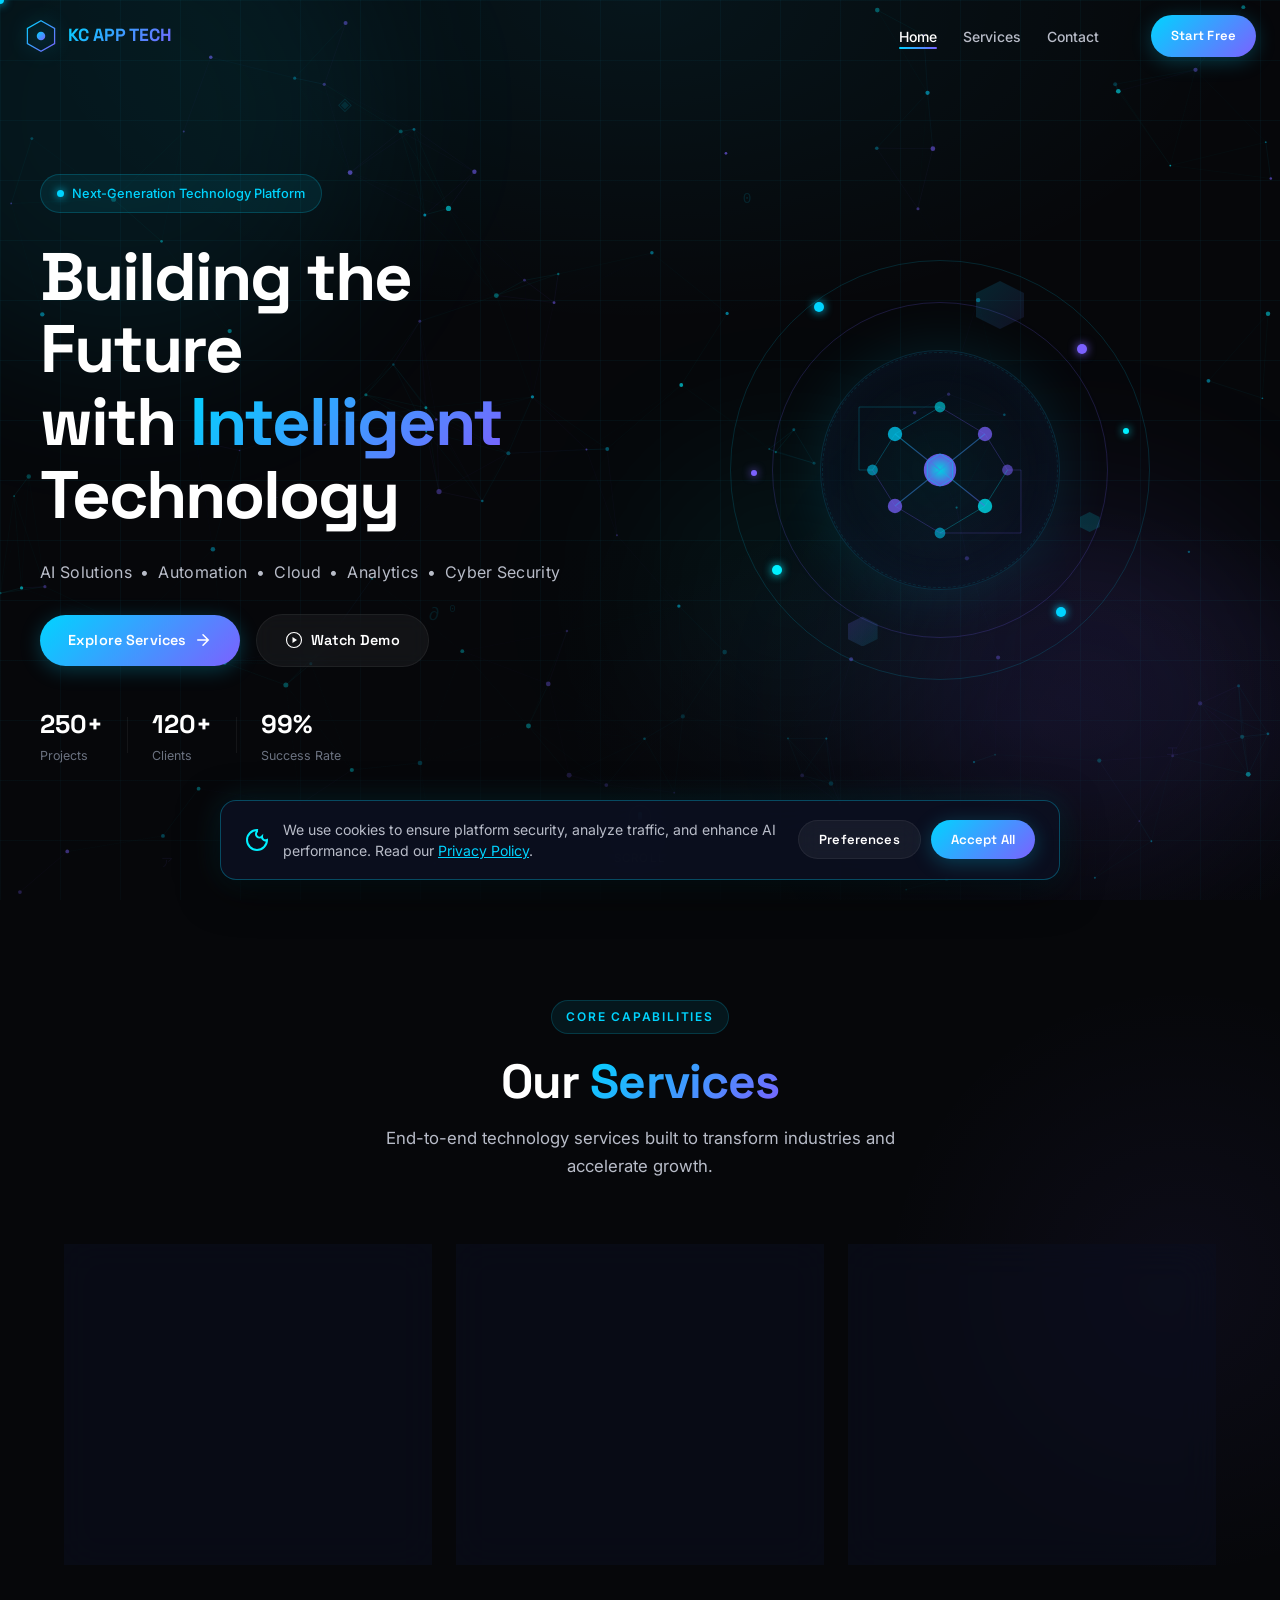
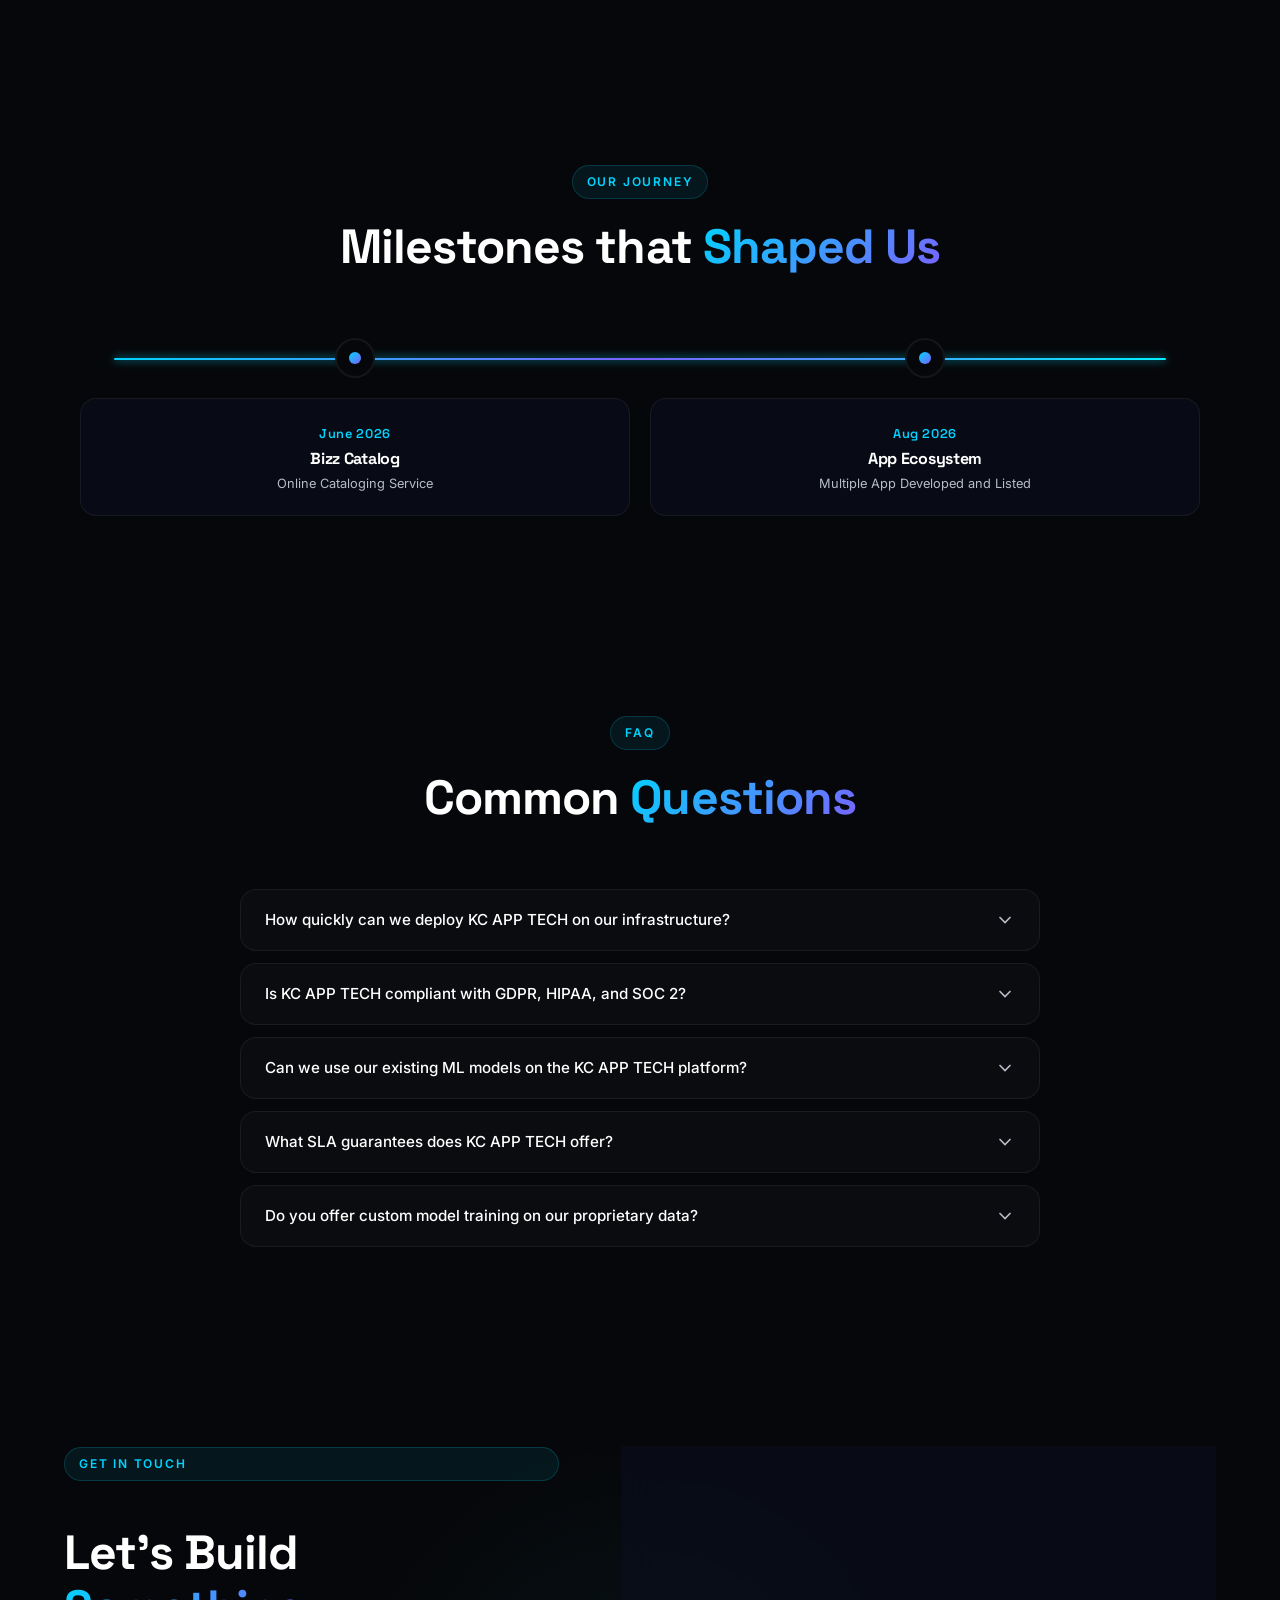
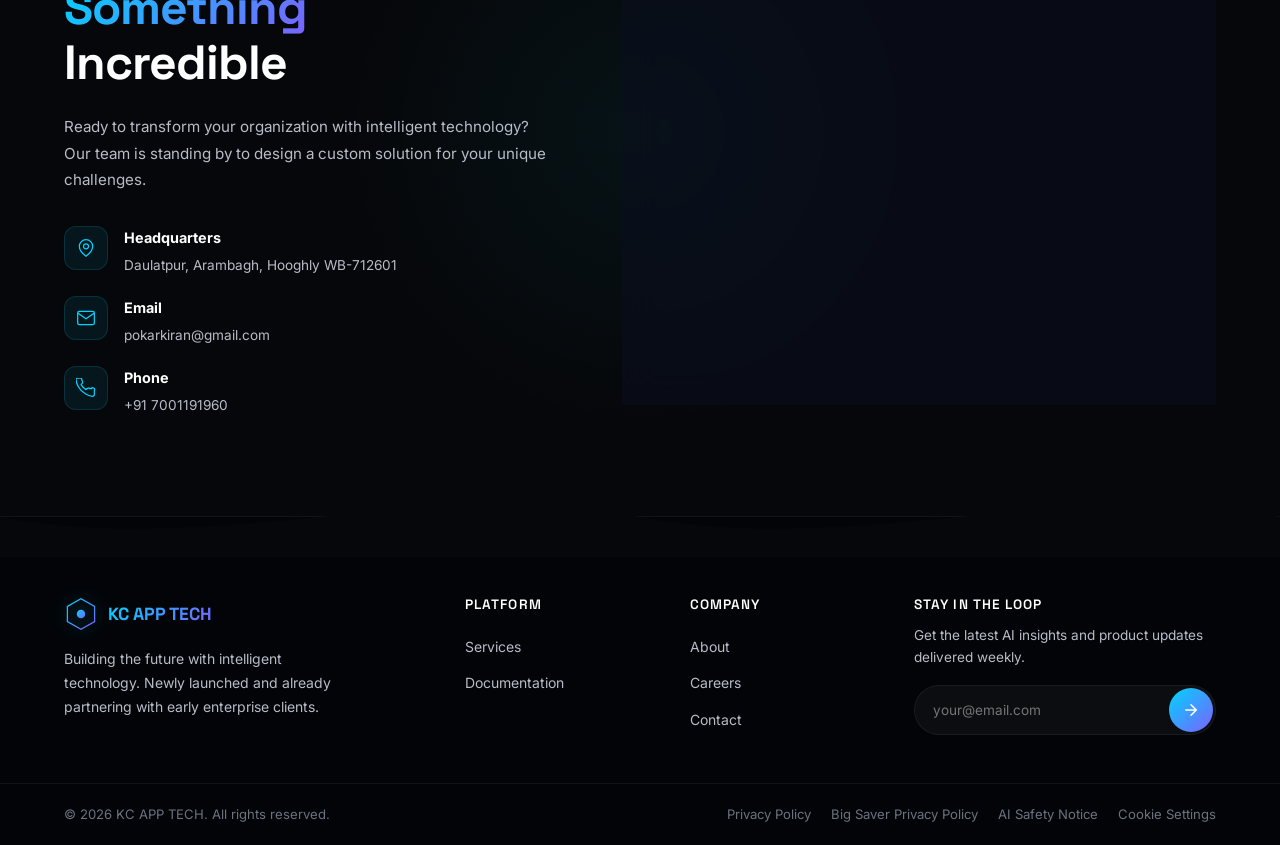
<file: index.html>
<!DOCTYPE html>
<html lang="en">

<head>
  <meta charset="UTF-8" />
  <meta name="viewport" content="width=device-width, initial-scale=1.0" />
  <meta name="description"
    content="KC APP TECH – Building the Future with Intelligent Technology. AI Solutions, Automation, Cloud, Analytics &amp; Cyber Security." />
  <meta name="theme-color" content="#06070A" />
  <title>KC APP TECH – Intelligent Technology Platform</title>

  <!-- Google Fonts -->
  <link rel="preconnect" href="https://fonts.googleapis.com" />
  <link rel="preconnect" href="https://fonts.gstatic.com" crossorigin />
  <link
    href="https://fonts.googleapis.com/css2?family=Space+Grotesk:wght@300;400;500;600;700&family=Inter:wght@300;400;500;600;700&display=swap"
    rel="stylesheet" />

  <!-- Main CSS -->
  <link rel="stylesheet" href="css/style.css" />
</head>

<body>

  <!-- ═══════════════════════════════════════════
       LOADING SCREEN
  ═══════════════════════════════════════════ -->
  <div id="loader" role="status" aria-label="Loading KC APP TECH">
    <div class="loader-inner">
      <div class="loader-logo">
        <svg viewBox="0 0 80 80" fill="none" xmlns="http://www.w3.org/2000/svg" aria-hidden="true">
          <path class="logo-path" d="M40 4 L72 22 L72 58 L40 76 L8 58 L8 22 Z" stroke="url(#lg1)" stroke-width="2"
            fill="none" />
          <path class="logo-path-inner" d="M40 16 L62 28 L62 52 L40 64 L18 52 L18 28 Z" stroke="url(#lg2)"
            stroke-width="1.5" fill="none" opacity="0.6" />
          <circle cx="40" cy="40" r="8" fill="url(#lg1)" opacity="0.9" />
          <defs>
            <linearGradient id="lg1" x1="0%" y1="0%" x2="100%" y2="100%">
              <stop offset="0%" stop-color="#00D4FF" />
              <stop offset="100%" stop-color="#7B61FF" />
            </linearGradient>
            <linearGradient id="lg2" x1="0%" y1="0%" x2="100%" y2="100%">
              <stop offset="0%" stop-color="#7B61FF" />
              <stop offset="100%" stop-color="#00F0FF" />
            </linearGradient>
          </defs>
        </svg>
        <span class="loader-brand">KC APP TECH</span>
      </div>
      <div class="loader-bar-wrap" role="progressbar" aria-valuenow="0" aria-valuemin="0" aria-valuemax="100">
        <div class="loader-bar" id="loaderBar"></div>
      </div>
      <p class="loader-text">Initializing Systems<span class="dots">...</span></p>
    </div>
  </div>

  <!-- ═══════════════════════════════════════════
       CURSOR EFFECTS
  ═══════════════════════════════════════════ -->
  <div class="cursor-dot" id="cursorDot" aria-hidden="true"></div>
  <div class="cursor-ring" id="cursorRing" aria-hidden="true"></div>

  <!-- ═══════════════════════════════════════════
       NAVIGATION
  ═══════════════════════════════════════════ -->
  <nav class="navbar" id="navbar" role="navigation" aria-label="Main navigation">
    <div class="nav-container">
      <a href="#home" class="nav-logo" aria-label="KC APP TECH Home">
        <svg viewBox="0 0 40 40" fill="none" aria-hidden="true">
          <path d="M20 2 L36 11 L36 29 L20 38 L4 29 L4 11 Z" stroke="url(#navLg)" stroke-width="1.5" fill="none" />
          <circle cx="20" cy="20" r="5" fill="url(#navLg)" />
          <defs>
            <linearGradient id="navLg" x1="0%" y1="0%" x2="100%" y2="100%">
              <stop offset="0%" stop-color="#00D4FF" />
              <stop offset="100%" stop-color="#7B61FF" />
            </linearGradient>
          </defs>
        </svg>
        <span>KC APP TECH</span>
      </a>

      <button class="nav-toggle" id="navToggle" aria-label="Toggle navigation menu" aria-expanded="false"
        aria-controls="navMenu">
        <span></span><span></span><span></span>
      </button>

      <ul class="nav-menu" id="navMenu" role="menubar">
        <li role="none"><a href="#home" role="menuitem" class="nav-link active">Home</a></li>
        <li role="none"><a href="#services" role="menuitem" class="nav-link">Services</a></li>
        <li role="none"><a href="#contact" role="menuitem" class="nav-link">Contact</a></li>
      </ul>

      <a href="#contact" class="btn btn-primary btn-sm nav-cta magnetic-btn" id="navCta">
        <span>Start Free</span>
        <div class="btn-glow"></div>
      </a>
    </div>
  </nav>

  <!-- ═══════════════════════════════════════════
       HERO SECTION
  ═══════════════════════════════════════════ -->
  <section class="hero" id="home" aria-label="Hero – Building the Future">
    <canvas class="hero-canvas" id="heroCanvas" aria-hidden="true"></canvas>

    <!-- Background layers -->
    <div class="hero-grid" aria-hidden="true"></div>
    <div class="hero-fog" aria-hidden="true"></div>
    <div class="hero-orb orb-1" aria-hidden="true"></div>
    <div class="hero-orb orb-2" aria-hidden="true"></div>
    <div class="hero-orb orb-3" aria-hidden="true"></div>

    <div class="hero-content reveal-up">
      <div class="hero-badge">
        <span class="badge-dot"></span>
        <span>Next-Generation Technology Platform</span>
      </div>

      <h1 class="hero-headline">
        Building the Future<br />
        with <span class="gradient-text">Intelligent</span><br />
        Technology
      </h1>

      <p class="hero-sub">
        AI Solutions &nbsp;•&nbsp; Automation &nbsp;•&nbsp; Cloud &nbsp;•&nbsp; Analytics &nbsp;•&nbsp; Cyber Security
      </p>

      <div class="hero-actions">
        <a href="#services" class="btn btn-primary magnetic-btn" aria-label="Explore Services">
          <span>Explore Services</span>
          <svg viewBox="0 0 24 24" fill="none" aria-hidden="true">
            <path d="M5 12h14M12 5l7 7-7 7" stroke="currentColor" stroke-width="2" stroke-linecap="round" />
          </svg>
          <div class="btn-glow"></div>
          <div class="btn-ripple" aria-hidden="true"></div>
        </a>
        <a href="#demo" class="btn btn-ghost magnetic-btn" aria-label="Watch Demo">
          <svg viewBox="0 0 24 24" fill="none" aria-hidden="true">
            <circle cx="12" cy="12" r="10" stroke="currentColor" stroke-width="1.5" />
            <path d="M10 8l6 4-6 4V8z" fill="currentColor" />
          </svg>
          <span>Watch Demo</span>
        </a>
      </div>

      <div class="hero-stats" aria-label="Key statistics">
        <div class="hero-stat">
          <strong>250+</strong><span>Projects</span>
        </div>
        <div class="hero-stat-divider" aria-hidden="true"></div>
        <div class="hero-stat">
          <strong>120+</strong><span>Clients</span>
        </div>
        <div class="hero-stat-divider" aria-hidden="true"></div>
        <div class="hero-stat">
          <strong>99%</strong><span>Success Rate</span>
        </div>
      </div>
    </div>

    <!-- Futuristic Illustration -->
    <div class="hero-illustration reveal-right" aria-hidden="true">
      <div class="illus-sphere">
        <div class="illus-ring ring-1"></div>
        <div class="illus-ring ring-2"></div>
        <div class="illus-ring ring-3"></div>
        <div class="illus-core">
          <svg viewBox="0 0 200 200" xmlns="http://www.w3.org/2000/svg">
            <!-- Neural network nodes -->
            <g opacity="0.9">
              <circle cx="100" cy="100" r="18" fill="url(#brain)" opacity="0.95" />
              <!-- Layer 1 -->
              <circle cx="50" cy="60" r="8" fill="#00D4FF" opacity="0.8" />
              <circle cx="150" cy="60" r="8" fill="#7B61FF" opacity="0.8" />
              <circle cx="50" cy="140" r="8" fill="#7B61FF" opacity="0.8" />
              <circle cx="150" cy="140" r="8" fill="#00F0FF" opacity="0.8" />
              <!-- Layer 2 -->
              <circle cx="25" cy="100" r="6" fill="#00D4FF" opacity="0.6" />
              <circle cx="175" cy="100" r="6" fill="#7B61FF" opacity="0.6" />
              <circle cx="100" cy="30" r="6" fill="#00F0FF" opacity="0.6" />
              <circle cx="100" cy="170" r="6" fill="#00D4FF" opacity="0.6" />
              <!-- Connections -->
              <line x1="100" y1="100" x2="50" y2="60" stroke="url(#conn)" stroke-width="1.2" opacity="0.5" />
              <line x1="100" y1="100" x2="150" y2="60" stroke="url(#conn)" stroke-width="1.2" opacity="0.5" />
              <line x1="100" y1="100" x2="50" y2="140" stroke="url(#conn)" stroke-width="1.2" opacity="0.5" />
              <line x1="100" y1="100" x2="150" y2="140" stroke="url(#conn)" stroke-width="1.2" opacity="0.5" />
              <line x1="50" y1="60" x2="25" y2="100" stroke="#00D4FF" stroke-width="0.8" opacity="0.4" />
              <line x1="50" y1="60" x2="100" y2="30" stroke="#00D4FF" stroke-width="0.8" opacity="0.4" />
              <line x1="150" y1="60" x2="175" y2="100" stroke="#7B61FF" stroke-width="0.8" opacity="0.4" />
              <line x1="150" y1="60" x2="100" y2="30" stroke="#7B61FF" stroke-width="0.8" opacity="0.4" />
              <line x1="50" y1="140" x2="25" y2="100" stroke="#7B61FF" stroke-width="0.8" opacity="0.4" />
              <line x1="50" y1="140" x2="100" y2="170" stroke="#7B61FF" stroke-width="0.8" opacity="0.4" />
              <line x1="150" y1="140" x2="175" y2="100" stroke="#00F0FF" stroke-width="0.8" opacity="0.4" />
              <line x1="150" y1="140" x2="100" y2="170" stroke="#00F0FF" stroke-width="0.8" opacity="0.4" />
              <!-- Hex pattern -->
              <polygon points="100,82 114,91 114,109 100,118 86,109 86,91" fill="none" stroke="#00D4FF" stroke-width="1"
                opacity="0.6" />
            </g>
            <!-- Circuit traces -->
            <path d="M25 100 L10 100 L10 30 L100 30" stroke="#00D4FF" stroke-width="0.8" fill="none" opacity="0.3" />
            <path d="M175 100 L190 100 L190 170 L100 170" stroke="#7B61FF" stroke-width="0.8" fill="none"
              opacity="0.3" />
            <defs>
              <radialGradient id="brain" cx="50%" cy="50%" r="50%">
                <stop offset="0%" stop-color="#00F0FF" />
                <stop offset="100%" stop-color="#7B61FF" />
              </radialGradient>
              <linearGradient id="conn" x1="0%" y1="0%" x2="100%" y2="100%">
                <stop offset="0%" stop-color="#00D4FF" />
                <stop offset="100%" stop-color="#7B61FF" />
              </linearGradient>
            </defs>
          </svg>
        </div>
        <!-- Floating data points -->
        <div class="data-point dp-1"></div>
        <div class="data-point dp-2"></div>
        <div class="data-point dp-3"></div>
        <div class="data-point dp-4"></div>
        <div class="data-point dp-5"></div>
        <div class="data-point dp-6"></div>
        <!-- Hexagons -->
        <div class="hex hex-1"></div>
        <div class="hex hex-2"></div>
        <div class="hex hex-3"></div>
      </div>
    </div>

    <!-- Scroll indicator -->
    <div class="scroll-indicator" aria-label="Scroll down">
      <div class="scroll-mouse">
        <div class="scroll-wheel"></div>
      </div>
      <span>Scroll</span>
    </div>
  </section>



  <!-- ═══════════════════════════════════════════
       SERVICES SECTION
  ═══════════════════════════════════════════ -->
  <section class="services" id="services" aria-labelledby="servicesTitle">
    <div class="section-bg-glow glow-right" aria-hidden="true"></div>
    <div class="container">
      <div class="section-header reveal-up">
        <span class="section-label">Core Capabilities</span>
        <h2 id="servicesTitle">Our <span class="gradient-text">Services</span></h2>
        <p>End-to-end technology services built to transform industries and accelerate growth.</p>
      </div>

      <div class="services-grid">

        <article class="service-card reveal-up" tabindex="0" aria-label="Website Development service">
          <div class="service-icon-wrap">
            <div class="service-icon">
              <svg viewBox="0 0 48 48" fill="none" aria-hidden="true">
                <rect x="4" y="8" width="40" height="30" rx="3" stroke="url(#si1)" stroke-width="2" fill="none" />
                <path d="M4 16h40" stroke="url(#si1)" stroke-width="1.5" />
                <circle cx="10" cy="12" r="2" fill="#00D4FF" opacity="0.8" />
                <circle cx="17" cy="12" r="2" fill="#7B61FF" opacity="0.8" />
                <circle cx="24" cy="12" r="2" fill="#00F0FF" opacity="0.8" />
                <path d="M12 24h8M12 30h14M28 24h8" stroke="#00D4FF" stroke-width="1.5" stroke-linecap="round"
                  opacity="0.7" />
                <path d="M20 38v4M16 42h16" stroke="url(#si1)" stroke-width="1.5" stroke-linecap="round" />
                <defs>
                  <linearGradient id="si1" x1="0%" y1="0%" x2="100%" y2="100%">
                    <stop offset="0%" stop-color="#00D4FF" />
                    <stop offset="100%" stop-color="#7B61FF" />
                  </linearGradient>
                </defs>
              </svg>
            </div>
          </div>
          <h3>Website Development</h3>
          <p>Stunning, high-performance websites crafted with modern frameworks — from landing pages to full-scale
            corporate portals, optimized for speed and SEO.</p>
          <a href="#contact" class="service-link">Learn more <svg viewBox="0 0 16 16" fill="none" aria-hidden="true">
              <path d="M3 8h10M8 3l5 5-5 5" stroke="currentColor" stroke-width="1.5" stroke-linecap="round" />
            </svg></a>
          <div class="card-glow" aria-hidden="true"></div>
        </article>

        <article class="service-card reveal-up" tabindex="0" aria-label="Mobile App Development service">
          <div class="service-icon-wrap">
            <div class="service-icon">
              <svg viewBox="0 0 48 48" fill="none" aria-hidden="true">
                <rect x="13" y="4" width="22" height="40" rx="4" stroke="url(#si2)" stroke-width="2" fill="none" />
                <path d="M13 12h22M13 36h22" stroke="url(#si2)" stroke-width="1.5" opacity="0.6" />
                <circle cx="24" cy="40" r="2" fill="#7B61FF" opacity="0.8" />
                <rect x="19" y="7" width="10" height="2" rx="1" fill="#00D4FF" opacity="0.6" />
                <path d="M18 20h12M18 25h8M18 30h10" stroke="#00F0FF" stroke-width="1.5" stroke-linecap="round"
                  opacity="0.7" />
                <defs>
                  <linearGradient id="si2" x1="0%" y1="0%" x2="100%" y2="100%">
                    <stop offset="0%" stop-color="#7B61FF" />
                    <stop offset="100%" stop-color="#00F0FF" />
                  </linearGradient>
                </defs>
              </svg>
            </div>
          </div>
          <h3>Mobile App Development</h3>
          <p>Native and cross-platform mobile apps for iOS and Android — intuitive UX, blazing performance, and seamless
            integration with your existing systems.</p>
          <a href="#contact" class="service-link">Learn more <svg viewBox="0 0 16 16" fill="none" aria-hidden="true">
              <path d="M3 8h10M8 3l5 5-5 5" stroke="currentColor" stroke-width="1.5" stroke-linecap="round" />
            </svg></a>
          <div class="card-glow" aria-hidden="true"></div>
        </article>

        <article class="service-card reveal-up" tabindex="0" aria-label="Web Based App Development service">
          <div class="service-icon-wrap">
            <div class="service-icon">
              <svg viewBox="0 0 48 48" fill="none" aria-hidden="true">
                <circle cx="24" cy="24" r="18" stroke="url(#si3)" stroke-width="2" fill="none" />
                <path d="M6 24h36" stroke="url(#si3)" stroke-width="1.5" stroke-linecap="round" opacity="0.6" />
                <ellipse cx="24" cy="24" rx="8" ry="18" stroke="#00D4FF" stroke-width="1.5" fill="none" opacity="0.6" />
                <path d="M10 14c3.5 2 8.5 3 14 3s10.5-1 14-3" stroke="#7B61FF" stroke-width="1.2" fill="none"
                  opacity="0.6" />
                <path d="M10 34c3.5-2 8.5-3 14-3s10.5 1 14 3" stroke="#7B61FF" stroke-width="1.2" fill="none"
                  opacity="0.6" />
                <circle cx="24" cy="24" r="4" fill="url(#si3)" opacity="0.9" />
                <defs>
                  <linearGradient id="si3" x1="0%" y1="0%" x2="100%" y2="100%">
                    <stop offset="0%" stop-color="#00D4FF" />
                    <stop offset="100%" stop-color="#00F0FF" />
                  </linearGradient>
                </defs>
              </svg>
            </div>
          </div>
          <h3>Web Based App</h3>
          <p>Powerful browser-based applications — SaaS dashboards, enterprise tools, and real-time platforms built with
            modern web technologies, accessible from any device.</p>
          <a href="#contact" class="service-link">Learn more <svg viewBox="0 0 16 16" fill="none" aria-hidden="true">
              <path d="M3 8h10M8 3l5 5-5 5" stroke="currentColor" stroke-width="1.5" stroke-linecap="round" />
            </svg></a>
          <div class="card-glow" aria-hidden="true"></div>
        </article>

      </div>
    </div>
  </section>



  <!-- ═══════════════════════════════════════════
       TIMELINE
  ═══════════════════════════════════════════ -->
  <section class="timeline" id="timeline" aria-labelledby="timelineTitle">
    <div class="container">
      <div class="section-header reveal-up">
        <span class="section-label">Our Journey</span>
        <h2 id="timelineTitle">Milestones that <span class="gradient-text">Shaped Us</span></h2>
      </div>
      <div class="timeline-track" role="list">
        <div class="timeline-line" aria-hidden="true">
          <div class="timeline-line-fill" id="timelineFill"></div>
        </div>
        <div class="timeline-items">

          <div class="timeline-item reveal-up" role="listitem" tabindex="0">
            <div class="t-dot"></div>
            <div class="t-card">
              <span class="t-year">June 2026</span>
              <h3>Bizz Catalog</h3>
              <p>Online Cataloging Service</p>
            </div>
          </div>

          <div class="timeline-item reveal-up" role="listitem" tabindex="0">
            <div class="t-dot"></div>
            <div class="t-card">
              <span class="t-year">Aug 2026</span>
              <h3>App Ecosystem</h3>
              <p>Multiple App Developed and Listed</p>
            </div>
          </div>

        </div>
      </div>
    </div>
  </section>

  <!-- ═══════════════════════════════════════════
       FAQ SECTION
  ═══════════════════════════════════════════ -->
  <section class="faq" id="faq" aria-labelledby="faqTitle">
    <div class="container">
      <div class="section-header reveal-up">
        <span class="section-label">FAQ</span>
        <h2 id="faqTitle">Common <span class="gradient-text">Questions</span></h2>
      </div>
      <div class="faq-list reveal-up" role="list">

        <div class="faq-item" role="listitem">
          <button class="faq-question" aria-expanded="false" aria-controls="faq-1">
            How quickly can we deploy KC APP TECH on our infrastructure?
            <svg class="faq-chevron" viewBox="0 0 24 24" fill="none" aria-hidden="true">
              <path d="M6 9l6 6 6-6" stroke="currentColor" stroke-width="2" stroke-linecap="round" />
            </svg>
          </button>
          <div class="faq-answer" id="faq-1" role="region">
            <p>Most teams are fully deployed within 48 hours. Our onboarding team provides dedicated support through
              every step — from initial configuration to your first production model going live.</p>
          </div>
        </div>

        <div class="faq-item" role="listitem">
          <button class="faq-question" aria-expanded="false" aria-controls="faq-2">
            Is KC APP TECH compliant with GDPR, HIPAA, and SOC 2?
            <svg class="faq-chevron" viewBox="0 0 24 24" fill="none" aria-hidden="true">
              <path d="M6 9l6 6 6-6" stroke="currentColor" stroke-width="2" stroke-linecap="round" />
            </svg>
          </button>
          <div class="faq-answer" id="faq-2" role="region">
            <p>Yes. KC APP TECH is SOC 2 Type II certified and GDPR/HIPAA compliant out of the box. All data is
              encrypted at
              rest and in transit, and we offer data residency options in the US, EU, and APAC regions.</p>
          </div>
        </div>

        <div class="faq-item" role="listitem">
          <button class="faq-question" aria-expanded="false" aria-controls="faq-3">
            Can we use our existing ML models on the KC APP TECH platform?
            <svg class="faq-chevron" viewBox="0 0 24 24" fill="none" aria-hidden="true">
              <path d="M6 9l6 6 6-6" stroke="currentColor" stroke-width="2" stroke-linecap="round" />
            </svg>
          </button>
          <div class="faq-answer" id="faq-3" role="region">
            <p>Absolutely. KC APP TECH supports all major frameworks including TensorFlow, PyTorch, scikit-learn,
              XGBoost,
              and ONNX. You can import existing models via CLI, API, or our visual import wizard.</p>
          </div>
        </div>

        <div class="faq-item" role="listitem">
          <button class="faq-question" aria-expanded="false" aria-controls="faq-4">
            What SLA guarantees does KC APP TECH offer?
            <svg class="faq-chevron" viewBox="0 0 24 24" fill="none" aria-hidden="true">
              <path d="M6 9l6 6 6-6" stroke="currentColor" stroke-width="2" stroke-linecap="round" />
            </svg>
          </button>
          <div class="faq-answer" id="faq-4" role="region">
            <p>Enterprise customers receive a 99.99% uptime SLA with financial guarantees. Our multi-region
              active-active architecture ensures maximum resilience, with automated failover completing in under 30
              seconds.</p>
          </div>
        </div>

        <div class="faq-item" role="listitem">
          <button class="faq-question" aria-expanded="false" aria-controls="faq-5">
            Do you offer custom model training on our proprietary data?
            <svg class="faq-chevron" viewBox="0 0 24 24" fill="none" aria-hidden="true">
              <path d="M6 9l6 6 6-6" stroke="currentColor" stroke-width="2" stroke-linecap="round" />
            </svg>
          </button>
          <div class="faq-answer" id="faq-5" role="region">
            <p>Yes. Our AutoML and fine-tuning suite supports training custom models on your data within KC APP TECH's
              secure, isolated compute environments. Your data never leaves your tenant's boundaries.</p>
          </div>
        </div>

      </div>
    </div>
  </section>

  <!-- ═══════════════════════════════════════════
       CONTACT SECTION
  ═══════════════════════════════════════════ -->
  <section class="contact" id="contact" aria-labelledby="contactTitle">
    <div class="section-bg-glow glow-center" aria-hidden="true"></div>
    <div class="container">
      <div class="contact-grid">
        <div class="contact-info reveal-left">
          <span class="section-label">Get in Touch</span>
          <h2 id="contactTitle">Let's Build<br /><span class="gradient-text">Something</span><br />Incredible</h2>
          <p>Ready to transform your organization with intelligent technology? Our team is standing by to design a
            custom solution for your unique challenges.</p>
          <div class="contact-details">
            <div class="contact-item">
              <div class="contact-icon"><svg viewBox="0 0 24 24" fill="none" aria-hidden="true">
                  <path d="M20 10c0 6-8 12-8 12S4 16 4 10a8 8 0 0116 0z" stroke="currentColor" stroke-width="1.5" />
                  <circle cx="12" cy="10" r="3" stroke="currentColor" stroke-width="1.5" />
                </svg></div>
              <div><strong>Headquarters</strong><span>Daulatpur, Arambagh, Hooghly WB-712601</span></div>
            </div>
            <div class="contact-item">
              <div class="contact-icon"><svg viewBox="0 0 24 24" fill="none" aria-hidden="true">
                  <path d="M4 4h16c1.1 0 2 .9 2 2v12c0 1.1-.9 2-2 2H4c-1.1 0-2-.9-2-2V6c0-1.1.9-2 2-2z"
                    stroke="currentColor" stroke-width="1.5" />
                  <path d="M22 6l-10 7L2 6" stroke="currentColor" stroke-width="1.5" />
                </svg></div>
              <div><strong>Email</strong><span>pokarkiran@gmail.com</span></div>
            </div>
            <div class="contact-item">
              <div class="contact-icon"><svg viewBox="0 0 24 24" fill="none" aria-hidden="true">
                  <path
                    d="M22 16.92v3a2 2 0 01-2.18 2 19.79 19.79 0 01-8.63-3.07A19.5 19.5 0 013.07 10.8a19.79 19.79 0 01-3.07-8.68A2 2 0 012 0h3a2 2 0 012 1.72c.127.96.361 1.903.7 2.81a2 2 0 01-.45 2.11L6.09 7.91a16 16 0 006 6l1.27-1.27a2 2 0 012.11-.45c.907.339 1.85.573 2.81.7A2 2 0 0122 14.92v2z"
                    stroke="currentColor" stroke-width="1.5" />
                </svg></div>
              <div><strong>Phone</strong><span>+91 7001191960</span></div>
            </div>
          </div>
        </div>

        <div class="contact-form-wrap reveal-right">
          <form class="contact-form" id="contactForm" novalidate aria-label="Contact form">
            <div class="form-group">
              <input type="text" id="formName" name="name" required autocomplete="name" aria-required="true"
                placeholder=" " />
              <label for="formName">Full Name</label>
              <div class="form-focus-line" aria-hidden="true"></div>
            </div>
            <div class="form-group">
              <input type="email" id="formEmail" name="email" required autocomplete="email" aria-required="true"
                placeholder=" " />
              <label for="formEmail">Email Address</label>
              <div class="form-focus-line" aria-hidden="true"></div>
            </div>
            <div class="form-group">
              <input type="text" id="formCompany" name="company" autocomplete="organization" placeholder=" " />
              <label for="formCompany">Company</label>
              <div class="form-focus-line" aria-hidden="true"></div>
            </div>
            <div class="form-group form-group--select">
              <select id="formService" name="service" aria-label="Select a service">
                <option value="">Select a Service</option>
                <option value="website">Website Development</option>
                <option value="mobile">Mobile App Development</option>
                <option value="webapp">Web Based App</option>
              </select>
              <svg class="select-chevron" viewBox="0 0 24 24" fill="none" aria-hidden="true">
                <path d="M6 9l6 6 6-6" stroke="currentColor" stroke-width="2" stroke-linecap="round" />
              </svg>
            </div>
            <div class="form-group">
              <textarea id="formMessage" name="message" rows="4" required aria-required="true"
                placeholder=" "></textarea>
              <label for="formMessage">Your Message</label>
              <div class="form-focus-line" aria-hidden="true"></div>
            </div>
            <button type="submit" class="btn btn-primary w-full magnetic-btn" id="submitBtn" aria-label="Send message">
              <span>Send Message</span>
              <svg viewBox="0 0 24 24" fill="none" aria-hidden="true">
                <path d="M22 2L11 13M22 2l-7 20-4-9-9-4 20-7z" stroke="currentColor" stroke-width="1.5"
                  stroke-linecap="round" stroke-linejoin="round" />
              </svg>
              <div class="btn-glow"></div>
            </button>
            <p class="form-success" id="formSuccess" role="status" aria-live="polite"></p>
          </form>
        </div>
      </div>
    </div>
  </section>

  <!-- ═══════════════════════════════════════════
       FOOTER
  ═══════════════════════════════════════════ -->
  <footer class="footer" role="contentinfo">
    <div class="footer-wave" aria-hidden="true">
      <svg viewBox="0 0 1440 80" preserveAspectRatio="none">
        <path d="M0,40 C240,80 480,0 720,40 C960,80 1200,0 1440,40 L1440,80 L0,80 Z" fill="#06070A" />
      </svg>
    </div>
    <div class="footer-top">
      <div class="container">
        <div class="footer-grid">
          <div class="footer-brand">
            <a href="#home" class="nav-logo" aria-label="KC APP TECH">
              <svg viewBox="0 0 40 40" fill="none" aria-hidden="true">
                <path d="M20 2 L36 11 L36 29 L20 38 L4 29 L4 11 Z" stroke="url(#footLg)" stroke-width="1.5"
                  fill="none" />
                <circle cx="20" cy="20" r="5" fill="url(#footLg)" />
                <defs>
                  <linearGradient id="footLg" x1="0%" y1="0%" x2="100%" y2="100%">
                    <stop offset="0%" stop-color="#00D4FF" />
                    <stop offset="100%" stop-color="#7B61FF" />
                  </linearGradient>
                </defs>
              </svg>
              <span>KC APP TECH</span>
            </a>
            <p>Building the future with intelligent technology. Newly launched and already partnering with early enterprise clients.</p>
          </div>
          <div class="footer-links-col">
            <h4>Platform</h4>
            <ul>
              <li><a href="#services">Services</a></li>
              <li><a href="#">Documentation</a></li>
            </ul>
          </div>
          <div class="footer-links-col">
            <h4>Company</h4>
            <ul>

              <li><a href="#timeline">About</a></li>
              <li><a href="#">Careers</a></li>
              <li><a href="#contact">Contact</a></li>
            </ul>
          </div>
          <div class="footer-newsletter">
            <h4>Stay in the loop</h4>
            <p>Get the latest AI insights and product updates delivered weekly.</p>
            <form class="newsletter-form" aria-label="Newsletter signup" novalidate>
              <div class="newsletter-input-wrap">
                <input type="email" placeholder="your@email.com" aria-label="Email address for newsletter"
                  autocomplete="email" />
                <button type="submit" aria-label="Subscribe to newsletter">
                  <svg viewBox="0 0 24 24" fill="none" aria-hidden="true">
                    <path d="M5 12h14M12 5l7 7-7 7" stroke="currentColor" stroke-width="2" stroke-linecap="round" />
                  </svg>
                </button>
              </div>
            </form>
          </div>
        </div>
      </div>
    </div>
    <div class="footer-bottom">
      <div class="container">
        <p>© 2026 KC APP TECH. All rights reserved.</p>
        <div class="footer-legal">
          <a href="privacy.html">Privacy Policy</a>
          <a href="privacy-bigsaver.html">Big Saver Privacy Policy</a>
          <a href="privacy.html#section-ai-policy">AI Safety Notice</a>
          <a href="privacy.html#section-cookies">Cookie Settings</a>
        </div>
      </div>
    </div>
  </footer>

  <!-- Cookie Consent Banner -->
  <div class="cookie-banner" id="cookieBanner" role="region" aria-label="Cookie Consent">
    <div class="cookie-banner-inner">
      <div class="cookie-banner-text">
        <svg viewBox="0 0 24 24" fill="none" stroke="currentColor" stroke-width="2" aria-hidden="true">
          <path d="M12 2a10 10 0 1010 10 3.5 3.5 0 01-5-3.5 3.5 3.5 0 01-5-5A3.5 3.5 0 0112 2z" />
        </svg>
        <p>We use cookies to ensure platform security, analyze traffic, and enhance AI performance. Read our <a
            href="privacy.html">Privacy Policy</a>.</p>
      </div>
      <div class="cookie-banner-actions">
        <button class="btn btn-ghost btn-sm" id="btnCookieCustomize"
          onclick="window.location.href='privacy.html#section-cookies'">Preferences</button>
        <button class="btn btn-primary btn-sm" id="btnCookieAccept">Accept All</button>
      </div>
    </div>
  </div>

  <!-- Back to Top -->
  <button class="back-to-top" id="backToTop" aria-label="Back to top">
    <svg viewBox="0 0 24 24" fill="none" aria-hidden="true">
      <path d="M18 15l-6-6-6 6" stroke="currentColor" stroke-width="2" stroke-linecap="round" />
    </svg>
  </button>

  <!-- Main JS -->
  <script src="js/main.js" defer></script>
</body>

</html>
</file>
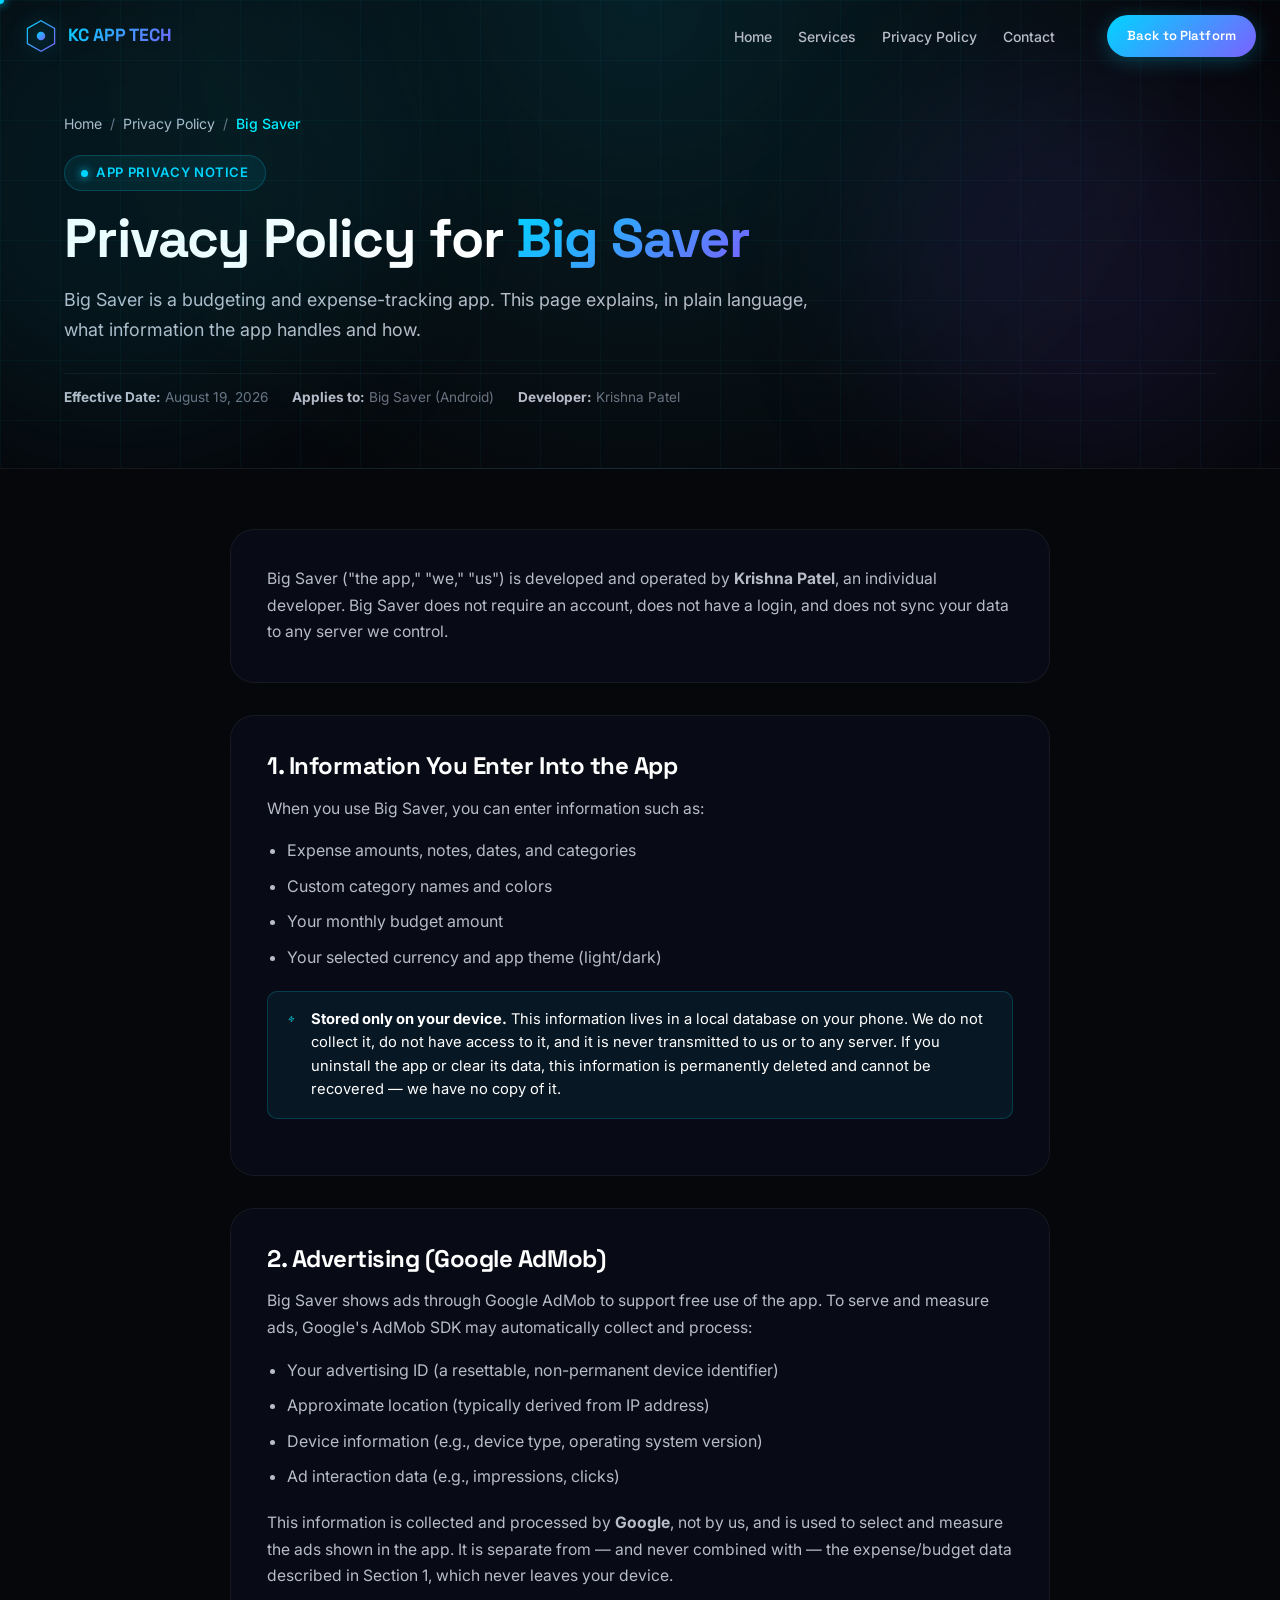
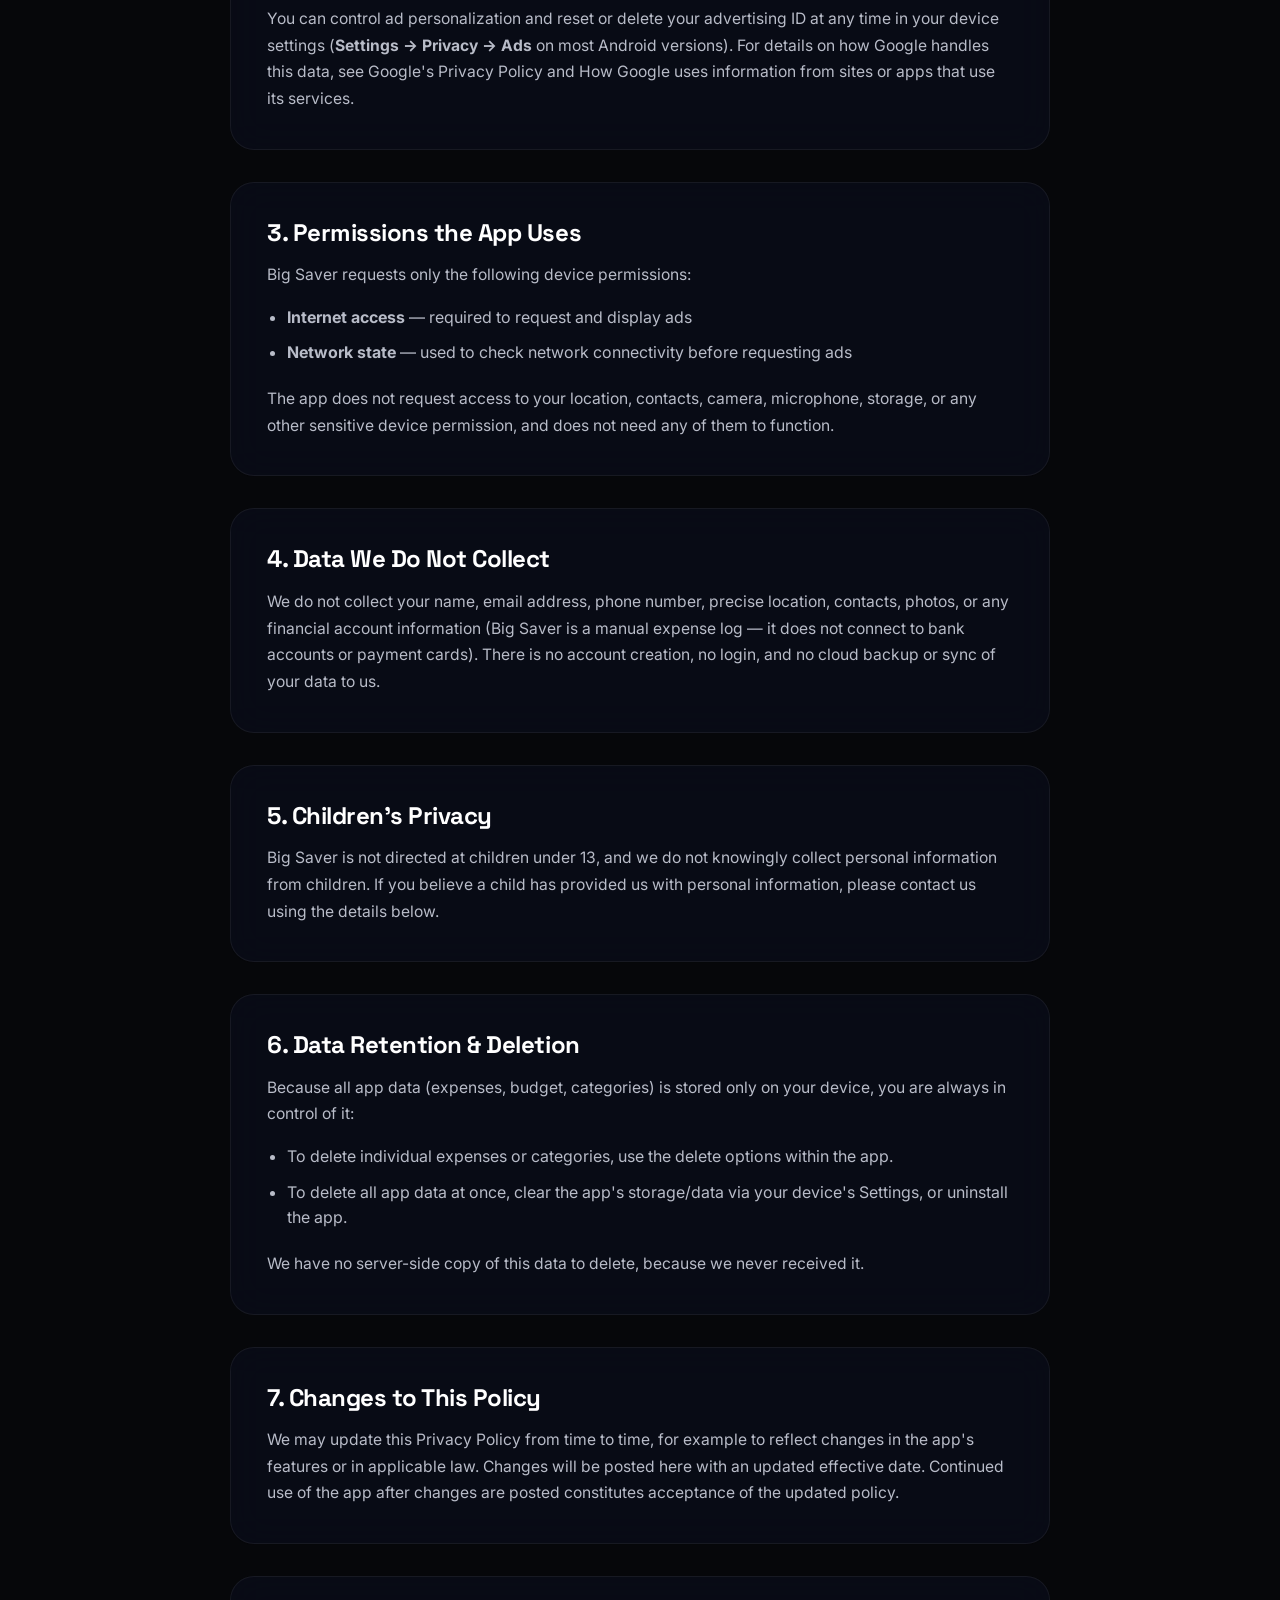
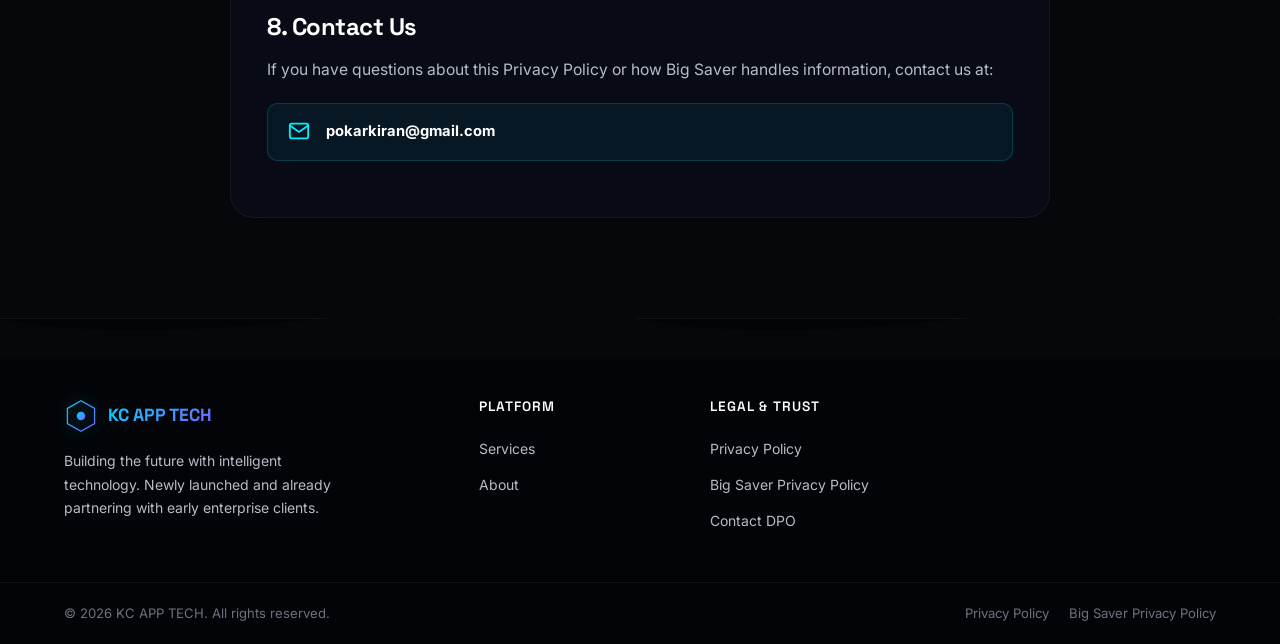
<file: privacy-bigsaver.html>
<!DOCTYPE html>
<html lang="en">

<head>
  <meta charset="UTF-8" />
  <meta name="viewport" content="width=device-width, initial-scale=1.0" />
  <meta name="description"
    content="Privacy Policy for Big Saver – the expense tracking app by KC APP TECH. Learn what information the app handles and how." />
  <meta name="theme-color" content="#06070A" />
  <title>Big Saver Privacy Policy – KC APP TECH</title>

  <!-- Google Fonts -->
  <link rel="preconnect" href="https://fonts.googleapis.com" />
  <link rel="preconnect" href="https://fonts.gstatic.com" crossorigin />
  <link
    href="https://fonts.googleapis.com/css2?family=Space+Grotesk:wght@300;400;500;600;700&family=Inter:wght@300;400;500;600;700&display=swap"
    rel="stylesheet" />

  <!-- Main CSS -->
  <link rel="stylesheet" href="css/style.css" />
</head>

<body class="privacy-page">

  <!-- ═══════════════════════════════════════════
       CURSOR EFFECTS
  ═══════════════════════════════════════════ -->
  <div class="cursor-dot" id="cursorDot" aria-hidden="true"></div>
  <div class="cursor-ring" id="cursorRing" aria-hidden="true"></div>

  <!-- ═══════════════════════════════════════════
       NAVIGATION
  ═══════════════════════════════════════════ -->
  <nav class="navbar scrolled" id="navbar" role="navigation" aria-label="Main navigation">
    <div class="nav-container">
      <a href="index.html" class="nav-logo" aria-label="KC APP TECH Home">
        <svg viewBox="0 0 40 40" fill="none" aria-hidden="true">
          <path d="M20 2 L36 11 L36 29 L20 38 L4 29 L4 11 Z" stroke="url(#navLg)" stroke-width="1.5" fill="none" />
          <circle cx="20" cy="20" r="5" fill="url(#navLg)" />
          <defs>
            <linearGradient id="navLg" x1="0%" y1="0%" x2="100%" y2="100%">
              <stop offset="0%" stop-color="#00D4FF" />
              <stop offset="100%" stop-color="#7B61FF" />
            </linearGradient>
          </defs>
        </svg>
        <span>KC APP TECH</span>
      </a>

      <button class="nav-toggle" id="navToggle" aria-label="Toggle navigation menu" aria-expanded="false"
        aria-controls="navMenu">
        <span></span><span></span><span></span>
      </button>

      <ul class="nav-menu" id="navMenu" role="menubar">
        <li role="none"><a href="index.html#home" role="menuitem" class="nav-link">Home</a></li>
        <li role="none"><a href="index.html#services" role="menuitem" class="nav-link">Services</a></li>
        <li role="none"><a href="privacy.html" role="menuitem" class="nav-link">Privacy Policy</a></li>
        <li role="none"><a href="index.html#contact" role="menuitem" class="nav-link">Contact</a></li>
      </ul>

      <a href="index.html" class="btn btn-primary btn-sm nav-cta magnetic-btn" id="navCta">
        <span>Back to Platform</span>
        <div class="btn-glow"></div>
      </a>
    </div>
  </nav>

  <!-- ═══════════════════════════════════════════
       PRIVACY HERO HEADER
  ═══════════════════════════════════════════ -->
  <header class="privacy-hero" aria-label="Big Saver Privacy Policy Header">
    <div class="hero-grid" aria-hidden="true"></div>
    <div class="hero-orb orb-1" aria-hidden="true"></div>
    <div class="hero-orb orb-2" aria-hidden="true"></div>

    <div class="container">
      <div class="privacy-hero-inner">
        <div class="breadcrumbs">
          <a href="index.html">Home</a> &nbsp;/&nbsp; <a href="privacy.html">Privacy Policy</a> &nbsp;/&nbsp;
          <span class="current">Big Saver</span>
        </div>

        <div class="privacy-hero-badge">
          <span class="badge-dot"></span>
          <span>App Privacy Notice</span>
        </div>

        <h1 class="privacy-title">
          Privacy Policy for <span class="gradient-text">Big Saver</span>
        </h1>

        <p class="privacy-subtitle">
          Big Saver is a budgeting and expense-tracking app. This page explains, in plain language, what information the app handles and how.
        </p>

        <div class="privacy-meta-bar">
          <div><strong>Effective Date:</strong> August 19, 2026</div>
          <div><strong>Applies to:</strong> Big Saver (Android)</div>
          <div><strong>Developer:</strong> Krishna Patel</div>
        </div>

      </div>
    </div>
  </header>

  <!-- ═══════════════════════════════════════════
       MAIN CONTENT
  ═══════════════════════════════════════════ -->
  <main class="privacy-main">
    <div class="container">
      <article class="privacy-content privacy-content--single" id="privacyContent">

        <section class="privacy-card">
          <p>
            Big Saver ("the app," "we," "us") is developed and operated by <strong>Krishna Patel</strong>, an individual developer. Big Saver does not require an account, does not have a login, and does not sync your data to any server we control.
          </p>
        </section>

        <!-- 1. INFORMATION YOU ENTER -->
        <section class="privacy-card" id="section-collection">
          <h2>1. Information You Enter Into the App</h2>
          <p>When you use Big Saver, you can enter information such as:</p>
          <ul>
            <li>Expense amounts, notes, dates, and categories</li>
            <li>Custom category names and colors</li>
            <li>Your monthly budget amount</li>
            <li>Your selected currency and app theme (light/dark)</li>
          </ul>
          <div class="callout callout-cyan">
            <div class="callout-icon">
              <svg viewBox="0 0 24 24" fill="none" stroke="currentColor" stroke-width="2"><path d="M13 2L3 14h9l-1 8 10-12h-9l1-8z"/></svg>
            </div>
            <div class="callout-text">
              <strong>Stored only on your device.</strong> This information lives in a local database on your phone. We do not collect it, do not have access to it, and it is never transmitted to us or to any server. If you uninstall the app or clear its data, this information is permanently deleted and cannot be recovered — we have no copy of it.
            </div>
          </div>
        </section>

        <!-- 2. ADVERTISING -->
        <section class="privacy-card" id="section-ads">
          <h2>2. Advertising (Google AdMob)</h2>
          <p>Big Saver shows ads through Google AdMob to support free use of the app. To serve and measure ads, Google's AdMob SDK may automatically collect and process:</p>
          <ul>
            <li>Your advertising ID (a resettable, non-permanent device identifier)</li>
            <li>Approximate location (typically derived from IP address)</li>
            <li>Device information (e.g., device type, operating system version)</li>
            <li>Ad interaction data (e.g., impressions, clicks)</li>
          </ul>
          <p>This information is collected and processed by <strong>Google</strong>, not by us, and is used to select and measure the ads shown in the app. It is separate from — and never combined with — the expense/budget data described in Section 1, which never leaves your device.</p>
          <p>You can control ad personalization and reset or delete your advertising ID at any time in your device settings (<strong>Settings → Privacy → Ads</strong> on most Android versions). For details on how Google handles this data, see <a href="https://policies.google.com/privacy" target="_blank" rel="noopener">Google's Privacy Policy</a> and <a href="https://policies.google.com/technologies/partner-sites" target="_blank" rel="noopener">How Google uses information from sites or apps that use its services</a>.</p>
        </section>

        <!-- 3. PERMISSIONS -->
        <section class="privacy-card" id="section-permissions">
          <h2>3. Permissions the App Uses</h2>
          <p>Big Saver requests only the following device permissions:</p>
          <ul>
            <li><strong>Internet access</strong> — required to request and display ads</li>
            <li><strong>Network state</strong> — used to check network connectivity before requesting ads</li>
          </ul>
          <p>The app does not request access to your location, contacts, camera, microphone, storage, or any other sensitive device permission, and does not need any of them to function.</p>
        </section>

        <!-- 4. DATA NOT COLLECTED -->
        <section class="privacy-card" id="section-not-collected">
          <h2>4. Data We Do Not Collect</h2>
          <p>We do not collect your name, email address, phone number, precise location, contacts, photos, or any financial account information (Big Saver is a manual expense log — it does not connect to bank accounts or payment cards). There is no account creation, no login, and no cloud backup or sync of your data to us.</p>
        </section>

        <!-- 5. CHILDREN'S PRIVACY -->
        <section class="privacy-card" id="section-children">
          <h2>5. Children's Privacy</h2>
          <p>Big Saver is not directed at children under 13, and we do not knowingly collect personal information from children. If you believe a child has provided us with personal information, please contact us using the details below.</p>
        </section>

        <!-- 6. RETENTION & DELETION -->
        <section class="privacy-card" id="section-retention">
          <h2>6. Data Retention &amp; Deletion</h2>
          <p>Because all app data (expenses, budget, categories) is stored only on your device, you are always in control of it:</p>
          <ul>
            <li>To delete individual expenses or categories, use the delete options within the app.</li>
            <li>To delete all app data at once, clear the app's storage/data via your device's Settings, or uninstall the app.</li>
          </ul>
          <p>We have no server-side copy of this data to delete, because we never received it.</p>
        </section>

        <!-- 7. CHANGES -->
        <section class="privacy-card" id="section-changes">
          <h2>7. Changes to This Policy</h2>
          <p>We may update this Privacy Policy from time to time, for example to reflect changes in the app's features or in applicable law. Changes will be posted here with an updated effective date. Continued use of the app after changes are posted constitutes acceptance of the updated policy.</p>
        </section>

        <!-- 8. CONTACT -->
        <section class="privacy-card" id="section-contact">
          <h2>8. Contact Us</h2>
          <p>If you have questions about this Privacy Policy or how Big Saver handles information, contact us at:</p>
          <div class="callout callout-cyan">
            <div class="callout-icon">
              <svg viewBox="0 0 24 24" fill="none" stroke="currentColor" stroke-width="2"><path d="M4 4h16c1.1 0 2 .9 2 2v12c0 1.1-.9 2-2 2H4c-1.1 0-2-.9-2-2V6c0-1.1.9-2 2-2z"/><path d="M22 6l-10 7L2 6"/></svg>
            </div>
            <div class="callout-text">
              <strong><a href="mailto:pokarkiran@gmail.com">pokarkiran@gmail.com</a></strong>
            </div>
          </div>
        </section>

      </article>
    </div>
  </main>

  <!-- ═══════════════════════════════════════════
       FOOTER
  ═══════════════════════════════════════════ -->
  <footer class="footer" role="contentinfo">
    <div class="footer-wave" aria-hidden="true">
      <svg viewBox="0 0 1440 80" preserveAspectRatio="none">
        <path d="M0,40 C240,80 480,0 720,40 C960,80 1200,0 1440,40 L1440,80 L0,80 Z" fill="#06070A" />
      </svg>
    </div>
    <div class="footer-top">
      <div class="container">
        <div class="footer-grid">
          <div class="footer-brand">
            <a href="index.html" class="nav-logo" aria-label="KC APP TECH">
              <svg viewBox="0 0 40 40" fill="none" aria-hidden="true">
                <path d="M20 2 L36 11 L36 29 L20 38 L4 29 L4 11 Z" stroke="url(#footLg)" stroke-width="1.5"
                  fill="none" />
                <circle cx="20" cy="20" r="5" fill="url(#footLg)" />
                <defs>
                  <linearGradient id="footLg" x1="0%" y1="0%" x2="100%" y2="100%">
                    <stop offset="0%" stop-color="#00D4FF" />
                    <stop offset="100%" stop-color="#7B61FF" />
                  </linearGradient>
                </defs>
              </svg>
              <span>KC APP TECH</span>
            </a>
            <p>Building the future with intelligent technology. Newly launched and already partnering with early enterprise clients.</p>
          </div>
          <div class="footer-links-col">
            <h4>Platform</h4>
            <ul>
              <li><a href="index.html#services">Services</a></li>
              <li><a href="index.html#timeline">About</a></li>
            </ul>
          </div>
          <div class="footer-links-col">
            <h4>Legal & Trust</h4>
            <ul>
              <li><a href="privacy.html">Privacy Policy</a></li>
              <li><a href="privacy-bigsaver.html">Big Saver Privacy Policy</a></li>
              <li><a href="privacy.html#section-contact">Contact DPO</a></li>
            </ul>
          </div>
        </div>
      </div>
    </div>
    <div class="footer-bottom">
      <div class="container">
        <p>© 2026 KC APP TECH. All rights reserved.</p>
        <div class="footer-legal">
          <a href="privacy.html">Privacy Policy</a>
          <a href="privacy-bigsaver.html">Big Saver Privacy Policy</a>
        </div>
      </div>
    </div>
  </footer>

  <!-- Back to Top -->
  <button class="back-to-top" id="backToTop" aria-label="Back to top">
    <svg viewBox="0 0 24 24" fill="none" aria-hidden="true">
      <path d="M18 15l-6-6-6 6" stroke="currentColor" stroke-width="2" stroke-linecap="round" />
    </svg>
  </button>

  <!-- Main JS -->
  <script src="js/main.js" defer></script>
</body>

</html>
</file>
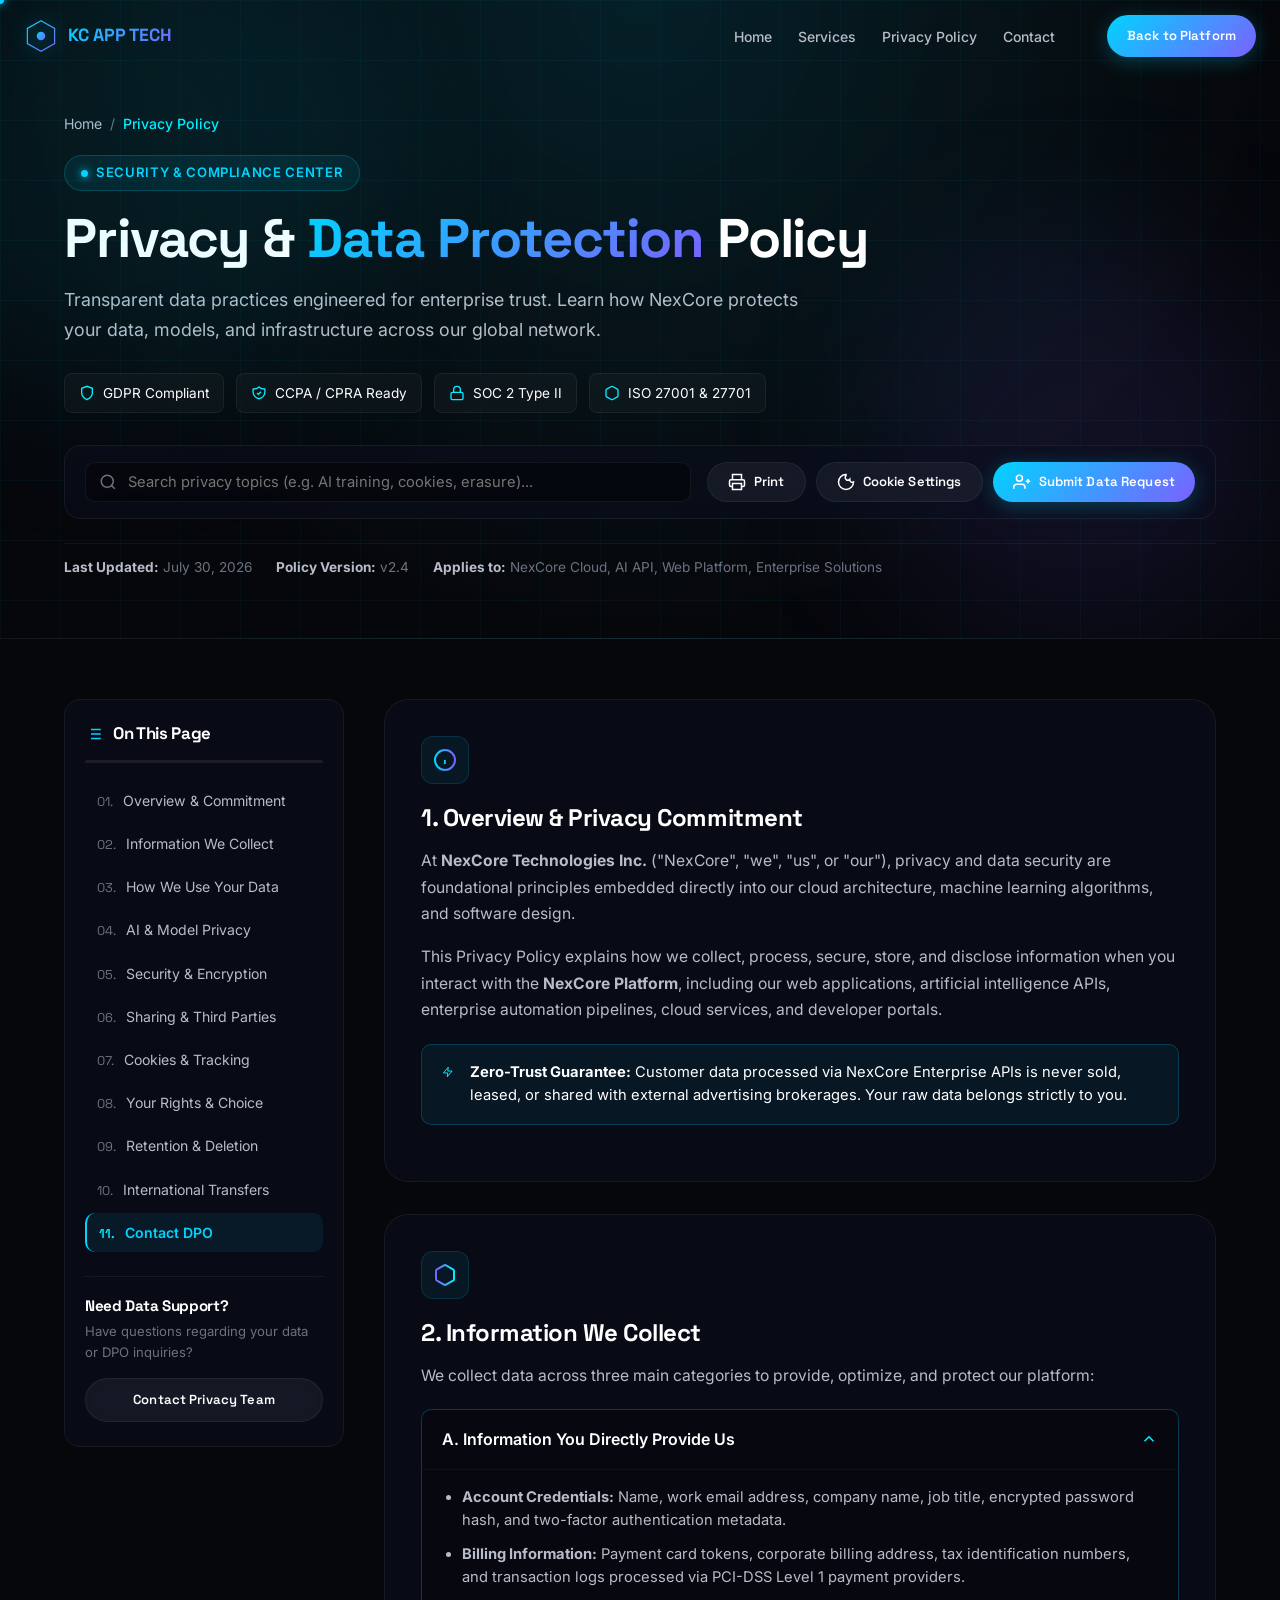
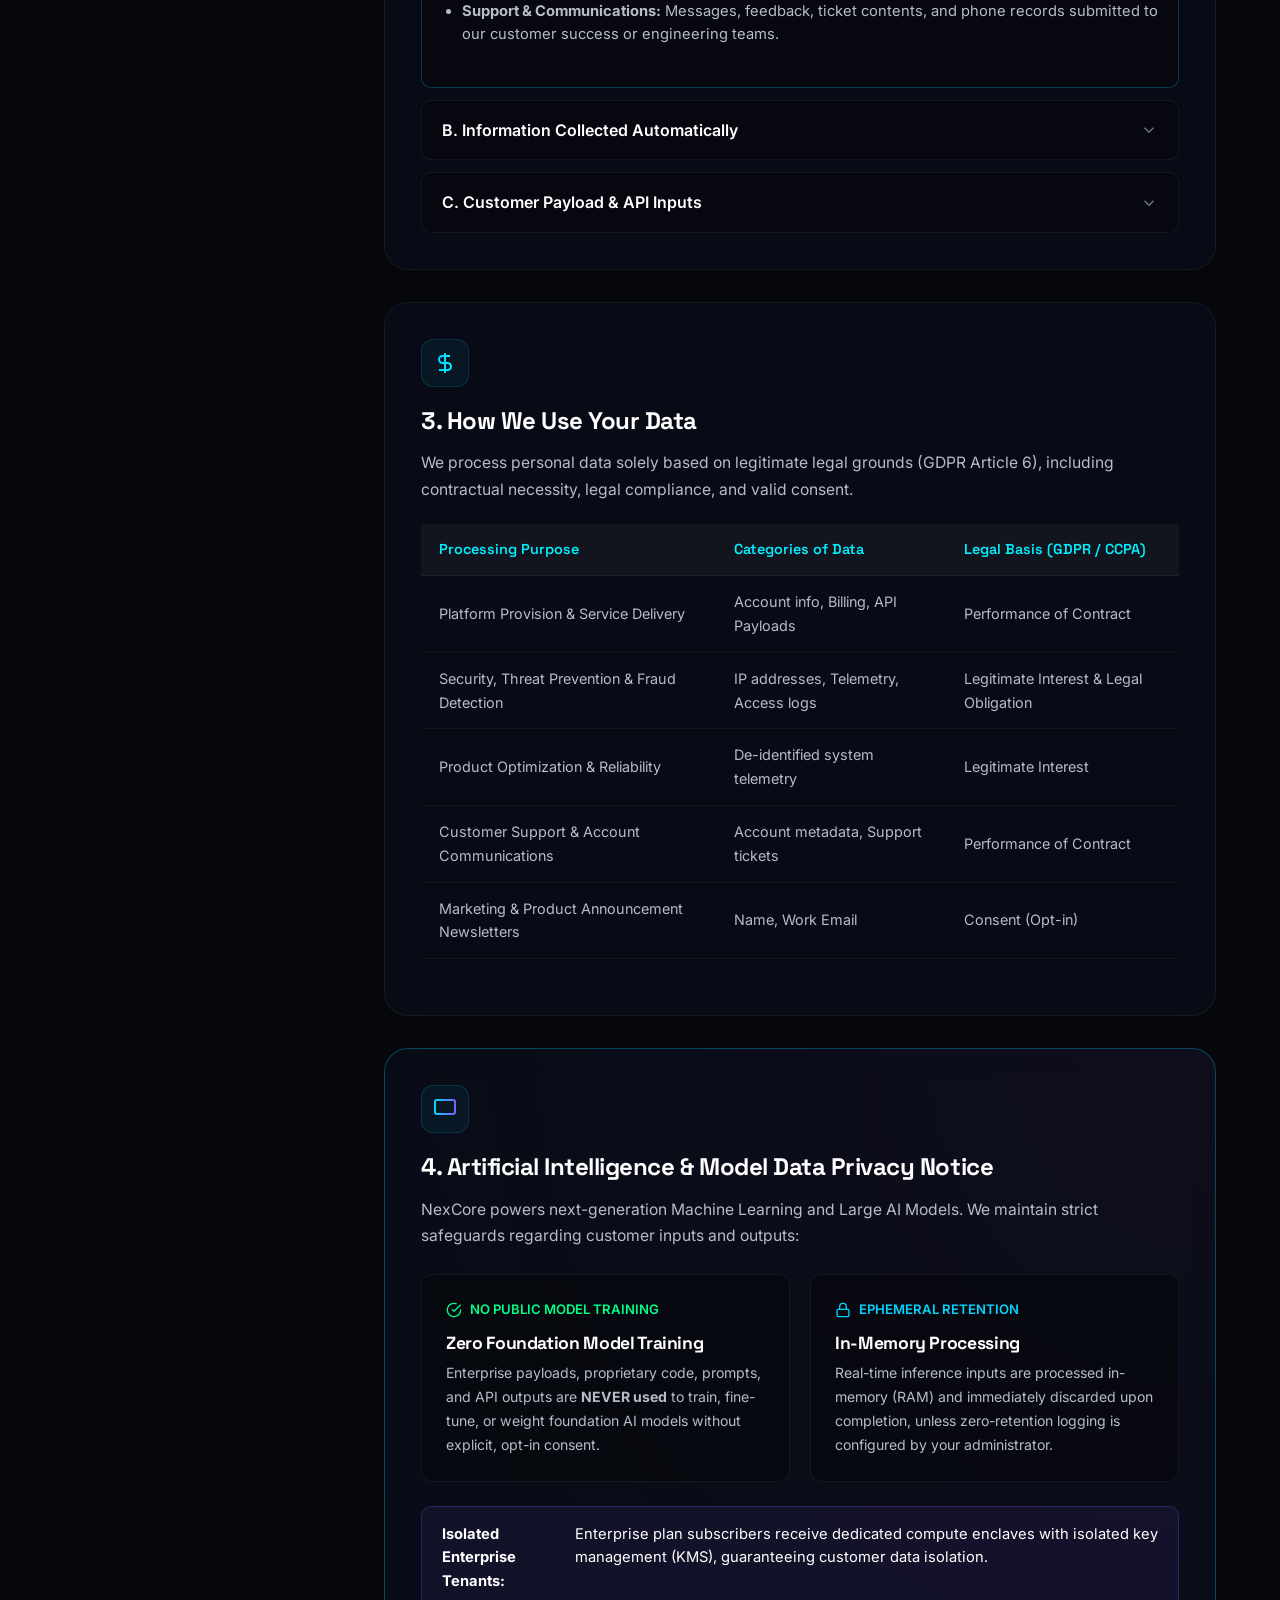
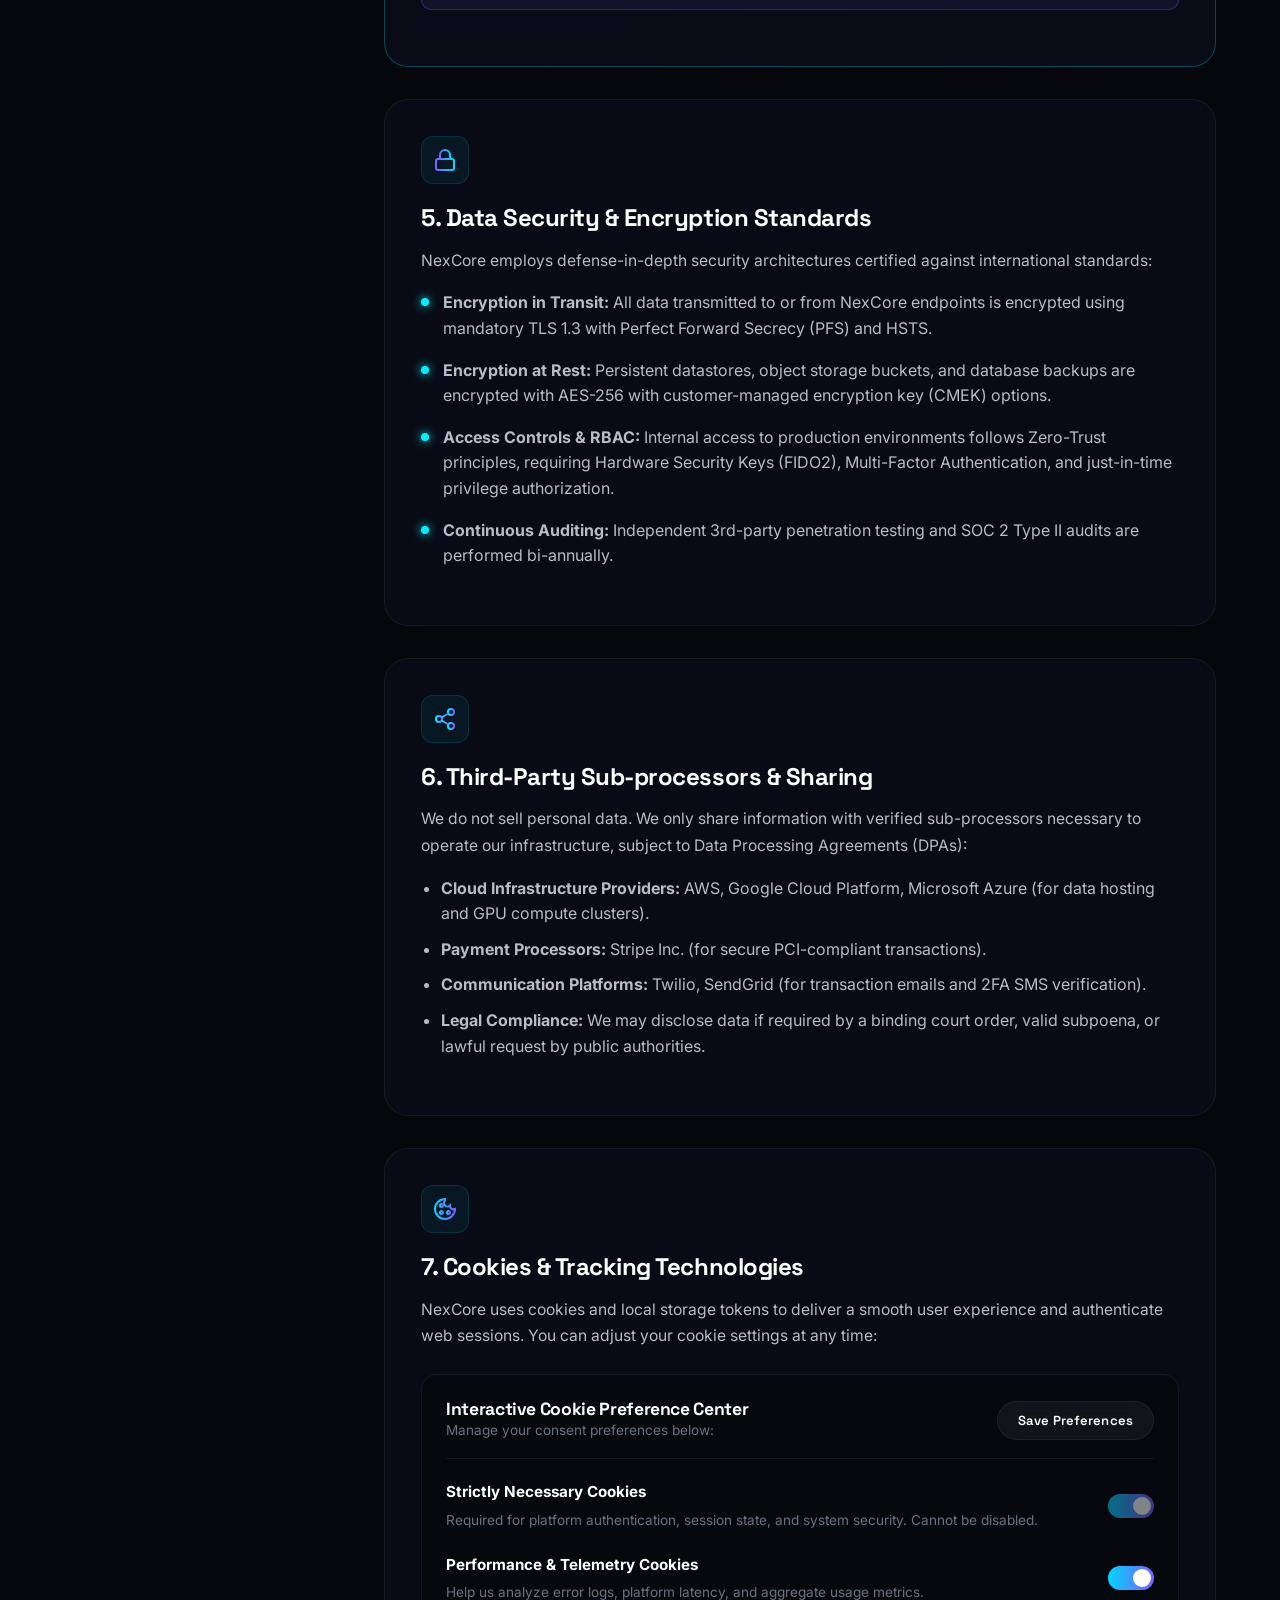
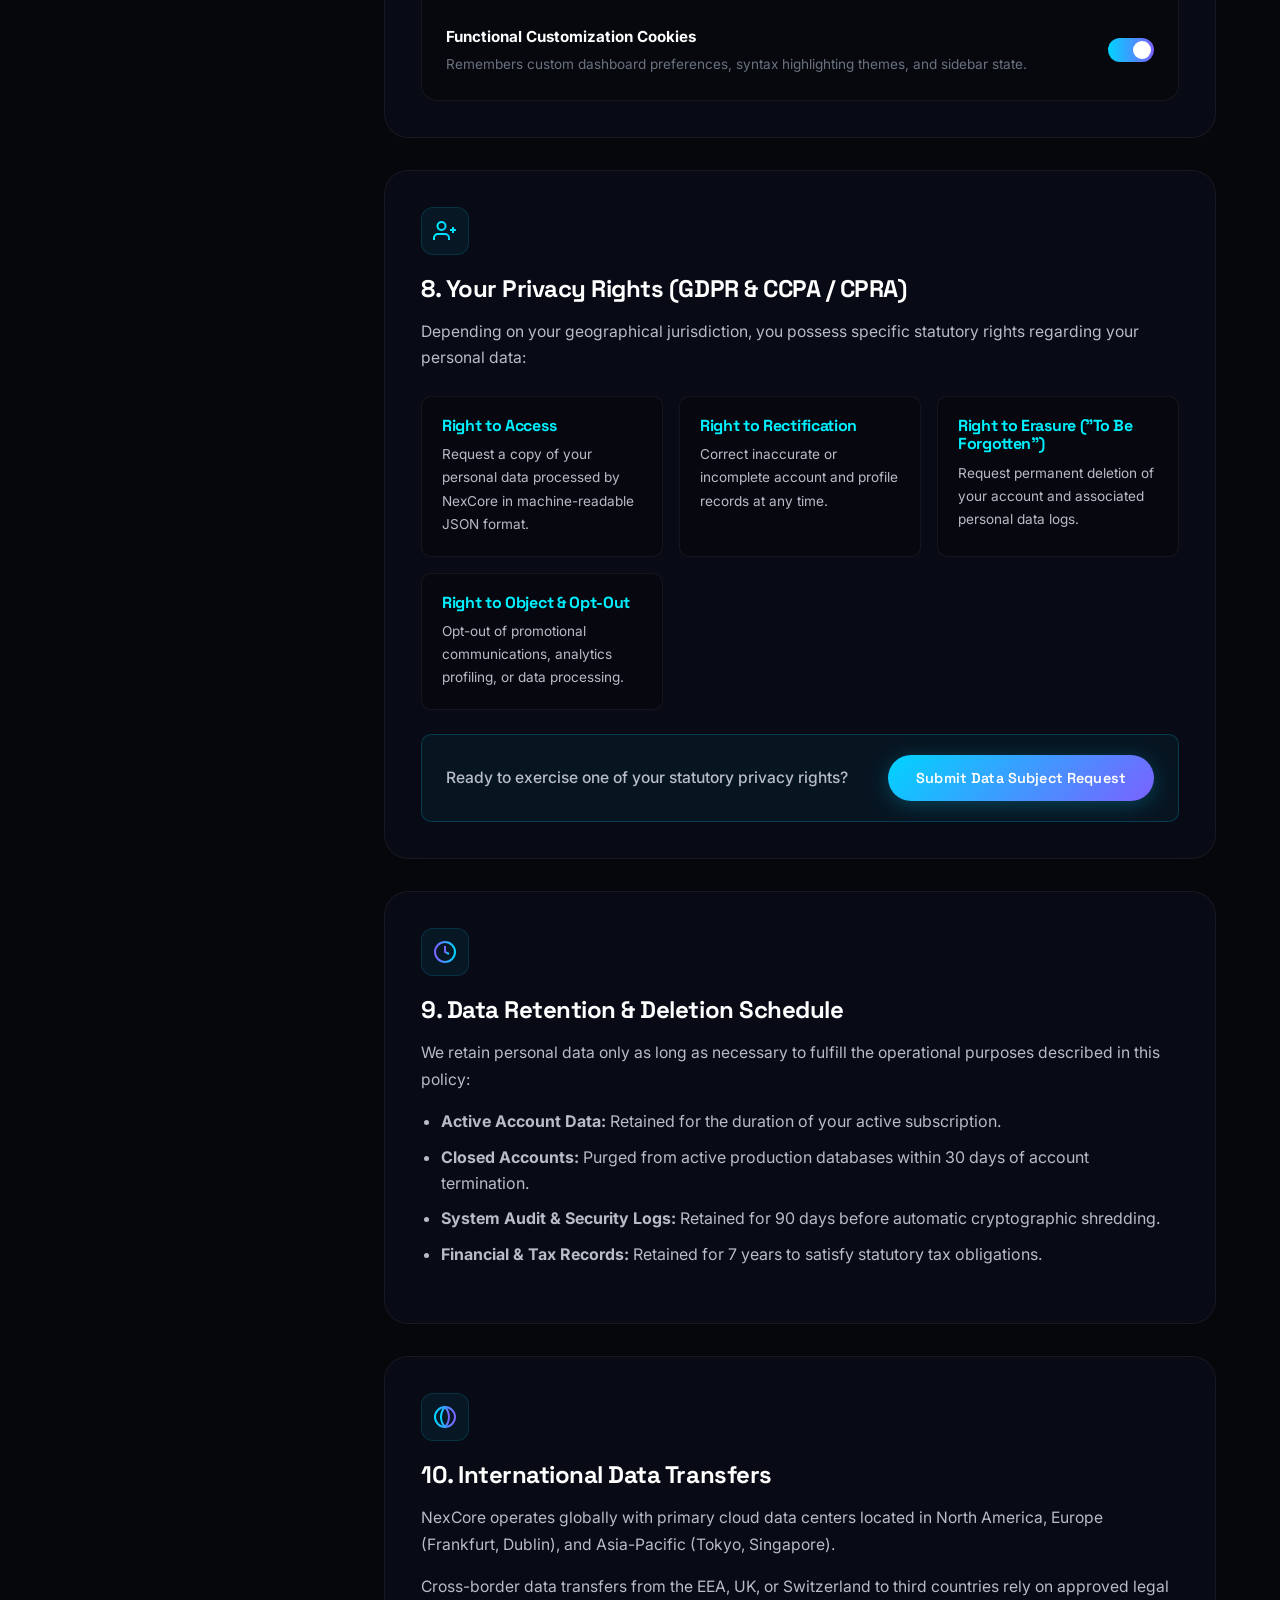
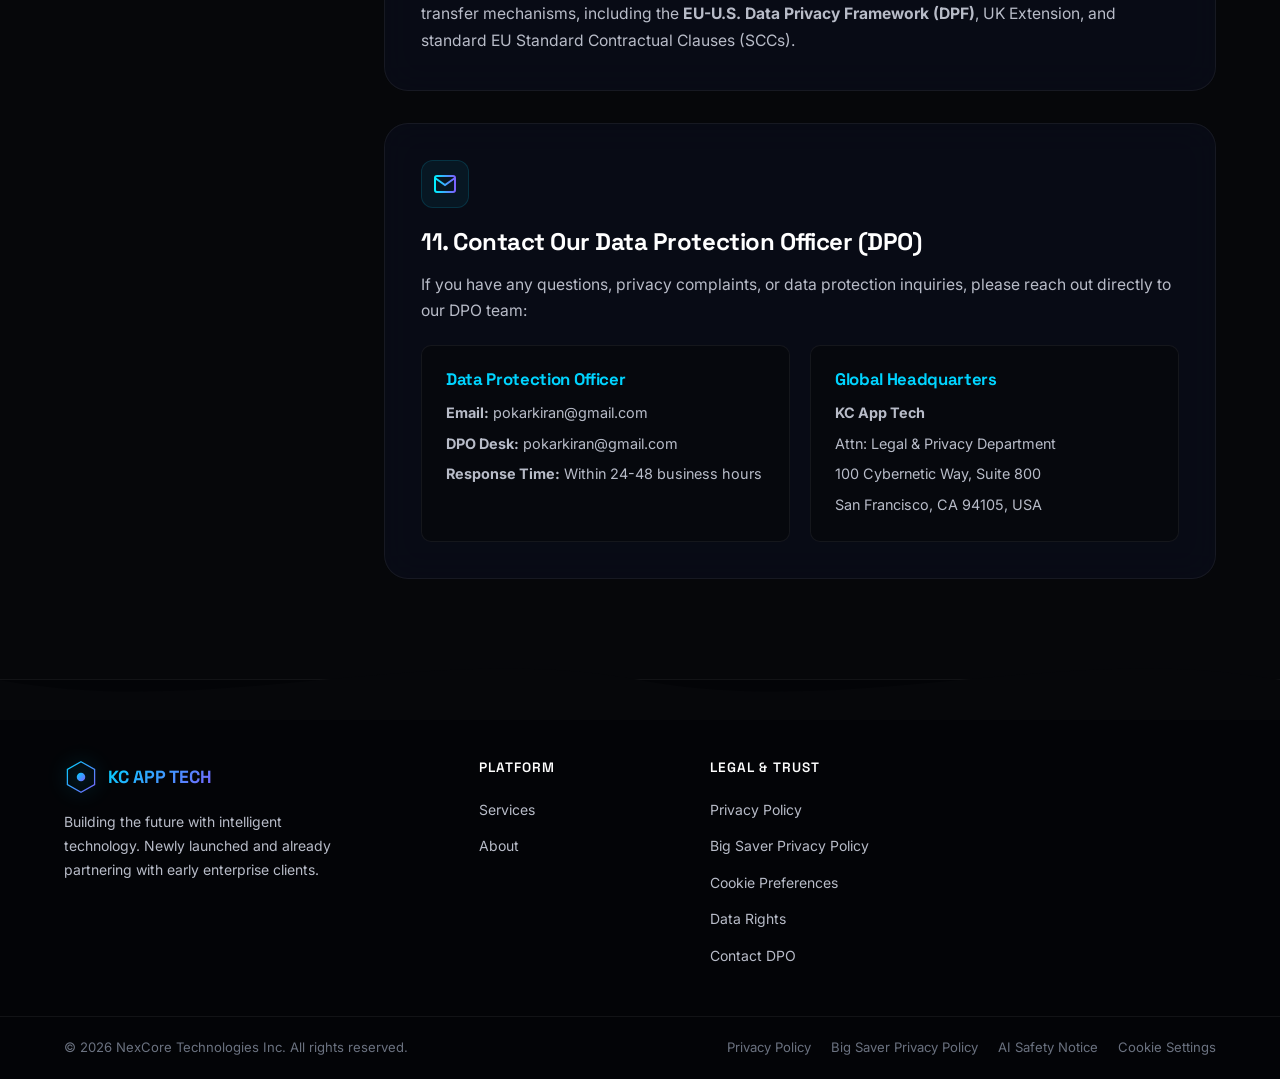
<file: privacy.html>
<!DOCTYPE html>
<html lang="en">

<head>
  <meta charset="UTF-8" />
  <meta name="viewport" content="width=device-width, initial-scale=1.0" />
  <meta name="description"
    content="NexCore Privacy & Data Protection Policy – Learn how we collect, protect, and manage your data across our AI & Cloud platforms." />
  <meta name="theme-color" content="#06070A" />
  <title>Privacy Policy – NexCore Intelligent Technology</title>

  <!-- Google Fonts -->
  <link rel="preconnect" href="https://fonts.googleapis.com" />
  <link rel="preconnect" href="https://fonts.gstatic.com" crossorigin />
  <link
    href="https://fonts.googleapis.com/css2?family=Space+Grotesk:wght@300;400;500;600;700&family=Inter:wght@300;400;500;600;700&display=swap"
    rel="stylesheet" />

  <!-- Main CSS -->
  <link rel="stylesheet" href="css/style.css" />
</head>

<body class="privacy-page">

  <!-- ═══════════════════════════════════════════
       CURSOR EFFECTS
  ═══════════════════════════════════════════ -->
  <div class="cursor-dot" id="cursorDot" aria-hidden="true"></div>
  <div class="cursor-ring" id="cursorRing" aria-hidden="true"></div>

  <!-- ═══════════════════════════════════════════
       NAVIGATION
  ═══════════════════════════════════════════ -->
  <nav class="navbar scrolled" id="navbar" role="navigation" aria-label="Main navigation">
    <div class="nav-container">
      <a href="index.html" class="nav-logo" aria-label="KC APP TECH Home">
        <svg viewBox="0 0 40 40" fill="none" aria-hidden="true">
          <path d="M20 2 L36 11 L36 29 L20 38 L4 29 L4 11 Z" stroke="url(#navLg)" stroke-width="1.5" fill="none" />
          <circle cx="20" cy="20" r="5" fill="url(#navLg)" />
          <defs>
            <linearGradient id="navLg" x1="0%" y1="0%" x2="100%" y2="100%">
              <stop offset="0%" stop-color="#00D4FF" />
              <stop offset="100%" stop-color="#7B61FF" />
            </linearGradient>
          </defs>
        </svg>
        <span>KC APP TECH</span>
      </a>

      <button class="nav-toggle" id="navToggle" aria-label="Toggle navigation menu" aria-expanded="false"
        aria-controls="navMenu">
        <span></span><span></span><span></span>
      </button>

      <ul class="nav-menu" id="navMenu" role="menubar">
        <li role="none"><a href="index.html#home" role="menuitem" class="nav-link">Home</a></li>
        <li role="none"><a href="index.html#services" role="menuitem" class="nav-link">Services</a></li>
        <li role="none"><a href="privacy.html" role="menuitem" class="nav-link active">Privacy Policy</a></li>
        <li role="none"><a href="index.html#contact" role="menuitem" class="nav-link">Contact</a></li>
      </ul>

      <a href="index.html" class="btn btn-primary btn-sm nav-cta magnetic-btn" id="navCta">
        <span>Back to Platform</span>
        <div class="btn-glow"></div>
      </a>
    </div>
  </nav>

  <!-- ═══════════════════════════════════════════
       PRIVACY HERO HEADER
  ═══════════════════════════════════════════ -->
  <header class="privacy-hero" aria-label="Privacy Policy Header">
    <div class="hero-grid" aria-hidden="true"></div>
    <div class="hero-orb orb-1" aria-hidden="true"></div>
    <div class="hero-orb orb-2" aria-hidden="true"></div>

    <div class="container">
      <div class="privacy-hero-inner">
        <div class="breadcrumbs">
          <a href="index.html">Home</a> &nbsp;/&nbsp; <span class="current">Privacy Policy</span>
        </div>

        <div class="privacy-hero-badge">
          <span class="badge-dot"></span>
          <span>Security & Compliance Center</span>
        </div>

        <h1 class="privacy-title">
          Privacy & <span class="gradient-text">Data Protection</span> Policy
        </h1>

        <p class="privacy-subtitle">
          Transparent data practices engineered for enterprise trust. Learn how NexCore protects your data, models, and infrastructure across our global network.
        </p>

        <!-- Compliance Badges -->
        <div class="compliance-badges">
          <div class="badge-chip">
            <svg viewBox="0 0 24 24" fill="none" stroke="currentColor" stroke-width="2"><path d="M12 22s8-4 8-10V5l-8-3-8 3v7c0 6 8 10 8 10z"/></svg>
            <span>GDPR Compliant</span>
          </div>
          <div class="badge-chip">
            <svg viewBox="0 0 24 24" fill="none" stroke="currentColor" stroke-width="2"><path d="M9 12l2 2 4-4m5.618-4.016A11.955 11.955 0 0112 2.944a11.955 11.955 0 01-8.618 3.04A12.02 12.02 0 003 9c0 5.591 3.824 10.29 9 11.622 5.176-1.332 9-6.03 9-11.622 0-1.042-.133-2.052-.382-3.016z"/></svg>
            <span>CCPA / CPRA Ready</span>
          </div>
          <div class="badge-chip">
            <svg viewBox="0 0 24 24" fill="none" stroke="currentColor" stroke-width="2"><rect x="3" y="11" width="18" height="11" rx="2" ry="2"/><path d="M7 11V7a5 5 0 0110 0v4"/></svg>
            <span>SOC 2 Type II</span>
          </div>
          <div class="badge-chip">
            <svg viewBox="0 0 24 24" fill="none" stroke="currentColor" stroke-width="2"><path d="M21 16V8a2 2 0 00-1-1.73l-7-4a2 2 0 00-2 0l-7 4A2 2 0 003 8v8a2 2 0 001 1.73l7 4a2 2 0 002 0l7-4A2 2 0 0021 16z"/></svg>
            <span>ISO 27001 & 27701</span>
          </div>
        </div>

        <!-- Utility Toolbar -->
        <div class="privacy-toolbar">
          <div class="privacy-search-wrap">
            <svg viewBox="0 0 24 24" fill="none" stroke="currentColor" stroke-width="2" aria-hidden="true">
              <circle cx="11" cy="11" r="8"/><path d="M21 21l-4.35-4.35"/>
            </svg>
            <input type="text" id="privacySearch" placeholder="Search privacy topics (e.g. AI training, cookies, erasure)..." aria-label="Search privacy policy" />
            <span class="search-count" id="searchCount"></span>
          </div>
          <div class="privacy-tools-btns">
            <button class="btn btn-ghost btn-sm" id="btnPrintPolicy" aria-label="Print Privacy Policy">
              <svg viewBox="0 0 24 24" fill="none" stroke="currentColor" stroke-width="2"><path d="M6 9V2h12v7M6 18H4a2 2 0 01-2-2v-5a2 2 0 012-2h16a2 2 0 012 2v5a2 2 0 01-2 2h-2"/><rect x="6" y="14" width="12" height="8"/></svg>
              <span>Print</span>
            </button>
            <button class="btn btn-ghost btn-sm" id="btnOpenCookieModal" aria-label="Manage Cookie Preferences">
              <svg viewBox="0 0 24 24" fill="none" stroke="currentColor" stroke-width="2"><path d="M12 2a10 10 0 1010 10 3.5 3.5 0 01-5-3.5 3.5 3.5 0 01-5-5A3.5 3.5 0 0112 2z"/></svg>
              <span>Cookie Settings</span>
            </button>
            <button class="btn btn-primary btn-sm" id="btnOpenDsarModal" aria-label="Submit Data Rights Request">
              <svg viewBox="0 0 24 24" fill="none" stroke="currentColor" stroke-width="2"><path d="M16 21v-2a4 4 0 00-4-4H5a4 4 0 00-4 4v2"/><circle cx="8.5" cy="7" r="4"/><path d="M20 8v6M23 11h-6"/></svg>
              <span>Submit Data Request</span>
            </button>
          </div>
        </div>

        <div class="privacy-meta-bar">
          <div><strong>Last Updated:</strong> July 30, 2026</div>
          <div><strong>Policy Version:</strong> v2.4</div>
          <div><strong>Applies to:</strong> NexCore Cloud, AI API, Web Platform, Enterprise Solutions</div>
        </div>

      </div>
    </div>
  </header>

  <!-- ═══════════════════════════════════════════
       MAIN CONTENT LAYOUT
  ═══════════════════════════════════════════ -->
  <main class="privacy-main">
    <div class="container">
      <div class="privacy-grid">

        <!-- STICKY TABLE OF CONTENTS -->
        <aside class="privacy-sidebar" aria-label="Table of Contents">
          <div class="toc-card">
            <h3 class="toc-title">
              <svg viewBox="0 0 24 24" fill="none" stroke="currentColor" stroke-width="2"><line x1="8" y1="6" x2="21" y2="6"/><line x1="8" y1="12" x2="21" y2="12"/><line x1="8" y1="18" x2="21" y2="18"/><line x1="3" y1="6" x2="3.01" y2="6"/><line x1="3" y1="12" x2="3.01" y2="12"/><line x1="3" y1="18" x2="3.01" y2="18"/></svg>
              <span>On This Page</span>
            </h3>
            <div class="toc-progress-wrap" aria-hidden="true">
              <div class="toc-progress-bar" id="tocProgressBar"></div>
            </div>
            <nav class="toc-nav" id="tocNav">
              <a href="#section-overview" class="toc-link active"><span class="toc-num">01.</span> Overview & Commitment</a>
              <a href="#section-collection" class="toc-link"><span class="toc-num">02.</span> Information We Collect</a>
              <a href="#section-usage" class="toc-link"><span class="toc-num">03.</span> How We Use Your Data</a>
              <a href="#section-ai-policy" class="toc-link"><span class="toc-num">04.</span> AI & Model Privacy</a>
              <a href="#section-security" class="toc-link"><span class="toc-num">05.</span> Security & Encryption</a>
              <a href="#section-sharing" class="toc-link"><span class="toc-num">06.</span> Sharing & Third Parties</a>
              <a href="#section-cookies" class="toc-link"><span class="toc-num">07.</span> Cookies & Tracking</a>
              <a href="#section-rights" class="toc-link"><span class="toc-num">08.</span> Your Rights & Choice</a>
              <a href="#section-retention" class="toc-link"><span class="toc-num">09.</span> Retention & Deletion</a>
              <a href="#section-transfers" class="toc-link"><span class="toc-num">10.</span> International Transfers</a>
              <a href="#section-contact" class="toc-link"><span class="toc-num">11.</span> Contact DPO</a>
            </nav>

            <div class="sidebar-help-box">
              <h4>Need Data Support?</h4>
              <p>Have questions regarding your data or DPO inquiries?</p>
              <a href="#section-contact" class="btn btn-ghost btn-sm w-full">Contact Privacy Team</a>
            </div>
          </div>
        </aside>

        <!-- PRIVACY POLICY BODY -->
        <article class="privacy-content" id="privacyContent">

          <!-- 01. OVERVIEW -->
          <section class="privacy-card" id="section-overview">
            <div class="card-icon">
              <svg viewBox="0 0 24 24" fill="none" stroke="url(#pIcon1)" stroke-width="2">
                <circle cx="12" cy="12" r="10"/><path d="M12 16v-4M12 8h.01"/>
                <defs><linearGradient id="pIcon1"><stop offset="0%" stop-color="#00D4FF"/><stop offset="100%" stop-color="#7B61FF"/></linearGradient></defs>
              </svg>
            </div>
            <h2>1. Overview & Privacy Commitment</h2>
            <p>
              At <strong>NexCore Technologies Inc.</strong> ("NexCore", "we", "us", or "our"), privacy and data security are foundational principles embedded directly into our cloud architecture, machine learning algorithms, and software design.
            </p>
            <p>
              This Privacy Policy explains how we collect, process, secure, store, and disclose information when you interact with the <strong>NexCore Platform</strong>, including our web applications, artificial intelligence APIs, enterprise automation pipelines, cloud services, and developer portals.
            </p>
            <div class="callout callout-cyan">
              <div class="callout-icon">
                <svg viewBox="0 0 24 24" fill="none" stroke="currentColor" stroke-width="2"><path d="M13 2L3 14h9l-1 8 10-12h-9l1-8z"/></svg>
              </div>
              <div class="callout-text">
                <strong>Zero-Trust Guarantee:</strong> Customer data processed via NexCore Enterprise APIs is never sold, leased, or shared with external advertising brokerages. Your raw data belongs strictly to you.
              </div>
            </div>
          </section>

          <!-- 02. INFORMATION WE COLLECT -->
          <section class="privacy-card" id="section-collection">
            <div class="card-icon">
              <svg viewBox="0 0 24 24" fill="none" stroke="url(#pIcon2)" stroke-width="2">
                <path d="M21 16V8a2 2 0 00-1-1.73l-7-4a2 2 0 00-2 0l-7 4A2 2 0 003 8v8a2 2 0 001 1.73l7 4a2 2 0 002 0l7-4A2 2 0 0021 16z"/>
                <defs><linearGradient id="pIcon2"><stop offset="0%" stop-color="#7B61FF"/><stop offset="100%" stop-color="#00F0FF"/></linearGradient></defs>
              </svg>
            </div>
            <h2>2. Information We Collect</h2>
            <p>We collect data across three main categories to provide, optimize, and protect our platform:</p>

            <div class="accordion-group">
              <details class="privacy-accordion" open>
                <summary>
                  <span>A. Information You Directly Provide Us</span>
                  <svg class="chevron" viewBox="0 0 24 24" fill="none" stroke="currentColor" stroke-width="2"><path d="M6 9l6 6 6-6"/></svg>
                </summary>
                <div class="accordion-body">
                  <ul>
                    <li><strong>Account Credentials:</strong> Name, work email address, company name, job title, encrypted password hash, and two-factor authentication metadata.</li>
                    <li><strong>Billing Information:</strong> Payment card tokens, corporate billing address, tax identification numbers, and transaction logs processed via PCI-DSS Level 1 payment providers.</li>
                    <li><strong>Support & Communications:</strong> Messages, feedback, ticket contents, and phone records submitted to our customer success or engineering teams.</li>
                  </ul>
                </div>
              </details>

              <details class="privacy-accordion">
                <summary>
                  <span>B. Information Collected Automatically</span>
                  <svg class="chevron" viewBox="0 0 24 24" fill="none" stroke="currentColor" stroke-width="2"><path d="M6 9l6 6 6-6"/></svg>
                </summary>
                <div class="accordion-body">
                  <ul>
                    <li><strong>Telemetry & Diagnostics:</strong> IP address, user agent, browser fingerprinting parameters, operating system, network latency, system status, error logs, and API invocation rates.</li>
                    <li><strong>Usage Analytics:</strong> Feature utilization, clickstream pathways, session duration, and page view metrics collected via privacy-first aggregated tracking.</li>
                  </ul>
                </div>
              </details>

              <details class="privacy-accordion">
                <summary>
                  <span>C. Customer Payload & API Inputs</span>
                  <svg class="chevron" viewBox="0 0 24 24" fill="none" stroke="currentColor" stroke-width="2"><path d="M6 9l6 6 6-6"/></svg>
                </summary>
                <div class="accordion-body">
                  <p>
                    Data, code snippets, prompts, datasets, or files transmitted to NexCore AI APIs or Cloud compute clusters for real-time inference or processing.
                  </p>
                </div>
              </details>
            </div>
          </section>

          <!-- 03. HOW WE USE YOUR DATA -->
          <section class="privacy-card" id="section-usage">
            <div class="card-icon">
              <svg viewBox="0 0 24 24" fill="none" stroke="url(#pIcon3)" stroke-width="2">
                <path d="M12 2v20M17 5H9.5a3.5 3.5 0 000 7h5a3.5 3.5 0 010 7H6"/>
                <defs><linearGradient id="pIcon3"><stop offset="0%" stop-color="#00D4FF"/><stop offset="100%" stop-color="#00F0FF"/></linearGradient></defs>
              </svg>
            </div>
            <h2>3. How We Use Your Data</h2>
            <p>We process personal data solely based on legitimate legal grounds (GDPR Article 6), including contractual necessity, legal compliance, and valid consent.</p>

            <div class="table-responsive">
              <table class="privacy-table">
                <thead>
                  <tr>
                    <th>Processing Purpose</th>
                    <th>Categories of Data</th>
                    <th>Legal Basis (GDPR / CCPA)</th>
                  </tr>
                </thead>
                <tbody>
                  <tr>
                    <td>Platform Provision & Service Delivery</td>
                    <td>Account info, Billing, API Payloads</td>
                    <td>Performance of Contract</td>
                  </tr>
                  <tr>
                    <td>Security, Threat Prevention & Fraud Detection</td>
                    <td>IP addresses, Telemetry, Access logs</td>
                    <td>Legitimate Interest & Legal Obligation</td>
                  </tr>
                  <tr>
                    <td>Product Optimization & Reliability</td>
                    <td>De-identified system telemetry</td>
                    <td>Legitimate Interest</td>
                  </tr>
                  <tr>
                    <td>Customer Support & Account Communications</td>
                    <td>Account metadata, Support tickets</td>
                    <td>Performance of Contract</td>
                  </tr>
                  <tr>
                    <td>Marketing & Product Announcement Newsletters</td>
                    <td>Name, Work Email</td>
                    <td>Consent (Opt-in)</td>
                  </tr>
                </tbody>
              </table>
            </div>
          </section>

          <!-- 04. AI & MODEL PRIVACY (IMPORTANT HIGHLIGHT) -->
          <section class="privacy-card highlight-card" id="section-ai-policy">
            <div class="card-icon">
              <svg viewBox="0 0 24 24" fill="none" stroke="url(#pIcon4)" stroke-width="2">
                <rect x="2" y="3" width="20" height="14" rx="2" ry="2"/><line x1="8" y1="21" x2="16" y2="21"/><line x1="12" y1="17" x2="12" y2="21"/>
                <defs><linearGradient id="pIcon4"><stop offset="0%" stop-color="#00D4FF"/><stop offset="100%" stop-color="#7B61FF"/></linearGradient></defs>
              </svg>
            </div>
            <h2>4. Artificial Intelligence & Model Data Privacy Notice</h2>
            <p>
              NexCore powers next-generation Machine Learning and Large AI Models. We maintain strict safeguards regarding customer inputs and outputs:
            </p>

            <div class="ai-privacy-grid">
              <div class="ai-box">
                <div class="ai-box-status text-green">
                  <svg viewBox="0 0 24 24" fill="none" stroke="currentColor" stroke-width="2"><path d="M22 11.08V12a10 10 0 11-5.93-9.14"/><polyline points="22 4 12 14.01 9 11.01"/></svg>
                  <span>No Public Model Training</span>
                </div>
                <h3>Zero Foundation Model Training</h3>
                <p>Enterprise payloads, proprietary code, prompts, and API outputs are <strong>NEVER used</strong> to train, fine-tune, or weight foundation AI models without explicit, opt-in consent.</p>
              </div>

              <div class="ai-box">
                <div class="ai-box-status text-blue">
                  <svg viewBox="0 0 24 24" fill="none" stroke="currentColor" stroke-width="2"><rect x="3" y="11" width="18" height="11" rx="2"/><path d="M7 11V7a5 5 0 0110 0v4"/></svg>
                  <span>Ephemeral Retention</span>
                </div>
                <h3>In-Memory Processing</h3>
                <p>Real-time inference inputs are processed in-memory (RAM) and immediately discarded upon completion, unless zero-retention logging is configured by your administrator.</p>
              </div>
            </div>

            <div class="callout callout-purple">
              <strong>Isolated Enterprise Tenants:</strong> Enterprise plan subscribers receive dedicated compute enclaves with isolated key management (KMS), guaranteeing customer data isolation.
            </div>
          </section>

          <!-- 05. SECURITY & ENCRYPTION -->
          <section class="privacy-card" id="section-security">
            <div class="card-icon">
              <svg viewBox="0 0 24 24" fill="none" stroke="url(#pIcon5)" stroke-width="2">
                <rect x="3" y="11" width="18" height="11" rx="2" ry="2"/><path d="M7 11V7a5 5 0 0110 0v4"/>
                <defs><linearGradient id="pIcon5"><stop offset="0%" stop-color="#7B61FF"/><stop offset="100%" stop-color="#00D4FF"/></linearGradient></defs>
              </svg>
            </div>
            <h2>5. Data Security & Encryption Standards</h2>
            <p>
              NexCore employs defense-in-depth security architectures certified against international standards:
            </p>

            <ul class="security-list">
              <li>
                <div class="sec-bullet"></div>
                <div>
                  <strong>Encryption in Transit:</strong> All data transmitted to or from NexCore endpoints is encrypted using mandatory TLS 1.3 with Perfect Forward Secrecy (PFS) and HSTS.
                </div>
              </li>
              <li>
                <div class="sec-bullet"></div>
                <div>
                  <strong>Encryption at Rest:</strong> Persistent datastores, object storage buckets, and database backups are encrypted with AES-256 with customer-managed encryption key (CMEK) options.
                </div>
              </li>
              <li>
                <div class="sec-bullet"></div>
                <div>
                  <strong>Access Controls & RBAC:</strong> Internal access to production environments follows Zero-Trust principles, requiring Hardware Security Keys (FIDO2), Multi-Factor Authentication, and just-in-time privilege authorization.
                </div>
              </li>
              <li>
                <div class="sec-bullet"></div>
                <div>
                  <strong>Continuous Auditing:</strong> Independent 3rd-party penetration testing and SOC 2 Type II audits are performed bi-annually.
                </div>
              </li>
            </ul>
          </section>

          <!-- 06. SHARING & THIRD PARTIES -->
          <section class="privacy-card" id="section-sharing">
            <div class="card-icon">
              <svg viewBox="0 0 24 24" fill="none" stroke="url(#pIcon6)" stroke-width="2">
                <circle cx="18" cy="5" r="3"/><circle cx="6" cy="12" r="3"/><circle cx="18" cy="19" r="3"/>
                <line x1="8.59" y1="13.51" x2="15.42" y2="17.49"/><line x1="15.41" y1="6.51" x2="8.59" y2="10.49"/>
                <defs><linearGradient id="pIcon6"><stop offset="0%" stop-color="#00F0FF"/><stop offset="100%" stop-color="#7B61FF"/></linearGradient></defs>
              </svg>
            </div>
            <h2>6. Third-Party Sub-processors & Sharing</h2>
            <p>
              We do not sell personal data. We only share information with verified sub-processors necessary to operate our infrastructure, subject to Data Processing Agreements (DPAs):
            </p>
            <ul>
              <li><strong>Cloud Infrastructure Providers:</strong> AWS, Google Cloud Platform, Microsoft Azure (for data hosting and GPU compute clusters).</li>
              <li><strong>Payment Processors:</strong> Stripe Inc. (for secure PCI-compliant transactions).</li>
              <li><strong>Communication Platforms:</strong> Twilio, SendGrid (for transaction emails and 2FA SMS verification).</li>
              <li><strong>Legal Compliance:</strong> We may disclose data if required by a binding court order, valid subpoena, or lawful request by public authorities.</li>
            </ul>
          </section>

          <!-- 07. COOKIES & TRACKING -->
          <section class="privacy-card" id="section-cookies">
            <div class="card-icon">
              <svg viewBox="0 0 24 24" fill="none" stroke="url(#pIcon7)" stroke-width="2">
                <path d="M12 2a10 10 0 1010 10 3.5 3.5 0 01-5-3.5 3.5 3.5 0 01-5-5A3.5 3.5 0 0112 2z"/>
                <circle cx="8.5" cy="8.5" r="1.5"/><circle cx="15.5" cy="15.5" r="1.5"/><circle cx="8.5" cy="15.5" r="1.5"/>
                <defs><linearGradient id="pIcon7"><stop offset="0%" stop-color="#00D4FF"/><stop offset="100%" stop-color="#7B61FF"/></linearGradient></defs>
              </svg>
            </div>
            <h2>7. Cookies & Tracking Technologies</h2>
            <p>
              NexCore uses cookies and local storage tokens to deliver a smooth user experience and authenticate web sessions. You can adjust your cookie settings at any time:
            </p>

            <div class="cookie-box-widget">
              <div class="cookie-widget-header">
                <div>
                  <h4>Interactive Cookie Preference Center</h4>
                  <p>Manage your consent preferences below:</p>
                </div>
                <button class="btn btn-sm btn-ghost" id="btnSaveCookiesWidget">Save Preferences</button>
              </div>

              <div class="cookie-options-list">
                <div class="cookie-item">
                  <div class="cookie-info">
                    <strong>Strictly Necessary Cookies</strong>
                    <p>Required for platform authentication, session state, and system security. Cannot be disabled.</p>
                  </div>
                  <label class="toggle-switch">
                    <input type="checkbox" checked disabled />
                    <span class="toggle-slider"></span>
                  </label>
                </div>

                <div class="cookie-item">
                  <div class="cookie-info">
                    <strong>Performance & Telemetry Cookies</strong>
                    <p>Help us analyze error logs, platform latency, and aggregate usage metrics.</p>
                  </div>
                  <label class="toggle-switch">
                    <input type="checkbox" id="ckAnalytics" checked />
                    <span class="toggle-slider"></span>
                  </label>
                </div>

                <div class="cookie-item">
                  <div class="cookie-info">
                    <strong>Functional Customization Cookies</strong>
                    <p>Remembers custom dashboard preferences, syntax highlighting themes, and sidebar state.</p>
                  </div>
                  <label class="toggle-switch">
                    <input type="checkbox" id="ckFunctional" checked />
                    <span class="toggle-slider"></span>
                  </label>
                </div>
              </div>
            </div>
          </section>

          <!-- 08. YOUR PRIVACY RIGHTS -->
          <section class="privacy-card" id="section-rights">
            <div class="card-icon">
              <svg viewBox="0 0 24 24" fill="none" stroke="url(#pIcon8)" stroke-width="2">
                <path d="M16 21v-2a4 4 0 00-4-4H5a4 4 0 00-4 4v2"/><circle cx="8.5" cy="7" r="4"/><path d="M20 8v6M23 11h-6"/>
                <defs><linearGradient id="pIcon8"><stop offset="0%" stop-color="#00F0FF"/><stop offset="100%" stop-color="#00D4FF"/></linearGradient></defs>
              </svg>
            </div>
            <h2>8. Your Privacy Rights (GDPR & CCPA / CPRA)</h2>
            <p>Depending on your geographical jurisdiction, you possess specific statutory rights regarding your personal data:</p>

            <div class="rights-grid">
              <div class="right-card">
                <h4>Right to Access</h4>
                <p>Request a copy of your personal data processed by NexCore in machine-readable JSON format.</p>
              </div>
              <div class="right-card">
                <h4>Right to Rectification</h4>
                <p>Correct inaccurate or incomplete account and profile records at any time.</p>
              </div>
              <div class="right-card">
                <h4>Right to Erasure ("To Be Forgotten")</h4>
                <p>Request permanent deletion of your account and associated personal data logs.</p>
              </div>
              <div class="right-card">
                <h4>Right to Object & Opt-Out</h4>
                <p>Opt-out of promotional communications, analytics profiling, or data processing.</p>
              </div>
            </div>

            <div class="rights-cta-box">
              <p>Ready to exercise one of your statutory privacy rights?</p>
              <button class="btn btn-primary magnetic-btn" id="btnLaunchDsarInContent">
                <span>Submit Data Subject Request</span>
                <div class="btn-glow"></div>
              </button>
            </div>
          </section>

          <!-- 09. RETENTION & DELETION -->
          <section class="privacy-card" id="section-retention">
            <div class="card-icon">
              <svg viewBox="0 0 24 24" fill="none" stroke="url(#pIcon9)" stroke-width="2">
                <circle cx="12" cy="12" r="10"/><polyline points="12 6 12 12 16 14"/>
                <defs><linearGradient id="pIcon9"><stop offset="0%" stop-color="#7B61FF"/><stop offset="100%" stop-color="#00D4FF"/></linearGradient></defs>
              </svg>
            </div>
            <h2>9. Data Retention & Deletion Schedule</h2>
            <p>
              We retain personal data only as long as necessary to fulfill the operational purposes described in this policy:
            </p>
            <ul>
              <li><strong>Active Account Data:</strong> Retained for the duration of your active subscription.</li>
              <li><strong>Closed Accounts:</strong> Purged from active production databases within 30 days of account termination.</li>
              <li><strong>System Audit & Security Logs:</strong> Retained for 90 days before automatic cryptographic shredding.</li>
              <li><strong>Financial & Tax Records:</strong> Retained for 7 years to satisfy statutory tax obligations.</li>
            </ul>
          </section>

          <!-- 10. INTERNATIONAL TRANSFERS -->
          <section class="privacy-card" id="section-transfers">
            <div class="card-icon">
              <svg viewBox="0 0 24 24" fill="none" stroke="url(#pIcon10)" stroke-width="2">
                <circle cx="12" cy="12" r="10"/><line x1="2" y1="12" x2="22" y2="12"/>
                <path d="M12 2a15.3 15.3 0 014 10 15.3 15.3 0 01-4 10 15.3 15.3 0 01-4-10 15.3 15.3 0 014-10z"/>
                <defs><linearGradient id="pIcon10"><stop offset="0%" stop-color="#00D4FF"/><stop offset="100%" stop-color="#7B61FF"/></linearGradient></defs>
              </svg>
            </div>
            <h2>10. International Data Transfers</h2>
            <p>
              NexCore operates globally with primary cloud data centers located in North America, Europe (Frankfurt, Dublin), and Asia-Pacific (Tokyo, Singapore).
            </p>
            <p>
              Cross-border data transfers from the EEA, UK, or Switzerland to third countries rely on approved legal transfer mechanisms, including the <strong>EU-U.S. Data Privacy Framework (DPF)</strong>, UK Extension, and standard EU Standard Contractual Clauses (SCCs).
            </p>
          </section>

          <!-- 11. CONTACT DPO -->
          <section class="privacy-card" id="section-contact">
            <div class="card-icon">
              <svg viewBox="0 0 24 24" fill="none" stroke="url(#pIcon11)" stroke-width="2">
                <path d="M4 4h16c1.1 0 2 .9 2 2v12c0 1.1-.9 2-2 2H4c-1.1 0-2-.9-2-2V6c0-1.1.9-2 2-2z"/>
                <polyline points="22,6 12,13 2,6"/>
                <defs><linearGradient id="pIcon11"><stop offset="0%" stop-color="#00F0FF"/><stop offset="100%" stop-color="#7B61FF"/></linearGradient></defs>
              </svg>
            </div>
            <h2>11. Contact Our Data Protection Officer (DPO)</h2>
            <p>
              If you have any questions, privacy complaints, or data protection inquiries, please reach out directly to our DPO team:
            </p>

            <div class="dpo-contact-grid">
              <div class="dpo-card">
                <h4>Data Protection Officer</h4>
                <p><strong>Email:</strong> pokarkiran@gmail.com</p>
                <p><strong>DPO Desk:</strong> pokarkiran@gmail.com</p>
                <p><strong>Response Time:</strong> Within 24-48 business hours</p>
              </div>

              <div class="dpo-card">
                <h4>Global Headquarters</h4>
                <p><strong>KC App Tech  </strong></p>
                <p>Attn: Legal & Privacy Department</p>
                <p>100 Cybernetic Way, Suite 800</p>
                <p>San Francisco, CA 94105, USA</p>
              </div>
            </div>
          </section>

        </article>
      </div>
    </div>
  </main>

  <!-- ═══════════════════════════════════════════
       FOOTER
  ═══════════════════════════════════════════ -->
  <footer class="footer" role="contentinfo">
    <div class="footer-wave" aria-hidden="true">
      <svg viewBox="0 0 1440 80" preserveAspectRatio="none">
        <path d="M0,40 C240,80 480,0 720,40 C960,80 1200,0 1440,40 L1440,80 L0,80 Z" fill="#06070A" />
      </svg>
    </div>
    <div class="footer-top">
      <div class="container">
        <div class="footer-grid">
          <div class="footer-brand">
            <a href="index.html" class="nav-logo" aria-label="KC APP TECH">
              <svg viewBox="0 0 40 40" fill="none" aria-hidden="true">
                <path d="M20 2 L36 11 L36 29 L20 38 L4 29 L4 11 Z" stroke="url(#footLg)" stroke-width="1.5"
                  fill="none" />
                <circle cx="20" cy="20" r="5" fill="url(#footLg)" />
                <defs>
                  <linearGradient id="footLg" x1="0%" y1="0%" x2="100%" y2="100%">
                    <stop offset="0%" stop-color="#00D4FF" />
                    <stop offset="100%" stop-color="#7B61FF" />
                  </linearGradient>
                </defs>
              </svg>
              <span>KC APP TECH</span>
            </a>
            <p>Building the future with intelligent technology. Newly launched and already partnering with early enterprise clients.</p>
          </div>
          <div class="footer-links-col">
            <h4>Platform</h4>
            <ul>
              <li><a href="index.html#services">Services</a></li>
              <li><a href="index.html#timeline">About</a></li>
            </ul>
          </div>
          <div class="footer-links-col">
            <h4>Legal & Trust</h4>
            <ul>
              <li><a href="privacy.html">Privacy Policy</a></li>
              <li><a href="privacy-bigsaver.html">Big Saver Privacy Policy</a></li>
              <li><a href="privacy.html#section-cookies" id="footCookieLink">Cookie Preferences</a></li>
              <li><a href="privacy.html#section-rights" id="footRightsLink">Data Rights</a></li>
              <li><a href="privacy.html#section-contact">Contact DPO</a></li>
            </ul>
          </div>
        </div>
      </div>
    </div>
    <div class="footer-bottom">
      <div class="container">
        <p>© 2026 NexCore Technologies Inc. All rights reserved.</p>
        <div class="footer-legal">
          <a href="privacy.html">Privacy Policy</a>
          <a href="privacy-bigsaver.html">Big Saver Privacy Policy</a>
          <a href="privacy.html#section-ai-policy">AI Safety Notice</a>
          <a href="privacy.html#section-cookies">Cookie Settings</a>
        </div>
      </div>
    </div>
  </footer>

  <!-- Back to Top -->
  <button class="back-to-top" id="backToTop" aria-label="Back to top">
    <svg viewBox="0 0 24 24" fill="none" aria-hidden="true">
      <path d="M18 15l-6-6-6 6" stroke="currentColor" stroke-width="2" stroke-linecap="round" />
    </svg>
  </button>

  <!-- ═══════════════════════════════════════════
       DSAR MODAL (DATA SUBJECT ACCESS REQUEST)
  ═══════════════════════════════════════════ -->
  <div class="modal-backdrop" id="dsarModal" aria-hidden="true" role="dialog" aria-labelledby="dsarTitle">
    <div class="modal-card">
      <button class="modal-close" id="btnCloseDsarModal" aria-label="Close modal">&times;</button>
      <div class="modal-header">
        <div class="modal-badge">GDPR / CCPA Data Desk</div>
        <h3 id="dsarTitle">Submit Data Subject Request</h3>
        <p>Exercise your statutory rights to access, export, or erase your data.</p>
      </div>

      <form id="dsarForm" class="modal-form">
        <div class="form-group-wrap">
          <label for="dsarName">Full Name</label>
          <input type="text" id="dsarName" required placeholder="Jane Doe" />
        </div>

        <div class="form-group-wrap">
          <label for="dsarEmail">Email Address linked to account</label>
          <input type="email" id="dsarEmail" required placeholder="jane@company.com" />
        </div>

        <div class="form-group-wrap">
          <label for="dsarType">Request Type</label>
          <select id="dsarType" required>
            <option value="access">Access & Export Personal Data (JSON/CSV)</option>
            <option value="erasure">Erasure / Delete Account Data ("Right to be Forgotten")</option>
            <option value="rectification">Rectify Inaccurate Information</option>
            <option value="optout">Opt-Out of Data Sale & Targeted Analytics</option>
          </select>
        </div>

        <div class="form-group-wrap">
          <label for="dsarDetails">Additional Context (Optional)</label>
          <textarea id="dsarDetails" rows="3" placeholder="Provide any specific details or account IDs..."></textarea>
        </div>

        <button type="submit" class="btn btn-primary w-full magnetic-btn">
          <span>Submit Request to DPO</span>
          <div class="btn-glow"></div>
        </button>

        <p class="form-success" id="dsarSuccess" role="status"></p>
      </form>
    </div>
  </div>

  <!-- Main JS -->
  <script src="js/main.js" defer></script>
</body>

</html>
</file>
<file: css/style.css>
/* ══════════════════════════════════════════════════════════
   NexCore – Premium Futuristic Tech Website
   ══════════════════════════════════════════════════════════ */

/* ── Custom Properties ──────────────────────────────────── */
:root {
  --bg-space:   #06070A;
  --bg-mid:     #0B1020;
  --blue:       #00D4FF;
  --purple:     #7B61FF;
  --cyan:       #00F0FF;
  --white:      #FFFFFF;
  --gray:       #B8BCC8;
  --gray-dark:  #6B7280;
  --border:     rgba(255,255,255,0.06);
  --glass-bg:   rgba(11,16,32,0.55);
  --glass-blur: 18px;
  --radius:     16px;
  --radius-sm:  10px;
  --radius-lg:  24px;
  --shadow-glow-blue:   0 0 40px rgba(0,212,255,0.18);
  --shadow-glow-purple: 0 0 40px rgba(123,97,255,0.18);
  --transition: 0.35s cubic-bezier(0.4, 0, 0.2, 1);
  --font-head:  'Space Grotesk', sans-serif;
  --font-body:  'Inter', sans-serif;
  --nav-h:      72px;
}

/* ── Reset & Base ───────────────────────────────────────── */
*, *::before, *::after { box-sizing: border-box; margin: 0; padding: 0; }

html {
  scroll-behavior: smooth;
  font-size: 16px;
  -webkit-text-size-adjust: 100%;
}

body {
  background: var(--bg-space);
  color: var(--white);
  font-family: var(--font-body);
  line-height: 1.65;
  overflow-x: hidden;
  cursor: none;
}

@media (hover: none) { body { cursor: auto; } }

img, video, svg { display: block; max-width: 100%; }
a { color: inherit; text-decoration: none; }
ul { list-style: none; }
button { font-family: inherit; cursor: none; }
input, textarea, select { font-family: inherit; }

:focus-visible {
  outline: 2px solid var(--blue);
  outline-offset: 3px;
  border-radius: 4px;
}

/* Reduced Motion */
@media (prefers-reduced-motion: reduce) {
  *, *::before, *::after {
    animation-duration: 0.01ms !important;
    animation-iteration-count: 1 !important;
    transition-duration: 0.01ms !important;
  }
  html { scroll-behavior: auto; }
}

/* ── Scrollbar ──────────────────────────────────────────── */
::-webkit-scrollbar { width: 6px; }
::-webkit-scrollbar-track { background: var(--bg-space); }
::-webkit-scrollbar-thumb {
  background: linear-gradient(to bottom, var(--blue), var(--purple));
  border-radius: 3px;
}

/* ── Typography ─────────────────────────────────────────── */
h1,h2,h3,h4,h5 {
  font-family: var(--font-head);
  font-weight: 700;
  line-height: 1.15;
  letter-spacing: -0.02em;
}

.gradient-text {
  background: linear-gradient(135deg, var(--blue) 0%, var(--purple) 50%, var(--cyan) 100%);
  -webkit-background-clip: text;
  -webkit-text-fill-color: transparent;
  background-clip: text;
  background-size: 200% 200%;
  animation: gradientShift 4s ease infinite;
}

@keyframes gradientShift {
  0%, 100% { background-position: 0% 50%; }
  50%       { background-position: 100% 50%; }
}

/* ── Layout ─────────────────────────────────────────────── */
.container {
  max-width: 1200px;
  margin: 0 auto;
  padding: 0 24px;
}

section { position: relative; overflow: hidden; }

/* ── Section Shared ─────────────────────────────────────── */
.section-header {
  text-align: center;
  margin-bottom: 64px;
}
.section-header h2 { font-size: clamp(2rem, 4vw, 3rem); margin-bottom: 16px; }
.section-header p  { color: var(--gray); max-width: 560px; margin: 0 auto; font-size: 1.05rem; }

.section-label {
  display: inline-block;
  font-size: 0.75rem;
  font-weight: 600;
  letter-spacing: 0.15em;
  text-transform: uppercase;
  color: var(--blue);
  background: rgba(0,212,255,0.08);
  border: 1px solid rgba(0,212,255,0.18);
  padding: 6px 14px;
  border-radius: 100px;
  margin-bottom: 20px;
}

/* Background glows */
.section-bg-glow {
  position: absolute;
  width: 600px;
  height: 600px;
  border-radius: 50%;
  pointer-events: none;
  z-index: 0;
}
.glow-left   { left: -200px; top: 50%; transform: translateY(-50%); background: radial-gradient(ellipse, rgba(0,212,255,0.06) 0%, transparent 70%); }
.glow-right  { right: -200px; top: 50%; transform: translateY(-50%); background: radial-gradient(ellipse, rgba(123,97,255,0.06) 0%, transparent 70%); }
.glow-center { left: 50%; top: 50%; transform: translate(-50%,-50%); background: radial-gradient(ellipse, rgba(0,240,255,0.05) 0%, transparent 70%); }

/* ── CUSTOM CURSOR ───────────────────────────────────────── */
.cursor-dot {
  position: fixed;
  width: 8px; height: 8px;
  background: var(--blue);
  border-radius: 50%;
  pointer-events: none;
  z-index: 9999;
  transform: translate(-50%, -50%);
  transition: width 0.2s, height 0.2s, background 0.2s;
  box-shadow: 0 0 10px var(--blue);
}
.cursor-ring {
  position: fixed;
  width: 36px; height: 36px;
  border: 1.5px solid rgba(0,212,255,0.5);
  border-radius: 50%;
  pointer-events: none;
  z-index: 9998;
  transform: translate(-50%, -50%);
  transition: width 0.3s, height 0.3s, opacity 0.3s, border-color 0.3s;
}
.cursor-dot.active  { width: 14px; height: 14px; background: var(--cyan); }
.cursor-ring.active { width: 56px; height: 56px; border-color: rgba(0,240,255,0.3); }

/* ── LOADER ─────────────────────────────────────────────── */
#loader {
  position: fixed;
  inset: 0;
  background: var(--bg-space);
  display: flex;
  align-items: center;
  justify-content: center;
  z-index: 10000;
  transition: opacity 0.6s ease, visibility 0.6s ease;
}
#loader.hidden { opacity: 0; visibility: hidden; }

.loader-inner {
  text-align: center;
  display: flex;
  flex-direction: column;
  align-items: center;
  gap: 24px;
}
.loader-logo {
  display: flex;
  flex-direction: column;
  align-items: center;
  gap: 12px;
}
.loader-logo svg {
  width: 80px; height: 80px;
  filter: drop-shadow(0 0 20px rgba(0,212,255,0.6));
  animation: logoPulse 2s ease-in-out infinite;
}
@keyframes logoPulse {
  0%,100% { filter: drop-shadow(0 0 20px rgba(0,212,255,0.5)); transform: scale(1); }
  50%      { filter: drop-shadow(0 0 40px rgba(0,212,255,0.9)); transform: scale(1.05); }
}
.logo-path       { stroke-dasharray: 300; stroke-dashoffset: 300; animation: drawPath 1.5s ease forwards; }
.logo-path-inner { stroke-dasharray: 200; stroke-dashoffset: 200; animation: drawPath 1.5s 0.3s ease forwards; }
@keyframes drawPath { to { stroke-dashoffset: 0; } }

.loader-brand {
  font-family: var(--font-head);
  font-size: 1.8rem;
  font-weight: 700;
  background: linear-gradient(135deg, var(--blue), var(--purple));
  -webkit-background-clip: text;
  -webkit-text-fill-color: transparent;
  background-clip: text;
}
.loader-bar-wrap {
  width: 240px; height: 3px;
  background: rgba(255,255,255,0.08);
  border-radius: 2px;
  overflow: hidden;
}
.loader-bar {
  height: 100%;
  width: 0%;
  background: linear-gradient(90deg, var(--blue), var(--purple), var(--cyan));
  border-radius: 2px;
  transition: width 0.1s linear;
  box-shadow: 0 0 10px var(--blue);
}
.loader-text {
  color: var(--gray);
  font-size: 0.85rem;
  letter-spacing: 0.08em;
}
.dots::after {
  content: '';
  animation: dots 1.4s steps(3, end) infinite;
}
@keyframes dots {
  0%   { content: ''; }
  33%  { content: '.'; }
  66%  { content: '..'; }
  100% { content: '...'; }
}

/* ── NAVIGATION ─────────────────────────────────────────── */
.navbar {
  position: fixed;
  top: 0; left: 0; right: 0;
  height: var(--nav-h);
  z-index: 1000;
  transition: background var(--transition), backdrop-filter var(--transition), box-shadow var(--transition), height var(--transition);
}
.navbar.scrolled {
  background: rgba(6,7,10,0.85);
  backdrop-filter: blur(25px) saturate(180%);
  -webkit-backdrop-filter: blur(25px) saturate(180%);
  box-shadow: 0 1px 0 rgba(255,255,255,0.06), 0 4px 24px rgba(0,0,0,0.4);
  height: 60px;
}
.nav-container {
  max-width: 1280px;
  margin: 0 auto;
  padding: 0 24px;
  height: 100%;
  display: flex;
  align-items: center;
  gap: 32px;
}
.nav-logo {
  display: flex;
  align-items: center;
  gap: 10px;
  font-family: var(--font-head);
  font-weight: 700;
  font-size: 1.1rem;
  flex-shrink: 0;
}
.nav-logo svg {
  width: 34px;
  height: 34px;
  filter: drop-shadow(0 0 10px rgba(0, 212, 255, 0.45));
  transition: transform 0.4s cubic-bezier(0.34, 1.56, 0.64, 1), filter 0.4s ease;
  animation: logoPulse 4s ease-in-out infinite;
}
.nav-logo:hover svg {
  transform: scale(1.12) rotate(5deg);
  filter: drop-shadow(0 0 18px rgba(0, 212, 255, 0.95)) drop-shadow(0 0 30px rgba(123, 97, 255, 0.8));
}
.nav-logo span { background: linear-gradient(135deg, var(--blue), var(--purple)); -webkit-background-clip: text; -webkit-text-fill-color: transparent; background-clip: text; }

.nav-menu {
  display: flex;
  align-items: center;
  gap: 2px;
  margin-left: auto;
}
.nav-link {
  position: relative;
  padding: 8px 12px;
  font-size: 0.875rem;
  font-weight: 500;
  color: var(--gray);
  transition: color var(--transition);
  white-space: nowrap;
}
.nav-link::after {
  content: '';
  position: absolute;
  bottom: 4px; left: 12px; right: 12px;
  height: 1.5px;
  background: linear-gradient(90deg, var(--blue), var(--purple));
  transform: scaleX(0);
  transition: transform var(--transition);
  border-radius: 1px;
}
.nav-link:hover, .nav-link.active { color: var(--white); }
.nav-link:hover::after, .nav-link.active::after { transform: scaleX(1); }

.nav-cta { margin-left: 8px; flex-shrink: 0; }

.nav-toggle {
  display: none;
  flex-direction: column;
  gap: 5px;
  background: none;
  border: none;
  padding: 8px;
  margin-left: auto;
}
.nav-toggle span {
  display: block;
  width: 22px; height: 2px;
  background: var(--white);
  border-radius: 2px;
  transition: transform 0.3s, opacity 0.3s;
}
.nav-toggle.open span:nth-child(1) { transform: translateY(7px) rotate(45deg); }
.nav-toggle.open span:nth-child(2) { opacity: 0; }
.nav-toggle.open span:nth-child(3) { transform: translateY(-7px) rotate(-45deg); }

/* ── BUTTONS ─────────────────────────────────────────────── */
.btn {
  position: relative;
  display: inline-flex;
  align-items: center;
  gap: 8px;
  padding: 14px 28px;
  border-radius: 100px;
  font-family: var(--font-head);
  font-weight: 600;
  font-size: 0.9rem;
  border: none;
  overflow: hidden;
  transition: transform 0.2s, box-shadow 0.2s;
  cursor: none;
  white-space: nowrap;
  text-decoration: none;
  letter-spacing: 0.01em;
}
.btn svg { width: 18px; height: 18px; flex-shrink: 0; }

.btn-primary {
  background: linear-gradient(135deg, var(--blue) 0%, var(--purple) 100%);
  color: var(--white);
  box-shadow: 0 4px 20px rgba(0,212,255,0.25);
}
.btn-primary:hover {
  transform: translateY(-2px);
  box-shadow: 0 8px 32px rgba(0,212,255,0.4), 0 0 0 1px rgba(0,212,255,0.2);
}

.btn-ghost {
  background: rgba(255,255,255,0.05);
  color: var(--white);
  border: 1px solid var(--border);
  backdrop-filter: blur(10px);
}
.btn-ghost:hover {
  background: rgba(255,255,255,0.08);
  border-color: rgba(0,212,255,0.3);
  transform: translateY(-2px);
}

.btn-outline {
  background: transparent;
  color: var(--white);
  border: 1px solid rgba(0,212,255,0.35);
}
.btn-outline:hover {
  border-color: var(--blue);
  background: rgba(0,212,255,0.06);
  transform: translateY(-2px);
}

.btn-sm { padding: 10px 20px; font-size: 0.82rem; }
.w-full { width: 100%; justify-content: center; }

.btn-glow {
  position: absolute;
  inset: 0;
  background: linear-gradient(135deg, rgba(0,212,255,0.3), rgba(123,97,255,0.3));
  opacity: 0;
  transition: opacity 0.3s;
  pointer-events: none;
  border-radius: inherit;
}
.btn:hover .btn-glow { opacity: 1; }

.btn-ripple {
  position: absolute;
  border-radius: 50%;
  transform: scale(0);
  animation: ripple 0.6s linear;
  background: rgba(255,255,255,0.25);
  pointer-events: none;
}
@keyframes ripple { to { transform: scale(4); opacity: 0; } }

/* ── HERO ────────────────────────────────────────────────── */
.hero {
  position: relative;
  min-height: 100vh;
  display: grid;
  grid-template-columns: 1fr 1fr;
  align-items: center;
  padding: calc(var(--nav-h) + 48px) 0 80px;
  overflow: hidden;
}
.hero::before {
  content: '';
  position: absolute;
  inset: 0;
  background: radial-gradient(ellipse 80% 60% at 50% 0%, rgba(0,212,255,0.07) 0%, transparent 60%),
              radial-gradient(ellipse 60% 40% at 80% 80%, rgba(123,97,255,0.08) 0%, transparent 60%);
  pointer-events: none;
}

.hero-canvas {
  position: absolute;
  inset: 0;
  width: 100%; height: 100%;
  z-index: 0;
  opacity: 0.7;
}

.hero-grid {
  position: absolute;
  inset: 0;
  background-image:
    linear-gradient(rgba(0,212,255,0.04) 1px, transparent 1px),
    linear-gradient(90deg, rgba(0,212,255,0.04) 1px, transparent 1px);
  background-size: 60px 60px;
  animation: gridScroll 20s linear infinite;
  z-index: 0;
}
@keyframes gridScroll { to { background-position: 60px 60px; } }

.hero-fog {
  position: absolute;
  inset: 0;
  background: radial-gradient(ellipse 100% 60% at 50% 100%, rgba(6,7,10,0.8) 0%, transparent 70%);
  z-index: 1;
  pointer-events: none;
}

.hero-orb {
  position: absolute;
  border-radius: 50%;
  filter: blur(80px);
  animation: orbFloat 8s ease-in-out infinite;
  pointer-events: none;
  z-index: 0;
}
.orb-1 { width:500px; height:500px; background:rgba(0,212,255,0.08); top:-15%; left:-10%; animation-delay:0s; }
.orb-2 { width:400px; height:400px; background:rgba(123,97,255,0.1); bottom:0; right:0; animation-delay:-3s; }
.orb-3 { width:300px; height:300px; background:rgba(0,240,255,0.06); top:50%; left:50%; animation-delay:-6s; }
@keyframes orbFloat {
  0%,100% { transform: translate(0,0) scale(1); }
  33%      { transform: translate(30px,-20px) scale(1.05); }
  66%      { transform: translate(-20px,30px) scale(0.95); }
}

.hero-content {
  position: relative;
  z-index: 2;
  padding: 0 24px 0 max(24px, calc((100vw - 1200px)/2));
  display: flex;
  flex-direction: column;
  gap: 28px;
}

.hero-badge {
  display: inline-flex;
  align-items: center;
  gap: 8px;
  background: rgba(0,212,255,0.08);
  border: 1px solid rgba(0,212,255,0.2);
  padding: 8px 16px;
  border-radius: 100px;
  font-size: 0.8rem;
  font-weight: 500;
  color: var(--blue);
  width: fit-content;
}
.badge-dot {
  width: 7px; height: 7px;
  background: var(--blue);
  border-radius: 50%;
  animation: pulse 2s ease-in-out infinite;
  box-shadow: 0 0 8px var(--blue);
}
@keyframes pulse {
  0%,100% { opacity: 1; transform: scale(1); }
  50%      { opacity: 0.5; transform: scale(0.75); }
}

.hero-headline {
  font-size: clamp(2.5rem, 5.5vw, 4.2rem);
  line-height: 1.08;
  letter-spacing: -0.03em;
}

.hero-sub { color: var(--gray); font-size: 1rem; letter-spacing: 0.02em; }

.hero-actions { display: flex; align-items: center; gap: 16px; flex-wrap: wrap; }

.hero-stats { display: flex; align-items: center; gap: 24px; padding-top: 8px; }
.hero-stat { display: flex; flex-direction: column; }
.hero-stat strong { font-family: var(--font-head); font-size: 1.6rem; font-weight: 700; color: var(--white); }
.hero-stat span { font-size: 0.78rem; color: var(--gray-dark); }
.hero-stat-divider { width: 1px; height: 36px; background: var(--border); }

.scroll-indicator {
  position: absolute;
  bottom: 32px;
  left: 50%;
  transform: translateX(-50%);
  z-index: 2;
  display: flex;
  flex-direction: column;
  align-items: center;
  gap: 8px;
  color: var(--gray-dark);
  font-size: 0.72rem;
  letter-spacing: 0.1em;
  text-transform: uppercase;
  animation: bounce 2s ease-in-out infinite;
}
.scroll-mouse { width: 22px; height: 36px; border: 1.5px solid rgba(255,255,255,0.15); border-radius: 11px; display: flex; align-items: flex-start; justify-content: center; padding-top: 6px; }
.scroll-wheel { width: 4px; height: 8px; background: linear-gradient(to bottom, var(--blue), var(--purple)); border-radius: 2px; animation: scrollAnim 1.5s ease-in-out infinite; }
@keyframes scrollAnim { 0%,100% { transform: translateY(0); opacity: 1; } 100% { transform: translateY(10px); opacity: 0; } }
@keyframes bounce { 0%,100% { transform: translateX(-50%) translateY(0); } 50% { transform: translateX(-50%) translateY(-6px); } }

/* ── HERO ILLUSTRATION ───────────────────────────────────── */
.hero-illustration {
  position: relative;
  z-index: 2;
  display: flex;
  align-items: center;
  justify-content: center;
  padding-right: max(24px, calc((100vw - 1200px)/2));
}

.illus-sphere {
  position: relative;
  width: 420px; height: 420px;
  display: flex;
  align-items: center;
  justify-content: center;
}

.illus-ring {
  position: absolute;
  border-radius: 50%;
  border: 1px solid transparent;
  animation: ringRotate 8s linear infinite;
}
.ring-1 { inset: 0; border-color: rgba(0,212,255,0.15); animation-duration: 12s; }
.ring-2 { inset: 10%; border-color: rgba(123,97,255,0.2); animation-direction: reverse; animation-duration: 8s; }
.ring-3 { inset: 22%; border-color: rgba(0,240,255,0.25); animation-duration: 20s; border-style: dashed; }
@keyframes ringRotate { to { transform: rotate(360deg); } }

.illus-core {
  position: relative;
  z-index: 1;
  width: 240px; height: 240px;
  background: radial-gradient(circle, rgba(0,212,255,0.08) 0%, rgba(11,16,32,0.6) 70%);
  border-radius: 50%;
  border: 1px solid rgba(0,212,255,0.15);
  display: flex;
  align-items: center;
  justify-content: center;
  box-shadow: 0 0 60px rgba(0,212,255,0.12), inset 0 0 40px rgba(0,212,255,0.05);
  animation: corePulse 4s ease-in-out infinite;
}
@keyframes corePulse {
  0%,100% { box-shadow: 0 0 60px rgba(0,212,255,0.12), inset 0 0 40px rgba(0,212,255,0.05); }
  50%      { box-shadow: 0 0 100px rgba(0,212,255,0.2), inset 0 0 60px rgba(0,212,255,0.08); }
}

.illus-core svg { width: 180px; height: 180px; animation: svgFloat 6s ease-in-out infinite; }
@keyframes svgFloat { 0%,100% { transform: translateY(0); } 50% { transform: translateY(-10px); } }

.data-point { position: absolute; width: 10px; height: 10px; border-radius: 50%; animation: dpFloat 6s ease-in-out infinite; }
.dp-1 { top:10%; left:20%; background:var(--blue); box-shadow:0 0 10px var(--blue); animation-delay:0s; }
.dp-2 { top:20%; right:15%; background:var(--purple); box-shadow:0 0 10px var(--purple); animation-delay:-1s; }
.dp-3 { bottom:25%; left:10%; background:var(--cyan); box-shadow:0 0 10px var(--cyan); animation-delay:-2s; }
.dp-4 { bottom:15%; right:20%; background:var(--blue); box-shadow:0 0 8px var(--blue); animation-delay:-3s; }
.dp-5 { top:50%; left:5%; background:var(--purple); box-shadow:0 0 8px var(--purple); width:6px; height:6px; animation-delay:-4s; }
.dp-6 { top:40%; right:5%; background:var(--cyan); box-shadow:0 0 8px var(--cyan); width:6px; height:6px; animation-delay:-5s; }
@keyframes dpFloat {
  0%,100% { transform: translate(0,0); }
  33%      { transform: translate(10px,-15px); }
  66%      { transform: translate(-8px,10px); }
}

.hex { position: absolute; clip-path: polygon(50% 0%, 100% 25%, 100% 75%, 50% 100%, 0% 75%, 0% 25%); animation: hexFloat 10s ease-in-out infinite; }
.hex-1 { width:48px; height:48px; background:linear-gradient(135deg,rgba(0,212,255,0.15),rgba(123,97,255,0.1)); top:5%; right:30%; animation-delay:0s; }
.hex-2 { width:30px; height:30px; background:linear-gradient(135deg,rgba(123,97,255,0.2),rgba(0,240,255,0.1)); bottom:8%; left:28%; animation-delay:-3s; }
.hex-3 { width:20px; height:20px; background:rgba(0,240,255,0.15); top:60%; right:12%; animation-delay:-6s; }
@keyframes hexFloat { 0%,100% { transform: rotate(0deg) translateY(0); } 50% { transform: rotate(20deg) translateY(-12px); } }

/* ── SCROLL REVEAL ───────────────────────────────────────── */
.reveal-up, .reveal-left, .reveal-right {
  opacity: 0;
  transition: opacity 0.7s ease, transform 0.7s ease;
}
.reveal-up    { transform: translateY(40px); }
.reveal-left  { transform: translateX(-40px); }
.reveal-right { transform: translateX(40px); }
.reveal-up.visible, .reveal-left.visible, .reveal-right.visible { opacity: 1; transform: translate(0,0); }

.services-grid    .reveal-up:nth-child(1) { transition-delay: 0.05s; }
.services-grid    .reveal-up:nth-child(2) { transition-delay: 0.10s; }
.services-grid    .reveal-up:nth-child(3) { transition-delay: 0.15s; }
.services-grid    .reveal-up:nth-child(4) { transition-delay: 0.20s; }
.services-grid    .reveal-up:nth-child(5) { transition-delay: 0.25s; }
.services-grid    .reveal-up:nth-child(6) { transition-delay: 0.30s; }
.features-grid    .reveal-up:nth-child(1) { transition-delay: 0.05s; }
.features-grid    .reveal-up:nth-child(2) { transition-delay: 0.10s; }
.features-grid    .reveal-up:nth-child(3) { transition-delay: 0.15s; }
.features-grid    .reveal-up:nth-child(4) { transition-delay: 0.20s; }
.features-grid    .reveal-up:nth-child(5) { transition-delay: 0.25s; }
.features-grid    .reveal-up:nth-child(6) { transition-delay: 0.30s; }
.stats-grid       .reveal-up:nth-child(1) { transition-delay: 0.05s; }
.stats-grid       .reveal-up:nth-child(2) { transition-delay: 0.10s; }
.stats-grid       .reveal-up:nth-child(3) { transition-delay: 0.15s; }
.stats-grid       .reveal-up:nth-child(4) { transition-delay: 0.20s; }
.team-grid        .reveal-up:nth-child(1) { transition-delay: 0.05s; }
.team-grid        .reveal-up:nth-child(2) { transition-delay: 0.12s; }
.team-grid        .reveal-up:nth-child(3) { transition-delay: 0.19s; }
.team-grid        .reveal-up:nth-child(4) { transition-delay: 0.26s; }
.timeline-items   .reveal-up:nth-child(1) { transition-delay: 0.05s; }
.timeline-items   .reveal-up:nth-child(2) { transition-delay: 0.12s; }
.timeline-items   .reveal-up:nth-child(3) { transition-delay: 0.19s; }
.timeline-items   .reveal-up:nth-child(4) { transition-delay: 0.26s; }
.timeline-items   .reveal-up:nth-child(5) { transition-delay: 0.33s; }
.blog-grid        .reveal-up:nth-child(1) { transition-delay: 0.05s; }
.blog-grid        .reveal-up:nth-child(2) { transition-delay: 0.12s; }
.blog-grid        .reveal-up:nth-child(3) { transition-delay: 0.19s; }
.pricing-grid     .reveal-up:nth-child(1) { transition-delay: 0.05s; }
.pricing-grid     .reveal-up:nth-child(2) { transition-delay: 0.12s; }
.pricing-grid     .reveal-up:nth-child(3) { transition-delay: 0.19s; }

/* ── SOLUTIONS ───────────────────────────────────────────── */
.solutions { padding: 100px 0; }
.tech-showcase { position: relative; z-index: 1; display: grid; grid-template-columns: 1fr 260px; gap: 24px; align-items: start; }

.dashboard-mock {
  background: var(--glass-bg);
  backdrop-filter: blur(var(--glass-blur));
  border: 1px solid var(--border);
  border-radius: var(--radius-lg);
  overflow: hidden;
  box-shadow: 0 20px 60px rgba(0,0,0,0.4), 0 0 0 1px rgba(0,212,255,0.05);
}
.dash-header { display: flex; align-items: center; gap: 12px; padding: 14px 20px; background: rgba(255,255,255,0.025); border-bottom: 1px solid var(--border); }
.dash-dots { display: flex; gap: 6px; }
.dash-dots span { width: 10px; height: 10px; border-radius: 50%; }
.dash-dots span:nth-child(1) { background: #FF5F57; }
.dash-dots span:nth-child(2) { background: #FEBC2E; }
.dash-dots span:nth-child(3) { background: #28C840; }
.dash-title { font-size: 0.78rem; color: var(--gray); flex: 1; text-align: center; }
.dash-status { display: flex; align-items: center; gap: 5px; font-size: 0.72rem; color: #28C840; }
.status-dot { width: 6px; height: 6px; background: #28C840; border-radius: 50%; box-shadow: 0 0 6px #28C840; animation: pulse 2s ease-in-out infinite; }

.dash-body { display: flex; min-height: 340px; }
.dash-sidebar { width: 140px; padding: 16px 12px; border-right: 1px solid var(--border); display: flex; flex-direction: column; gap: 4px; }
.dash-nav-item { display: flex; align-items: center; gap: 8px; padding: 9px 10px; border-radius: var(--radius-sm); font-size: 0.78rem; color: var(--gray-dark); cursor: default; transition: background var(--transition), color var(--transition); }
.dash-nav-item svg { width: 16px; height: 16px; flex-shrink: 0; }
.dash-nav-item.active { background: rgba(0,212,255,0.1); color: var(--blue); }

.dash-main { flex: 1; padding: 16px; display: flex; flex-direction: column; gap: 14px; }
.dash-cards-row { display: grid; grid-template-columns: repeat(3,1fr); gap: 10px; }
.dash-metric { background: rgba(255,255,255,0.025); border: 1px solid var(--border); border-radius: var(--radius-sm); padding: 12px; display: flex; flex-direction: column; gap: 4px; }
.metric-label { font-size: 0.7rem; color: var(--gray-dark); }
.metric-value { font-family: var(--font-head); font-size: 1.2rem; font-weight: 700; color: var(--white); }
.metric-value small { font-size: 0.7rem; color: var(--gray-dark); }
.metric-change { font-size: 0.7rem; }
.metric-change.positive { color: #4ADE80; }
.metric-change.negative { color: var(--blue); }

.dash-chart-area { height: 100px; background: rgba(255,255,255,0.02); border: 1px solid var(--border); border-radius: var(--radius-sm); overflow: hidden; padding: 8px; }
.dash-chart-area svg { width: 100%; height: 100%; }
.chart-line { stroke-dasharray: 1000; stroke-dashoffset: 1000; animation: drawChart 3s ease forwards 0.5s; }
@keyframes drawChart { to { stroke-dashoffset: 0; } }

.dash-bottom-row { display: grid; grid-template-columns: 80px 1fr; gap: 14px; align-items: center; }
.dash-pie-wrap svg { width: 80px; height: 80px; }
.dash-activity { display: flex; flex-direction: column; gap: 8px; }
.activity-item { display: flex; align-items: center; gap: 8px; font-size: 0.72rem; color: var(--gray); }
.act-dot { width: 6px; height: 6px; border-radius: 50%; flex-shrink: 0; }
.act-dot.blue   { background: var(--blue); box-shadow: 0 0 4px var(--blue); }
.act-dot.purple { background: var(--purple); box-shadow: 0 0 4px var(--purple); }
.act-dot.cyan   { background: var(--cyan); box-shadow: 0 0 4px var(--cyan); }
.act-time { margin-left: auto; color: var(--gray-dark); }

.floating-mobile { background: rgba(11,16,32,0.8); border: 1px solid var(--border); border-radius: 20px; padding: 16px; box-shadow: 0 20px 60px rgba(0,0,0,0.5); animation: mobileFloat 6s ease-in-out infinite; }
@keyframes mobileFloat { 0%,100% { transform: translateY(0); } 50% { transform: translateY(-16px); } }
.mobile-screen { display: flex; flex-direction: column; gap: 10px; }
.mobile-header-bar { height: 3px; background: linear-gradient(90deg, var(--blue), var(--purple)); border-radius: 2px; margin-bottom: 4px; }
.mobile-widget { background: rgba(255,255,255,0.04); border: 1px solid var(--border); border-radius: var(--radius-sm); padding: 10px 12px; display: flex; justify-content: space-between; align-items: center; font-size: 0.75rem; color: var(--gray); }
.mobile-widget strong { font-family: var(--font-head); font-size: 0.95rem; color: var(--white); }
.mobile-chart-bar { display: flex; align-items: flex-end; gap: 6px; height: 60px; padding: 0 4px; }
.bar-fill { flex: 1; background: linear-gradient(to top, var(--blue), var(--purple)); border-radius: 3px 3px 0 0; opacity: 0.7; animation: barGrow 1s ease forwards; transform-origin: bottom; }
@keyframes barGrow { from { transform: scaleY(0); } }

/* ── SERVICES ────────────────────────────────────────────── */
.services { padding: 100px 0; }
.services-grid { display: grid; grid-template-columns: repeat(3, 1fr); gap: 24px; position: relative; z-index: 1; }

.service-card {
  position: relative;
  background: var(--glass-bg);
  backdrop-filter: blur(var(--glass-blur));
  border: 1px solid var(--border);
  border-radius: var(--radius-lg);
  padding: 36px 28px;
  display: flex;
  flex-direction: column;
  gap: 16px;
  transition: transform 0.4s cubic-bezier(0.34,1.56,0.64,1), box-shadow 0.4s ease, border-color 0.4s;
  overflow: hidden;
}
.service-card:hover { transform: translateY(-10px); border-color: rgba(0,212,255,0.25); box-shadow: 0 20px 60px rgba(0,0,0,0.3), 0 0 40px rgba(0,212,255,0.08); }
.service-card:hover .card-glow { opacity: 1; }
.service-card:hover .service-icon { transform: rotate(15deg) scale(1.1); }

.service-icon-wrap { position: relative; width: fit-content; }
.service-icon { width: 56px; height: 56px; display: flex; align-items: center; justify-content: center; background: rgba(0,212,255,0.06); border: 1px solid rgba(0,212,255,0.15); border-radius: 14px; transition: transform 0.4s cubic-bezier(0.34,1.56,0.64,1), background 0.4s; }
.service-card:hover .service-icon { background: rgba(0,212,255,0.12); }
.service-icon svg { width: 30px; height: 30px; }
.service-card h3 { font-size: 1.2rem; color: var(--white); }
.service-card p  { color: var(--gray); font-size: 0.9rem; line-height: 1.7; flex: 1; }
.service-link { display: inline-flex; align-items: center; gap: 6px; font-size: 0.85rem; font-weight: 600; color: var(--blue); transition: gap var(--transition), color var(--transition); }
.service-link:hover { gap: 10px; color: var(--cyan); }
.service-link svg { width: 14px; height: 14px; }
.card-glow { position: absolute; inset: 0; background: radial-gradient(ellipse at bottom left, rgba(0,212,255,0.07) 0%, transparent 70%); opacity: 0; transition: opacity 0.4s; pointer-events: none; }

/* ── STATISTICS ──────────────────────────────────────────── */
.stats { padding: 80px 0; background: linear-gradient(to right, rgba(0,212,255,0.03), rgba(123,97,255,0.04), rgba(0,240,255,0.03)); border-top: 1px solid var(--border); border-bottom: 1px solid var(--border); }
.stats-grid { display: grid; grid-template-columns: repeat(4,1fr); gap: 24px; text-align: center; }
.stat-item { display: flex; flex-wrap: wrap; justify-content: center; gap: 4px; align-items: baseline; }
.stat-number { font-family: var(--font-head); font-size: clamp(2.5rem, 5vw, 4rem); font-weight: 700; background: linear-gradient(135deg, var(--blue), var(--purple)); -webkit-background-clip: text; -webkit-text-fill-color: transparent; background-clip: text; line-height: 1; }
.stat-suffix { font-family: var(--font-head); font-size: 1.8rem; font-weight: 700; background: linear-gradient(135deg, var(--blue), var(--purple)); -webkit-background-clip: text; -webkit-text-fill-color: transparent; background-clip: text; }
.stat-label { width: 100%; font-size: 0.9rem; color: var(--gray); font-weight: 400; margin-top: 4px; }

/* ── FEATURES ────────────────────────────────────────────── */
.features { padding: 100px 0; }
.features-grid { display: grid; grid-template-columns: repeat(3, 1fr); gap: 20px; position: relative; z-index: 1; }

.feature-card {
  background: rgba(255,255,255,0.02);
  border: 1px solid var(--border);
  border-radius: var(--radius);
  padding: 28px 24px;
  display: flex;
  flex-direction: column;
  gap: 12px;
  transition: transform 0.3s ease, border-color 0.3s, box-shadow 0.3s;
  position: relative;
  overflow: hidden;
}
.feature-card::before { content: ''; position: absolute; top: 0; left: 0; right: 0; height: 1px; background: linear-gradient(90deg, transparent, rgba(0,212,255,0.4), transparent); transform: scaleX(0); transition: transform 0.4s ease; }
.feature-card:hover::before { transform: scaleX(1); }
.feature-card:hover { transform: translateY(-4px); border-color: rgba(0,212,255,0.15); box-shadow: 0 12px 40px rgba(0,0,0,0.3), 0 0 20px rgba(0,212,255,0.06); }

.feat-icon { width: 44px; height: 44px; background: rgba(0,212,255,0.06); border: 1px solid rgba(0,212,255,0.12); border-radius: 12px; display: flex; align-items: center; justify-content: center; transition: background 0.3s, transform 0.3s; }
.feature-card:hover .feat-icon { background: rgba(0,212,255,0.1); transform: rotate(10deg); }
.feat-icon svg { width: 22px; height: 22px; }
.feature-card h3 { font-size: 1.05rem; }
.feature-card p  { color: var(--gray); font-size: 0.875rem; line-height: 1.7; flex: 1; }

/* ── TIMELINE ────────────────────────────────────────────── */
.timeline { padding: 100px 0; }
.timeline-track { position: relative; margin-top: 16px; padding: 0 16px; }
.timeline-line { position: absolute; top: 20px; left: 50px; right: 50px; height: 2px; background: rgba(255,255,255,0.06); overflow: visible; }
.timeline-line-fill { height: 100%; width: 0%; background: linear-gradient(90deg, var(--blue), var(--purple), var(--cyan)); box-shadow: 0 0 8px var(--blue); transition: width 1.5s ease; border-radius: 2px; }
.timeline-items { display: flex; justify-content: space-between; gap: 20px; }
.timeline-item { flex: 1; display: flex; flex-direction: column; align-items: center; gap: 20px; text-align: center; }
.t-dot { width: 40px; height: 40px; border-radius: 50%; border: 2px solid var(--border); background: var(--bg-space); display: flex; align-items: center; justify-content: center; position: relative; z-index: 1; transition: border-color 0.3s, box-shadow 0.3s, background 0.3s; }
.t-dot::after { content: ''; width: 12px; height: 12px; background: linear-gradient(135deg, var(--blue), var(--purple)); border-radius: 50%; }
.timeline-item:hover .t-dot { border-color: var(--blue); box-shadow: 0 0 20px rgba(0,212,255,0.4); background: rgba(0,212,255,0.05); }
.t-card { background: var(--glass-bg); border: 1px solid var(--border); border-radius: var(--radius); padding: 20px 16px; width: 100%; transition: border-color 0.3s, box-shadow 0.3s; }
.timeline-item:hover .t-card { border-color: rgba(0,212,255,0.2); box-shadow: 0 8px 30px rgba(0,212,255,0.08); }
.t-year { display: inline-block; font-family: var(--font-head); font-size: 0.8rem; font-weight: 600; color: var(--blue); margin-bottom: 6px; letter-spacing: 0.05em; }
.t-card h3 { font-size: 1rem; margin-bottom: 6px; }
.t-card p  { font-size: 0.8rem; color: var(--gray); line-height: 1.6; }

/* ── TEAM ────────────────────────────────────────────────── */
.team { padding: 100px 0; }
.team-grid { display: grid; grid-template-columns: repeat(4,1fr); gap: 24px; position: relative; z-index: 1; }

.team-card { background: var(--glass-bg); border: 1px solid var(--border); border-radius: var(--radius-lg); padding: 32px 24px; text-align: center; display: flex; flex-direction: column; align-items: center; gap: 12px; transition: transform 0.4s cubic-bezier(0.34,1.56,0.64,1), border-color 0.4s, box-shadow 0.4s; }
.team-card:hover { transform: translateY(-8px); border-color: rgba(0,212,255,0.2); box-shadow: 0 20px 50px rgba(0,0,0,0.3), 0 0 30px rgba(0,212,255,0.08); }

.team-avatar-wrap { position: relative; width: 90px; height: 90px; }
.team-avatar { width: 90px; height: 90px; border-radius: 50%; border: 2px solid var(--border); display: flex; align-items: center; justify-content: center; overflow: hidden; transition: border-color 0.4s, box-shadow 0.4s, transform 0.4s; }
.team-card:hover .team-avatar { border-color: var(--blue); box-shadow: 0 0 20px rgba(0,212,255,0.3); transform: rotate(-3deg) scale(1.05); }
.team-avatar svg { width: 100%; height: 100%; }

.team-social-overlay { position: absolute; inset: 0; border-radius: 50%; background: rgba(6,7,10,0.85); display: flex; align-items: center; justify-content: center; gap: 8px; opacity: 0; transition: opacity var(--transition); backdrop-filter: blur(4px); }
.team-card:hover .team-social-overlay { opacity: 1; }
.social-icon-btn { width: 28px; height: 28px; border-radius: 50%; background: rgba(0,212,255,0.1); border: 1px solid rgba(0,212,255,0.2); display: flex; align-items: center; justify-content: center; color: var(--blue); transition: background 0.2s, transform 0.2s; cursor: none; }
.social-icon-btn:hover { background: rgba(0,212,255,0.2); transform: scale(1.2); }
.social-icon-btn svg { width: 12px; height: 12px; }
.team-card h3 { font-size: 1rem; }
.team-role { font-size: 0.78rem; color: var(--blue); font-weight: 500; letter-spacing: 0.03em; }
.team-card p { font-size: 0.82rem; color: var(--gray); line-height: 1.6; }

/* ── TESTIMONIALS ────────────────────────────────────────── */
.testimonials { padding: 100px 0; }
.testimonials-carousel { position: relative; overflow: hidden; }
.testimonials-track { display: flex; gap: 24px; transition: transform 0.5s cubic-bezier(0.4, 0, 0.2, 1); will-change: transform; }

.testimonial-card { min-width: calc(50% - 12px); background: var(--glass-bg); backdrop-filter: blur(var(--glass-blur)); border: 1px solid var(--border); border-radius: var(--radius-lg); padding: 40px 36px; display: flex; flex-direction: column; gap: 24px; position: relative; transition: border-color 0.3s, box-shadow 0.3s; }
.testimonial-card:hover { border-color: rgba(0,212,255,0.15); box-shadow: 0 12px 40px rgba(0,0,0,0.3); }
.t-quote-icon { position: absolute; top: 20px; left: 28px; font-size: 5rem; line-height: 1; background: linear-gradient(135deg, var(--blue), var(--purple)); -webkit-background-clip: text; -webkit-text-fill-color: transparent; background-clip: text; opacity: 0.25; font-family: Georgia, serif; pointer-events: none; }
.t-quote { color: var(--gray); line-height: 1.75; font-size: 0.95rem; position: relative; z-index: 1; }
.t-author { display: flex; align-items: center; gap: 14px; }
.t-avatar { width: 48px; height: 48px; border-radius: 50%; display: flex; align-items: center; justify-content: center; font-family: var(--font-head); font-weight: 700; font-size: 0.85rem; flex-shrink: 0; color: var(--white); }
.t-author > div:nth-child(2) { display: flex; flex-direction: column; gap: 2px; flex: 1; }
.t-author strong { font-size: 0.9rem; }
.t-author span   { font-size: 0.78rem; color: var(--gray-dark); }
.t-stars { color: #FBBF24; font-size: 0.85rem; letter-spacing: 2px; margin-left: auto; }

.carousel-controls { display: flex; align-items: center; justify-content: center; gap: 16px; margin-top: 32px; }
.carousel-btn { width: 44px; height: 44px; border-radius: 50%; border: 1px solid var(--border); background: var(--glass-bg); color: var(--white); display: flex; align-items: center; justify-content: center; transition: border-color var(--transition), background var(--transition), transform 0.2s; cursor: none; }
.carousel-btn:hover { border-color: var(--blue); background: rgba(0,212,255,0.08); transform: scale(1.1); }
.carousel-btn svg { width: 18px; height: 18px; }
.carousel-dots { display: flex; gap: 8px; }
.carousel-dot { width: 8px; height: 8px; border-radius: 50%; background: rgba(255,255,255,0.15); transition: background 0.3s, transform 0.3s; cursor: none; border: none; }
.carousel-dot.active { background: var(--blue); box-shadow: 0 0 8px var(--blue); transform: scale(1.3); }

/* ── PRICING ─────────────────────────────────────────────── */
.pricing { padding: 100px 0; }
.pricing-grid { display: grid; grid-template-columns: repeat(3,1fr); gap: 24px; align-items: start; position: relative; z-index: 1; }

.pricing-card { background: var(--glass-bg); border: 1px solid var(--border); border-radius: var(--radius-lg); padding: 40px 32px; display: flex; flex-direction: column; gap: 24px; position: relative; transition: transform 0.4s cubic-bezier(0.34,1.56,0.64,1), box-shadow 0.4s, border-color 0.4s; }
.pricing-card:hover { transform: translateY(-8px); }
.pricing-card.featured { border-color: rgba(0,212,255,0.3); background: linear-gradient(180deg, rgba(0,212,255,0.06) 0%, rgba(11,16,32,0.7) 100%); box-shadow: 0 0 60px rgba(0,212,255,0.12), 0 20px 60px rgba(0,0,0,0.3); transform: scale(1.03); }
.pricing-card.featured:hover { transform: scale(1.03) translateY(-8px); }
.pricing-badge { position: absolute; top: -14px; left: 50%; transform: translateX(-50%); background: linear-gradient(135deg, var(--blue), var(--purple)); color: var(--white); font-size: 0.72rem; font-weight: 700; letter-spacing: 0.05em; padding: 5px 16px; border-radius: 100px; white-space: nowrap; box-shadow: 0 4px 12px rgba(0,212,255,0.3); }
.pricing-header { display: flex; flex-direction: column; gap: 12px; }
.plan-name { font-size: 0.8rem; font-weight: 600; letter-spacing: 0.1em; text-transform: uppercase; color: var(--blue); }
.plan-price { font-family: var(--font-head); font-size: 3rem; font-weight: 700; line-height: 1; color: var(--white); display: flex; align-items: flex-start; gap: 2px; }
.plan-price sup { font-size: 1.2rem; margin-top: 6px; color: var(--gray); }
.plan-price sub { font-size: 0.85rem; align-self: flex-end; margin-bottom: 4px; color: var(--gray); }
.enterprise-price { font-size: 2rem; }
.pricing-header p { font-size: 0.875rem; color: var(--gray); line-height: 1.6; }
.plan-features { display: flex; flex-direction: column; gap: 12px; flex: 1; }
.plan-features li { display: flex; align-items: center; gap: 10px; font-size: 0.875rem; color: var(--gray); }
.plan-features li svg { width: 18px; height: 18px; flex-shrink: 0; }
.plan-features li.disabled { opacity: 0.35; }

/* ── FAQ ─────────────────────────────────────────────────── */
.faq { padding: 100px 0; }
.faq-list { max-width: 800px; margin: 0 auto; display: flex; flex-direction: column; gap: 12px; }
.faq-item { background: rgba(255,255,255,0.025); border: 1px solid var(--border); border-radius: var(--radius); overflow: hidden; transition: border-color 0.3s; }
.faq-item:focus-within { border-color: rgba(0,212,255,0.25); }
.faq-question { width: 100%; text-align: left; background: none; border: none; color: var(--white); padding: 20px 24px; font-size: 0.95rem; font-weight: 500; display: flex; align-items: center; justify-content: space-between; gap: 16px; cursor: none; font-family: inherit; transition: color var(--transition); }
.faq-question:hover { color: var(--blue); }
.faq-chevron { width: 20px; height: 20px; flex-shrink: 0; transition: transform 0.35s cubic-bezier(0.4,0,0.2,1); color: var(--gray); }
.faq-question[aria-expanded="true"] .faq-chevron { transform: rotate(180deg); color: var(--blue); }
.faq-answer { max-height: 0; overflow: hidden; transition: max-height 0.4s cubic-bezier(0.4,0,0.2,1), padding 0.4s; padding: 0 24px; }
.faq-answer.open { max-height: 200px; padding-bottom: 20px; }
.faq-answer p { color: var(--gray); font-size: 0.9rem; line-height: 1.75; }

/* ── BLOG ────────────────────────────────────────────────── */
.blog { padding: 100px 0; }
.blog-grid { display: grid; grid-template-columns: repeat(3,1fr); gap: 24px; position: relative; z-index: 1; }

.blog-card { background: var(--glass-bg); border: 1px solid var(--border); border-radius: var(--radius-lg); overflow: hidden; display: flex; flex-direction: column; transition: transform 0.4s cubic-bezier(0.34,1.56,0.64,1), border-color 0.4s, box-shadow 0.4s; }
.blog-card:hover { transform: translateY(-8px); border-color: rgba(0,212,255,0.2); box-shadow: 0 20px 60px rgba(0,0,0,0.3); }
.blog-img-wrap { position: relative; overflow: hidden; }
.blog-img { height: 180px; display: flex; align-items: center; justify-content: center; transition: transform 0.5s ease; }
.blog-card:hover .blog-img { transform: scale(1.04); }
.blog-img svg { width: 100%; height: 100%; }
.blog-tag { position: absolute; top: 12px; left: 12px; background: rgba(0,212,255,0.15); border: 1px solid rgba(0,212,255,0.25); color: var(--blue); font-size: 0.7rem; font-weight: 600; letter-spacing: 0.08em; padding: 4px 10px; border-radius: 100px; backdrop-filter: blur(8px); }
.blog-body { padding: 24px; display: flex; flex-direction: column; gap: 10px; flex: 1; }
.blog-date { font-size: 0.75rem; color: var(--gray-dark); }
.blog-body h3 { font-size: 1rem; line-height: 1.4; }
.blog-body p  { color: var(--gray); font-size: 0.875rem; line-height: 1.7; flex: 1; }
.blog-link { display: inline-flex; align-items: center; gap: 6px; font-size: 0.83rem; font-weight: 600; color: var(--blue); margin-top: 4px; transition: gap var(--transition); }
.blog-link:hover { gap: 10px; color: var(--cyan); }
.blog-link svg { width: 14px; height: 14px; }

/* ── CONTACT ─────────────────────────────────────────────── */
.contact { padding: 100px 0; }
.contact-grid { display: grid; grid-template-columns: 1fr 1.2fr; gap: 64px; align-items: start; position: relative; z-index: 1; }
.contact-info { display: flex; flex-direction: column; gap: 24px; }
.contact-info h2 { font-size: clamp(2rem, 4vw, 3rem); }
.contact-info p  { color: var(--gray); font-size: 0.95rem; line-height: 1.75; }
.contact-details { display: flex; flex-direction: column; gap: 20px; margin-top: 8px; }
.contact-item { display: flex; align-items: flex-start; gap: 16px; }
.contact-icon { width: 44px; height: 44px; background: rgba(0,212,255,0.08); border: 1px solid rgba(0,212,255,0.15); border-radius: 12px; display: flex; align-items: center; justify-content: center; flex-shrink: 0; color: var(--blue); }
.contact-icon svg { width: 20px; height: 20px; }
.contact-item > div:last-child { display: flex; flex-direction: column; gap: 4px; }
.contact-item strong { font-size: 0.9rem; color: var(--white); }
.contact-item span  { font-size: 0.85rem; color: var(--gray); }

.contact-form-wrap { background: var(--glass-bg); border: 1px solid var(--border); border-radius: var(--radius-lg); padding: 40px; backdrop-filter: blur(var(--glass-blur)); }
.contact-form { display: flex; flex-direction: column; gap: 20px; }
.form-group { position: relative; }
.form-group input, .form-group textarea { width: 100%; background: rgba(255,255,255,0.03); border: 1px solid rgba(255,255,255,0.08); border-radius: var(--radius-sm); color: var(--white); padding: 18px 16px 8px; font-size: 0.9rem; outline: none; transition: border-color var(--transition), background var(--transition); resize: none; }
.form-group input::placeholder, .form-group textarea::placeholder { color: transparent; }
.form-group label { position: absolute; top: 13px; left: 16px; font-size: 0.875rem; color: var(--gray-dark); pointer-events: none; transition: transform 0.3s, font-size 0.3s, color 0.3s; }
.form-group input:focus ~ label, .form-group input:not(:placeholder-shown) ~ label, .form-group textarea:focus ~ label, .form-group textarea:not(:placeholder-shown) ~ label { transform: translateY(-10px); font-size: 0.72rem; color: var(--blue); }
.form-group input:focus, .form-group textarea:focus { border-color: rgba(0,212,255,0.4); background: rgba(0,212,255,0.04); }
.form-focus-line { position: absolute; bottom: 0; left: 0; height: 2px; width: 0%; background: linear-gradient(90deg, var(--blue), var(--purple)); transition: width 0.4s ease; border-radius: 0 0 var(--radius-sm) var(--radius-sm); }
.form-group:focus-within .form-focus-line { width: 100%; }
.form-group--select { position: relative; }
.form-group--select select { width: 100%; background: rgba(255,255,255,0.03); border: 1px solid rgba(255,255,255,0.08); border-radius: var(--radius-sm); color: var(--gray); padding: 14px 40px 14px 16px; font-size: 0.875rem; appearance: none; outline: none; transition: border-color var(--transition); cursor: none; }
.form-group--select select:focus { border-color: rgba(0,212,255,0.4); color: var(--white); }
.form-group--select select option { background: var(--bg-mid); color: var(--white); }
.select-chevron { position: absolute; right: 14px; top: 50%; transform: translateY(-50%); width: 18px; height: 18px; color: var(--gray-dark); pointer-events: none; }
.form-success { font-size: 0.85rem; color: #4ADE80; text-align: center; min-height: 24px; }

/* ── FOOTER ──────────────────────────────────────────────── */
.footer { background: rgba(3,4,7,1); border-top: 1px solid var(--border); position: relative; }
.footer-wave { position: absolute; top: -40px; left: 0; right: 0; height: 80px; }
.footer-wave svg { width: 100%; height: 100%; }
.footer-top { padding: 80px 0 48px; }
.footer-grid { display: grid; grid-template-columns: 2fr 1fr 1fr 1.5fr; gap: 48px; }
.footer-brand { display: flex; flex-direction: column; gap: 16px; }
.footer-brand p { color: var(--gray); font-size: 0.875rem; line-height: 1.7; max-width: 280px; }
.footer-socials { display: flex; gap: 10px; }
.foot-social { width: 38px; height: 38px; border-radius: 50%; background: rgba(255,255,255,0.04); border: 1px solid var(--border); display: flex; align-items: center; justify-content: center; color: var(--gray); transition: color var(--transition), background var(--transition), border-color var(--transition), box-shadow var(--transition); }
.foot-social:hover { color: var(--blue); background: rgba(0,212,255,0.06); border-color: rgba(0,212,255,0.25); box-shadow: 0 0 12px rgba(0,212,255,0.2); }
.foot-social svg { width: 16px; height: 16px; }
.footer-links-col h4 { font-size: 0.85rem; font-weight: 600; letter-spacing: 0.08em; text-transform: uppercase; color: var(--white); margin-bottom: 20px; }
.footer-links-col ul { display: flex; flex-direction: column; gap: 10px; }
.footer-links-col a { font-size: 0.875rem; color: var(--gray); transition: color var(--transition); }
.footer-links-col a:hover { color: var(--blue); }
.footer-newsletter h4 { font-size: 0.85rem; font-weight: 600; letter-spacing: 0.08em; text-transform: uppercase; margin-bottom: 12px; }
.footer-newsletter p { font-size: 0.85rem; color: var(--gray); line-height: 1.6; margin-bottom: 16px; }
.newsletter-input-wrap { display: flex; background: rgba(255,255,255,0.04); border: 1px solid var(--border); border-radius: 100px; overflow: hidden; transition: border-color var(--transition); }
.newsletter-input-wrap:focus-within { border-color: rgba(0,212,255,0.35); }
.newsletter-input-wrap input { flex: 1; background: none; border: none; padding: 12px 18px; color: var(--white); font-size: 0.85rem; outline: none; }
.newsletter-input-wrap button { width: 44px; height: 44px; background: linear-gradient(135deg, var(--blue), var(--purple)); border: none; display: flex; align-items: center; justify-content: center; color: var(--white); border-radius: 50%; margin: 2px; transition: opacity 0.2s; cursor: none; }
.newsletter-input-wrap button:hover { opacity: 0.85; }
.newsletter-input-wrap button svg { width: 18px; height: 18px; }
.footer-bottom { border-top: 1px solid var(--border); padding: 20px 0; }
.footer-bottom .container { display: flex; align-items: center; justify-content: space-between; flex-wrap: wrap; gap: 12px; }
.footer-bottom p { font-size: 0.82rem; color: var(--gray-dark); }
.footer-legal { display: flex; gap: 20px; }
.footer-legal a { font-size: 0.82rem; color: var(--gray-dark); transition: color var(--transition); }
.footer-legal a:hover { color: var(--blue); }

/* ── BACK TO TOP ─────────────────────────────────────────── */
.back-to-top { position: fixed; bottom: 32px; right: 32px; width: 46px; height: 46px; border-radius: 50%; background: linear-gradient(135deg, var(--blue), var(--purple)); border: none; color: var(--white); display: flex; align-items: center; justify-content: center; z-index: 500; opacity: 0; transform: translateY(20px); transition: opacity 0.4s, transform 0.4s; box-shadow: 0 4px 20px rgba(0,212,255,0.3); cursor: none; }
.back-to-top.visible { opacity: 1; transform: translateY(0); }
.back-to-top:hover { box-shadow: 0 8px 30px rgba(0,212,255,0.4); transform: translateY(-3px); }
.back-to-top svg { width: 20px; height: 20px; }
.magnetic-btn { transition: transform 0.3s cubic-bezier(0.34,1.56,0.64,1), box-shadow 0.3s; }

/* ══ RESPONSIVE ══════════════════════════════════════════ */
@media (max-width: 1200px) {
  .footer-grid { grid-template-columns: 1.5fr 1fr 1fr; }
  .footer-newsletter { grid-column: 1 / -1; }
  .tech-showcase { grid-template-columns: 1fr; }
  .floating-mobile { display: none; }
  .team-grid { grid-template-columns: repeat(2, 1fr); }
}

@media (max-width: 1024px) {
  .hero { grid-template-columns: 1fr; }
  .hero-illustration { display: none; }
  .hero-content { padding: 0 24px; text-align: center; align-items: center; max-width: 700px; margin: 0 auto; }
  .hero-actions { justify-content: center; }
  .hero-stats { justify-content: center; }
  .services-grid { grid-template-columns: repeat(2, 1fr); }
  .features-grid { grid-template-columns: repeat(2, 1fr); }
  .timeline-items { flex-direction: column; gap: 16px; }
  .timeline-line { display: none; }
  .timeline-item { flex-direction: row; text-align: left; }
  .t-dot { flex-shrink: 0; }
  .pricing-grid { grid-template-columns: 1fr; max-width: 480px; margin: 0 auto; }
  .pricing-card.featured { transform: none; }
  .pricing-card.featured:hover { transform: translateY(-8px); }
  .blog-grid { grid-template-columns: repeat(2, 1fr); }
  .contact-grid { grid-template-columns: 1fr; }
  .stats-grid { grid-template-columns: repeat(2, 1fr); gap: 40px; }
  .testimonial-card { min-width: 100%; }
}

@media (max-width: 768px) {
  :root { --nav-h: 60px; }
  .nav-menu { position: fixed; top: 0; right: 0; bottom: 0; width: min(320px, 85vw); background: rgba(6,7,10,0.97); backdrop-filter: blur(30px); flex-direction: column; justify-content: center; gap: 8px; padding: 80px 32px 40px; transform: translateX(100%); transition: transform 0.4s cubic-bezier(0.4,0,0.2,1); border-left: 1px solid var(--border); }
  .nav-menu.open { transform: translateX(0); }
  .nav-link { font-size: 1.1rem; padding: 12px 0; width: 100%; }
  .nav-toggle { display: flex; z-index: 1001; }
  .nav-cta { display: none; }
  .hero { padding: calc(var(--nav-h) + 32px) 0 60px; }
  .hero-headline { font-size: clamp(2rem, 8vw, 3rem); }
  .services-grid { grid-template-columns: 1fr; }
  .features-grid { grid-template-columns: 1fr; }
  .team-grid     { grid-template-columns: repeat(2, 1fr); }
  .blog-grid     { grid-template-columns: 1fr; }
  .stats-grid    { grid-template-columns: repeat(2, 1fr); }
  .section-header h2 { font-size: clamp(1.6rem, 6vw, 2.2rem); }
  .footer-grid { grid-template-columns: 1fr; }
  .dash-sidebar { display: none; }
  .dash-cards-row { grid-template-columns: repeat(2, 1fr); }
  .contact-form-wrap { padding: 24px; }
  .cursor-dot, .cursor-ring { display: none; }
  button, a { cursor: pointer; }
  .back-to-top { bottom: 20px; right: 20px; }
}

@media (max-width: 480px) {
  .hero-stats { flex-direction: column; gap: 16px; align-items: center; }
  .hero-stat-divider { width: 40px; height: 1px; }
  .hero-actions { flex-direction: column; align-items: center; }
  .btn { width: 100%; justify-content: center; }
  .team-grid { grid-template-columns: 1fr; }
  .stats-grid { grid-template-columns: repeat(2, 1fr); gap: 24px; }
  .dash-cards-row { grid-template-columns: 1fr; }
  .footer-bottom .container { flex-direction: column; text-align: center; }
  .footer-legal { justify-content: center; }
}

/* ══════════════════════════════════════════════════════════
   PRIVACY PAGE & COMPLIANCE STYLES
   ══════════════════════════════════════════════════════════ */

/* Privacy Hero Section */
.privacy-hero {
  position: relative;
  padding: calc(var(--nav-h) + 40px) 0 60px;
  background: radial-gradient(circle at 50% 0%, rgba(0, 212, 255, 0.12) 0%, rgba(6, 7, 10, 0.95) 70%);
  border-bottom: 1px solid var(--border);
  overflow: hidden;
}

.breadcrumbs {
  font-size: 0.88rem;
  color: var(--gray-dark);
  margin-bottom: 20px;
}

.breadcrumbs a {
  color: var(--gray);
  transition: var(--transition);
}

.breadcrumbs a:hover {
  color: var(--blue);
}

.breadcrumbs .current {
  color: var(--cyan);
  font-weight: 500;
}

.privacy-hero-badge {
  display: inline-flex;
  align-items: center;
  gap: 8px;
  padding: 6px 16px;
  border-radius: 100px;
  background: rgba(0, 212, 255, 0.08);
  border: 1px solid rgba(0, 212, 255, 0.2);
  color: var(--blue);
  font-size: 0.82rem;
  font-weight: 600;
  letter-spacing: 0.05em;
  text-transform: uppercase;
  margin-bottom: 16px;
}

.privacy-title {
  font-size: clamp(2.2rem, 4.5vw, 3.4rem);
  letter-spacing: -0.02em;
  margin-bottom: 16px;
  max-width: 850px;
}

.privacy-subtitle {
  font-size: 1.12rem;
  color: var(--gray);
  max-width: 750px;
  margin-bottom: 28px;
}

/* Compliance Badges */
.compliance-badges {
  display: flex;
  flex-wrap: wrap;
  gap: 12px;
  margin-bottom: 32px;
}

.badge-chip {
  display: inline-flex;
  align-items: center;
  gap: 8px;
  padding: 8px 14px;
  background: rgba(255, 255, 255, 0.03);
  border: 1px solid var(--border);
  border-radius: 8px;
  font-size: 0.85rem;
  color: var(--white);
  backdrop-filter: blur(10px);
}

.badge-chip svg {
  width: 16px;
  height: 16px;
  color: var(--cyan);
}

/* Privacy Toolbar & Search */
.privacy-toolbar {
  display: flex;
  flex-wrap: wrap;
  gap: 16px;
  align-items: center;
  justify-content: space-between;
  padding: 16px 20px;
  background: var(--glass-bg);
  border: 1px solid var(--border);
  border-radius: var(--radius);
  backdrop-filter: blur(var(--glass-blur));
  margin-bottom: 24px;
}

.privacy-search-wrap {
  position: relative;
  flex: 1;
  min-width: 280px;
  display: flex;
  align-items: center;
}

.privacy-search-wrap svg {
  position: absolute;
  left: 14px;
  width: 18px;
  height: 18px;
  color: var(--gray-dark);
}

.privacy-search-wrap input {
  width: 100%;
  padding: 10px 45px 10px 42px;
  background: rgba(6, 7, 10, 0.7);
  border: 1px solid var(--border);
  border-radius: var(--radius-sm);
  color: var(--white);
  font-size: 0.92rem;
  transition: var(--transition);
}

.privacy-search-wrap input:focus {
  outline: none;
  border-color: var(--blue);
  box-shadow: 0 0 15px rgba(0, 212, 255, 0.2);
}

.search-count {
  position: absolute;
  right: 14px;
  font-size: 0.78rem;
  color: var(--cyan);
}

.privacy-tools-btns {
  display: flex;
  gap: 10px;
  flex-wrap: wrap;
}

.privacy-meta-bar {
  display: flex;
  flex-wrap: wrap;
  gap: 24px;
  font-size: 0.85rem;
  color: var(--gray-dark);
  padding-top: 12px;
  border-top: 1px solid rgba(255, 255, 255, 0.05);
}

.privacy-meta-bar strong {
  color: var(--gray);
}

/* Privacy Layout Grid */
.privacy-main {
  padding: 60px 0 100px;
}

.privacy-grid {
  display: grid;
  grid-template-columns: 280px 1fr;
  gap: 40px;
  align-items: start;
}

/* Sticky Sidebar Table of Contents */
.privacy-sidebar {
  position: sticky;
  top: calc(var(--nav-h) + 20px);
  z-index: 10;
}

.toc-card {
  background: var(--glass-bg);
  border: 1px solid var(--border);
  border-radius: var(--radius);
  padding: 24px 20px;
  backdrop-filter: blur(var(--glass-blur));
}

.toc-title {
  display: flex;
  align-items: center;
  gap: 10px;
  font-size: 1.05rem;
  margin-bottom: 16px;
  color: var(--white);
}

.toc-title svg {
  width: 18px;
  height: 18px;
  color: var(--blue);
}

.toc-progress-wrap {
  width: 100%;
  height: 3px;
  background: rgba(255, 255, 255, 0.08);
  border-radius: 2px;
  margin-bottom: 18px;
  overflow: hidden;
}

.toc-progress-bar {
  width: 0%;
  height: 100%;
  background: linear-gradient(90deg, var(--blue), var(--cyan));
  transition: width 0.2s ease;
}

.toc-nav {
  display: flex;
  flex-direction: column;
  gap: 4px;
}

.toc-link {
  display: block;
  padding: 8px 12px;
  border-radius: var(--radius-sm);
  font-size: 0.88rem;
  color: var(--gray);
  transition: var(--transition);

  white-space: nowrap;
  overflow: hidden;
  text-overflow: ellipsis;
}

.toc-num {
  color: var(--gray-dark);
  font-family: var(--font-head);
  font-size: 0.8rem;
  margin-right: 6px;
}

.toc-link:hover {
  color: var(--white);
  background: rgba(255, 255, 255, 0.04);
}

.toc-link.active {
  color: var(--blue);
  background: rgba(0, 212, 255, 0.08);
  border-left: 2px solid var(--blue);
  font-weight: 600;
}

.toc-link.active .toc-num {
  color: var(--cyan);
}

.sidebar-help-box {
  margin-top: 24px;
  padding-top: 20px;
  border-top: 1px solid var(--border);
}

.sidebar-help-box h4 {
  font-size: 0.95rem;
  margin-bottom: 6px;
}

.sidebar-help-box p {
  font-size: 0.82rem;
  color: var(--gray-dark);
  margin-bottom: 14px;
}

/* Privacy Content Cards */
.privacy-content {
  display: flex;
  flex-direction: column;
  gap: 32px;
}

.privacy-content--single {
  max-width: 820px;
  margin: 0 auto;
}

.privacy-card {
  position: relative;
  background: var(--glass-bg);
  border: 1px solid var(--border);
  border-radius: var(--radius-lg);
  padding: 36px;
  backdrop-filter: blur(var(--glass-blur));
  transition: var(--transition);
}

.privacy-card:hover {
  border-color: rgba(0, 212, 255, 0.2);
  box-shadow: 0 10px 30px rgba(0, 0, 0, 0.3);
}

.privacy-card.highlight-card {
  border: 1px solid rgba(0, 212, 255, 0.3);
  background: radial-gradient(circle at 100% 0%, rgba(123, 97, 255, 0.08) 0%, rgba(11, 16, 32, 0.6) 80%);
}

.card-icon {
  width: 48px;
  height: 48px;
  border-radius: 12px;
  background: rgba(0, 212, 255, 0.06);
  border: 1px solid rgba(0, 212, 255, 0.15);
  display: flex;
  align-items: center;
  justify-content: center;
  margin-bottom: 20px;
}

.card-icon svg {
  width: 24px;
  height: 24px;
}

.privacy-card h2 {
  font-size: 1.5rem;
  margin-bottom: 16px;
  color: var(--white);
}

.privacy-card p {
  color: var(--gray);
  margin-bottom: 16px;
  font-size: 0.98rem;
  line-height: 1.7;
}

.privacy-card p:last-child {
  margin-bottom: 0;
}

.privacy-card ul {
  margin-bottom: 20px;
  padding-left: 20px;
  list-style: disc;
  color: var(--gray);
}

.privacy-card li {
  margin-bottom: 10px;
  line-height: 1.6;
}

/* Callouts */
.callout {
  display: flex;
  gap: 16px;
  padding: 16px 20px;
  border-radius: var(--radius-sm);
  margin: 20px 0;
  font-size: 0.92rem;
  line-height: 1.6;
}

.callout-cyan {
  background: rgba(0, 212, 255, 0.06);
  border: 1px solid rgba(0, 212, 255, 0.2);
  color: var(--white);
}

.callout-purple {
  background: rgba(123, 97, 255, 0.08);
  border: 1px solid rgba(123, 97, 255, 0.25);
  color: var(--white);
}

.callout-icon svg {
  width: 22px;
  height: 22px;
  color: var(--cyan);
  flex-shrink: 0;
}

/* Accordions */
.accordion-group {
  display: flex;
  flex-direction: column;
  gap: 12px;
  margin-top: 20px;
}

.privacy-accordion {
  background: rgba(6, 7, 10, 0.5);
  border: 1px solid var(--border);
  border-radius: var(--radius-sm);
  overflow: hidden;
  transition: var(--transition);
}

.privacy-accordion[open] {
  border-color: rgba(0, 212, 255, 0.25);
}

.privacy-accordion summary {
  display: flex;
  justify-content: space-between;
  align-items: center;
  padding: 16px 20px;
  font-weight: 600;
  color: var(--white);
  cursor: pointer;
  user-select: none;
  list-style: none;
}

.privacy-accordion summary::-webkit-details-marker {
  display: none;
}

.privacy-accordion summary .chevron {
  width: 18px;
  height: 18px;
  color: var(--gray-dark);
  transition: transform 0.3s ease;
}

.privacy-accordion[open] summary .chevron {
  transform: rotate(180deg);
  color: var(--cyan);
}

.accordion-body {
  padding: 0 20px 20px 20px;
  border-top: 1px solid rgba(255, 255, 255, 0.04);
  padding-top: 16px;
  font-size: 0.92rem;
  color: var(--gray);
}

/* Tables */
.table-responsive {
  overflow-x: auto;
  margin: 20px 0;
}

.privacy-table {
  width: 100%;
  border-collapse: collapse;
  font-size: 0.9rem;
  text-align: left;
}

.privacy-table th {
  background: rgba(255, 255, 255, 0.04);
  color: var(--cyan);
  font-family: var(--font-head);
  padding: 14px 18px;
  border-bottom: 1px solid var(--border);
  font-weight: 600;
}

.privacy-table td {
  padding: 14px 18px;
  border-bottom: 1px solid rgba(255, 255, 255, 0.04);
  color: var(--gray);
}

.privacy-table tr:hover td {
  background: rgba(255, 255, 255, 0.02);
}

/* AI Privacy Grid */
.ai-privacy-grid {
  display: grid;
  grid-template-columns: repeat(auto-fit, minmax(260px, 1fr));
  gap: 20px;
  margin: 24px 0;
}

.ai-box {
  background: rgba(6, 7, 10, 0.6);
  border: 1px solid var(--border);
  border-radius: var(--radius-sm);
  padding: 24px;
}

.ai-box-status {
  display: flex;
  align-items: center;
  gap: 8px;
  font-size: 0.82rem;
  font-weight: 600;
  text-transform: uppercase;
  margin-bottom: 12px;
}

.ai-box-status svg {
  width: 16px;
  height: 16px;
}

.text-green { color: #00FF87; }
.text-blue { color: var(--blue); }

.ai-box h3 {
  font-size: 1.1rem;
  margin-bottom: 8px;
}

.ai-box p {
  font-size: 0.88rem;
  margin-bottom: 0;
}

/* Security List */
.security-list {
  list-style: none !important;
  padding-left: 0 !important;
}

.security-list li {
  display: flex;
  gap: 14px;
  align-items: flex-start;
  margin-bottom: 16px;
}

.sec-bullet {
  width: 8px;
  height: 8px;
  border-radius: 50%;
  background: var(--cyan);
  box-shadow: 0 0 10px var(--cyan);
  margin-top: 8px;
  flex-shrink: 0;
}

/* Cookie Preference Widget */
.cookie-box-widget {
  background: rgba(6, 7, 10, 0.6);
  border: 1px solid var(--border);
  border-radius: var(--radius);
  padding: 24px;
  margin-top: 24px;
}

.cookie-widget-header {
  display: flex;
  justify-content: space-between;
  align-items: center;
  flex-wrap: wrap;
  gap: 16px;
  padding-bottom: 16px;
  border-bottom: 1px solid var(--border);
  margin-bottom: 20px;
}

.cookie-widget-header h4 {
  font-size: 1.1rem;
}

.cookie-widget-header p {
  font-size: 0.85rem;
  color: var(--gray-dark);
  margin-bottom: 0;
}

.cookie-options-list {
  display: flex;
  flex-direction: column;
  gap: 20px;
}

.cookie-item {
  display: flex;
  justify-content: space-between;
  align-items: center;
  gap: 20px;
}

.cookie-info strong {
  display: block;
  font-size: 0.95rem;
  margin-bottom: 4px;
}

.cookie-info p {
  font-size: 0.85rem;
  color: var(--gray-dark);
  margin-bottom: 0;
}

/* Toggle Switch */
.toggle-switch {
  position: relative;
  display: inline-block;
  width: 46px;
  height: 24px;
  flex-shrink: 0;
}

.toggle-switch input {
  opacity: 0;
  width: 0;
  height: 0;
}

.toggle-slider {
  position: absolute;
  cursor: pointer;
  top: 0; left: 0; right: 0; bottom: 0;
  background-color: rgba(255, 255, 255, 0.15);
  transition: 0.3s;
  border-radius: 24px;
}

.toggle-slider:before {
  position: absolute;
  content: "";
  height: 18px;
  width: 18px;
  left: 3px;
  bottom: 3px;
  background-color: white;
  transition: 0.3s;
  border-radius: 50%;
}

input:checked + .toggle-slider {
  background: linear-gradient(90deg, var(--blue), var(--purple));
}

input:checked + .toggle-slider:before {
  transform: translateX(22px);
}

input:disabled + .toggle-slider {
  opacity: 0.5;
  cursor: not-allowed;
}

/* Rights Grid */
.rights-grid {
  display: grid;
  grid-template-columns: repeat(auto-fit, minmax(220px, 1fr));
  gap: 16px;
  margin: 24px 0;
}

.right-card {
  background: rgba(6, 7, 10, 0.5);
  border: 1px solid var(--border);
  border-radius: var(--radius-sm);
  padding: 20px;
}

.right-card h4 {
  font-size: 1rem;
  color: var(--cyan);
  margin-bottom: 8px;
}

.right-card p {
  font-size: 0.85rem;
  margin-bottom: 0;
}

.rights-cta-box {
  display: flex;
  align-items: center;
  justify-content: space-between;
  flex-wrap: wrap;
  gap: 16px;
  padding: 20px 24px;
  background: rgba(0, 212, 255, 0.05);
  border: 1px solid rgba(0, 212, 255, 0.2);
  border-radius: var(--radius-sm);
  margin-top: 24px;
}

.rights-cta-box p {
  font-weight: 500;
  margin-bottom: 0;
}

/* DPO Contact Grid */
.dpo-contact-grid {
  display: grid;
  grid-template-columns: repeat(auto-fit, minmax(240px, 1fr));
  gap: 20px;
  margin-top: 20px;
}

.dpo-card {
  background: rgba(6, 7, 10, 0.6);
  border: 1px solid var(--border);
  border-radius: var(--radius-sm);
  padding: 24px;
}

.dpo-card h4 {
  font-size: 1.05rem;
  color: var(--blue);
  margin-bottom: 12px;
}

.dpo-card p {
  font-size: 0.9rem;
  margin-bottom: 6px;
}

/* Modal Backdrop & Card */
.modal-backdrop {
  position: fixed;
  top: 0; left: 0; width: 100vw; height: 100vh;
  background: rgba(6, 7, 10, 0.85);
  backdrop-filter: blur(20px);
  z-index: 2000;
  display: flex;
  align-items: center;
  justify-content: center;
  opacity: 0;
  pointer-events: none;
  transition: opacity 0.3s ease;
  padding: 20px;
}

.modal-backdrop.open {
  opacity: 1;
  pointer-events: auto;
}

.modal-card {
  position: relative;
  width: 100%;
  max-width: 540px;
  background: var(--bg-mid);
  border: 1px solid rgba(0, 212, 255, 0.3);
  box-shadow: 0 20px 50px rgba(0, 0, 0, 0.8), var(--shadow-glow-blue);
  border-radius: var(--radius-lg);
  padding: 36px;
  max-height: 90vh;
  overflow-y: auto;
}

.modal-close {
  position: absolute;
  top: 20px; right: 20px;
  background: none;
  border: none;
  color: var(--gray-dark);
  font-size: 1.8rem;
  line-height: 1;
  transition: var(--transition);
}

.modal-close:hover {
  color: var(--white);
}

.modal-header {
  margin-bottom: 24px;
}

.modal-badge {
  display: inline-block;
  padding: 4px 12px;
  border-radius: 100px;
  background: rgba(123, 97, 255, 0.15);
  border: 1px solid rgba(123, 97, 255, 0.3);
  color: var(--purple);
  font-size: 0.75rem;
  font-weight: 600;
  text-transform: uppercase;
  margin-bottom: 10px;
}

.modal-header h3 {
  font-size: 1.4rem;
  margin-bottom: 6px;
}

.modal-header p {
  font-size: 0.88rem;
  color: var(--gray);
}

.modal-form {
  display: flex;
  flex-direction: column;
  gap: 18px;
}

.form-group-wrap {
  display: flex;
  flex-direction: column;
  gap: 6px;
}

.form-group-wrap label {
  font-size: 0.85rem;
  font-weight: 500;
  color: var(--gray);
}

.form-group-wrap input,
.form-group-wrap select,
.form-group-wrap textarea {
  width: 100%;
  padding: 12px 16px;
  background: rgba(6, 7, 10, 0.7);
  border: 1px solid var(--border);
  border-radius: var(--radius-sm);
  color: var(--white);
  font-size: 0.92rem;
  transition: var(--transition);
}

.form-group-wrap input:focus,
.form-group-wrap select:focus,
.form-group-wrap textarea:focus {
  outline: none;
  border-color: var(--blue);
}

.form-group-wrap select option {
  background: var(--bg-mid);
  color: var(--white);
}

/* Cookie Banner Component */
.cookie-banner {
  position: fixed;
  bottom: 20px;
  left: 50%;
  transform: translateX(-50%) translateY(150%);
  width: min(92vw, 840px);
  z-index: 1500;
  background: rgba(11, 16, 32, 0.92);
  border: 1px solid rgba(0, 212, 255, 0.3);
  box-shadow: 0 10px 40px rgba(0, 0, 0, 0.7), 0 0 30px rgba(0, 212, 255, 0.15);
  border-radius: var(--radius);
  backdrop-filter: blur(20px);
  transition: transform 0.5s cubic-bezier(0.4, 0, 0.2, 1);
  padding: 18px 24px;
}

.cookie-banner.visible {
  transform: translateX(-50%) translateY(0);
}

.cookie-banner-inner {
  display: flex;
  align-items: center;
  justify-content: space-between;
  gap: 20px;
  flex-wrap: wrap;
}

.cookie-banner-text {
  display: flex;
  align-items: center;
  gap: 14px;
  flex: 1;
  min-width: 280px;
}

.cookie-banner-text svg {
  width: 24px;
  height: 24px;
  color: var(--cyan);
  flex-shrink: 0;
}

.cookie-banner-text p {
  font-size: 0.88rem;
  color: var(--gray);
  margin-bottom: 0;
  line-height: 1.5;
}

.cookie-banner-text a {
  color: var(--blue);
  text-decoration: underline;
}

.cookie-banner-actions {
  display: flex;
  gap: 10px;
  flex-shrink: 0;
}

/* Search Highlight */
mark.privacy-highlight {
  background: rgba(0, 212, 255, 0.3);
  color: var(--white);
  padding: 2px 4px;
  border-radius: 4px;
}

/* Media Queries for Privacy Layout */
@media (max-width: 992px) {
  .privacy-grid {
    grid-template-columns: 1fr;
  }
  .privacy-sidebar {
    position: static;
  }
  .toc-nav {
    display: grid;
    grid-template-columns: repeat(auto-fit, minmax(200px, 1fr));
    gap: 8px;
  }
}

@media (max-width: 600px) {
  .privacy-card {
    padding: 24px;
  }
  .privacy-toolbar {
    flex-direction: column;
    align-items: stretch;
  }
  .privacy-tools-btns {
    justify-content: space-between;
  }
  .cookie-banner-inner {
    flex-direction: column;
    align-items: flex-start;
  }
  .cookie-banner-actions {
    width: 100%;
    justify-content: flex-end;
  }
}
</file>
